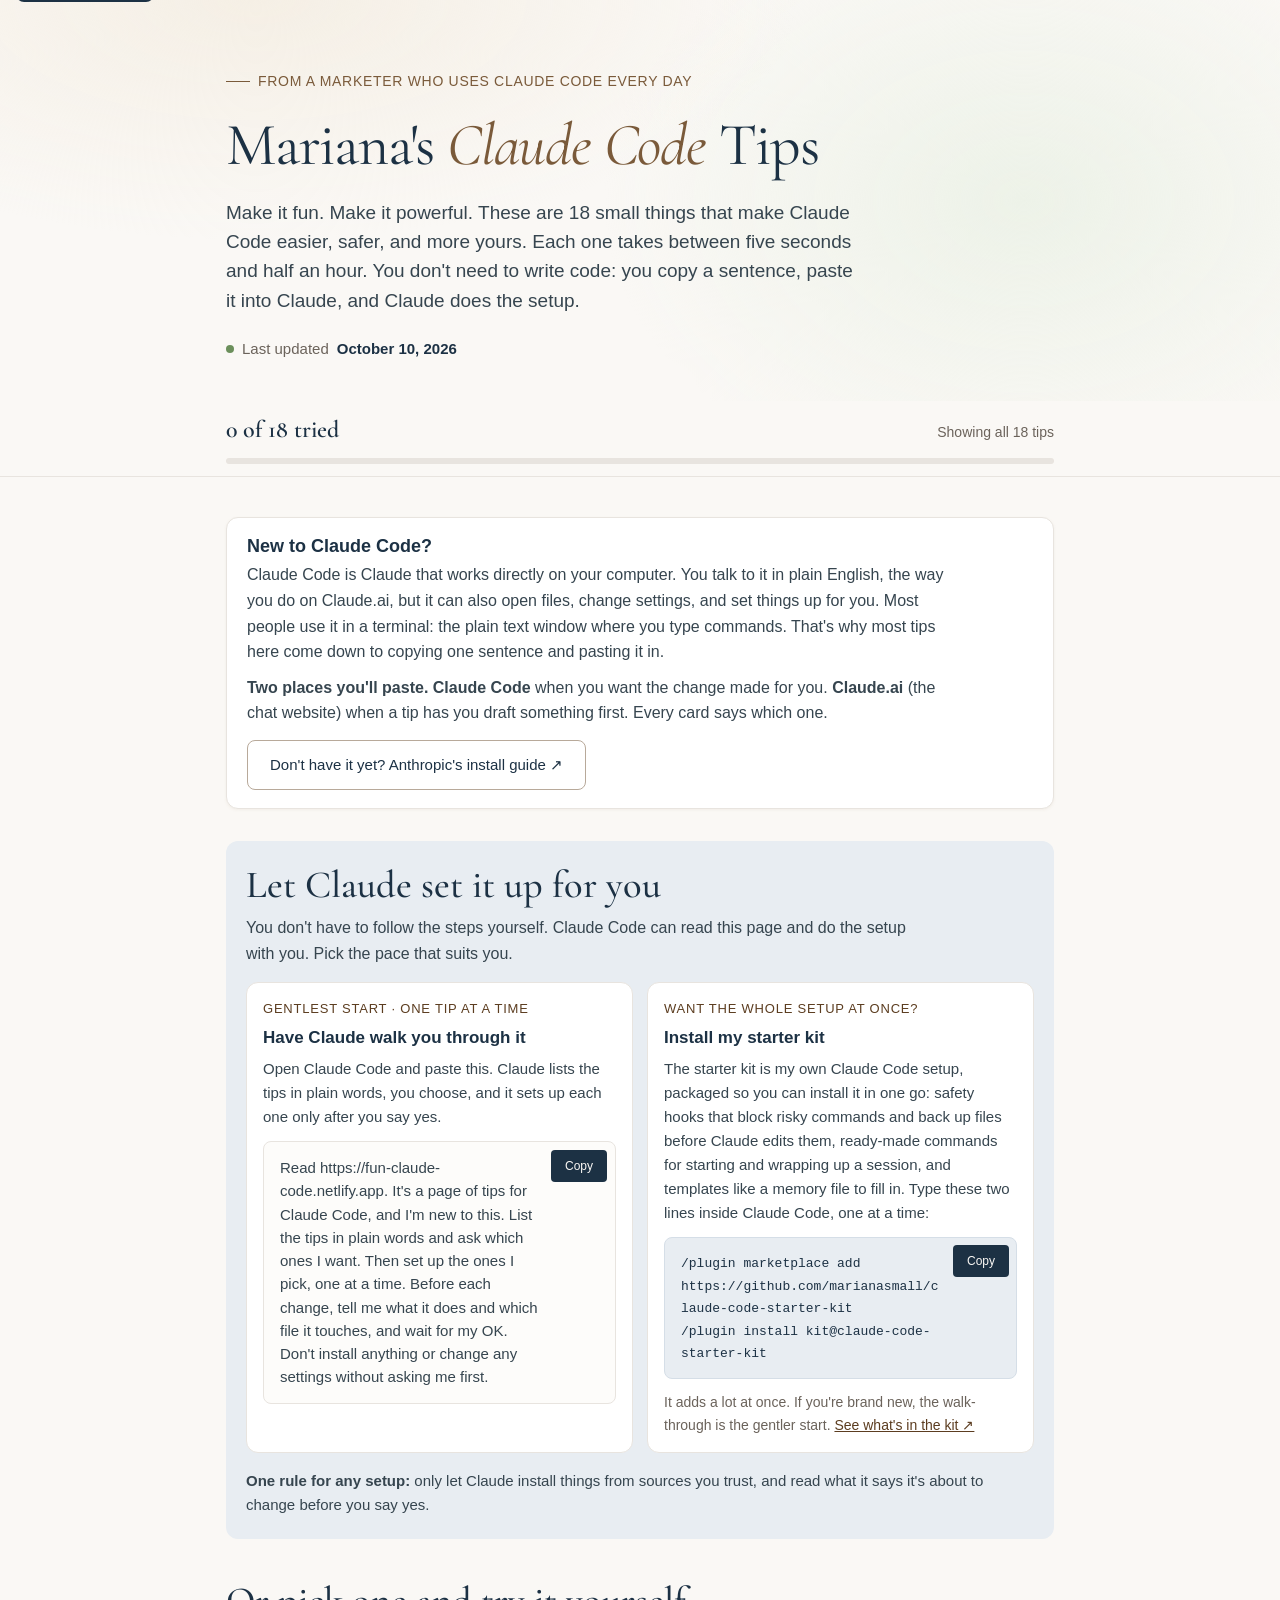
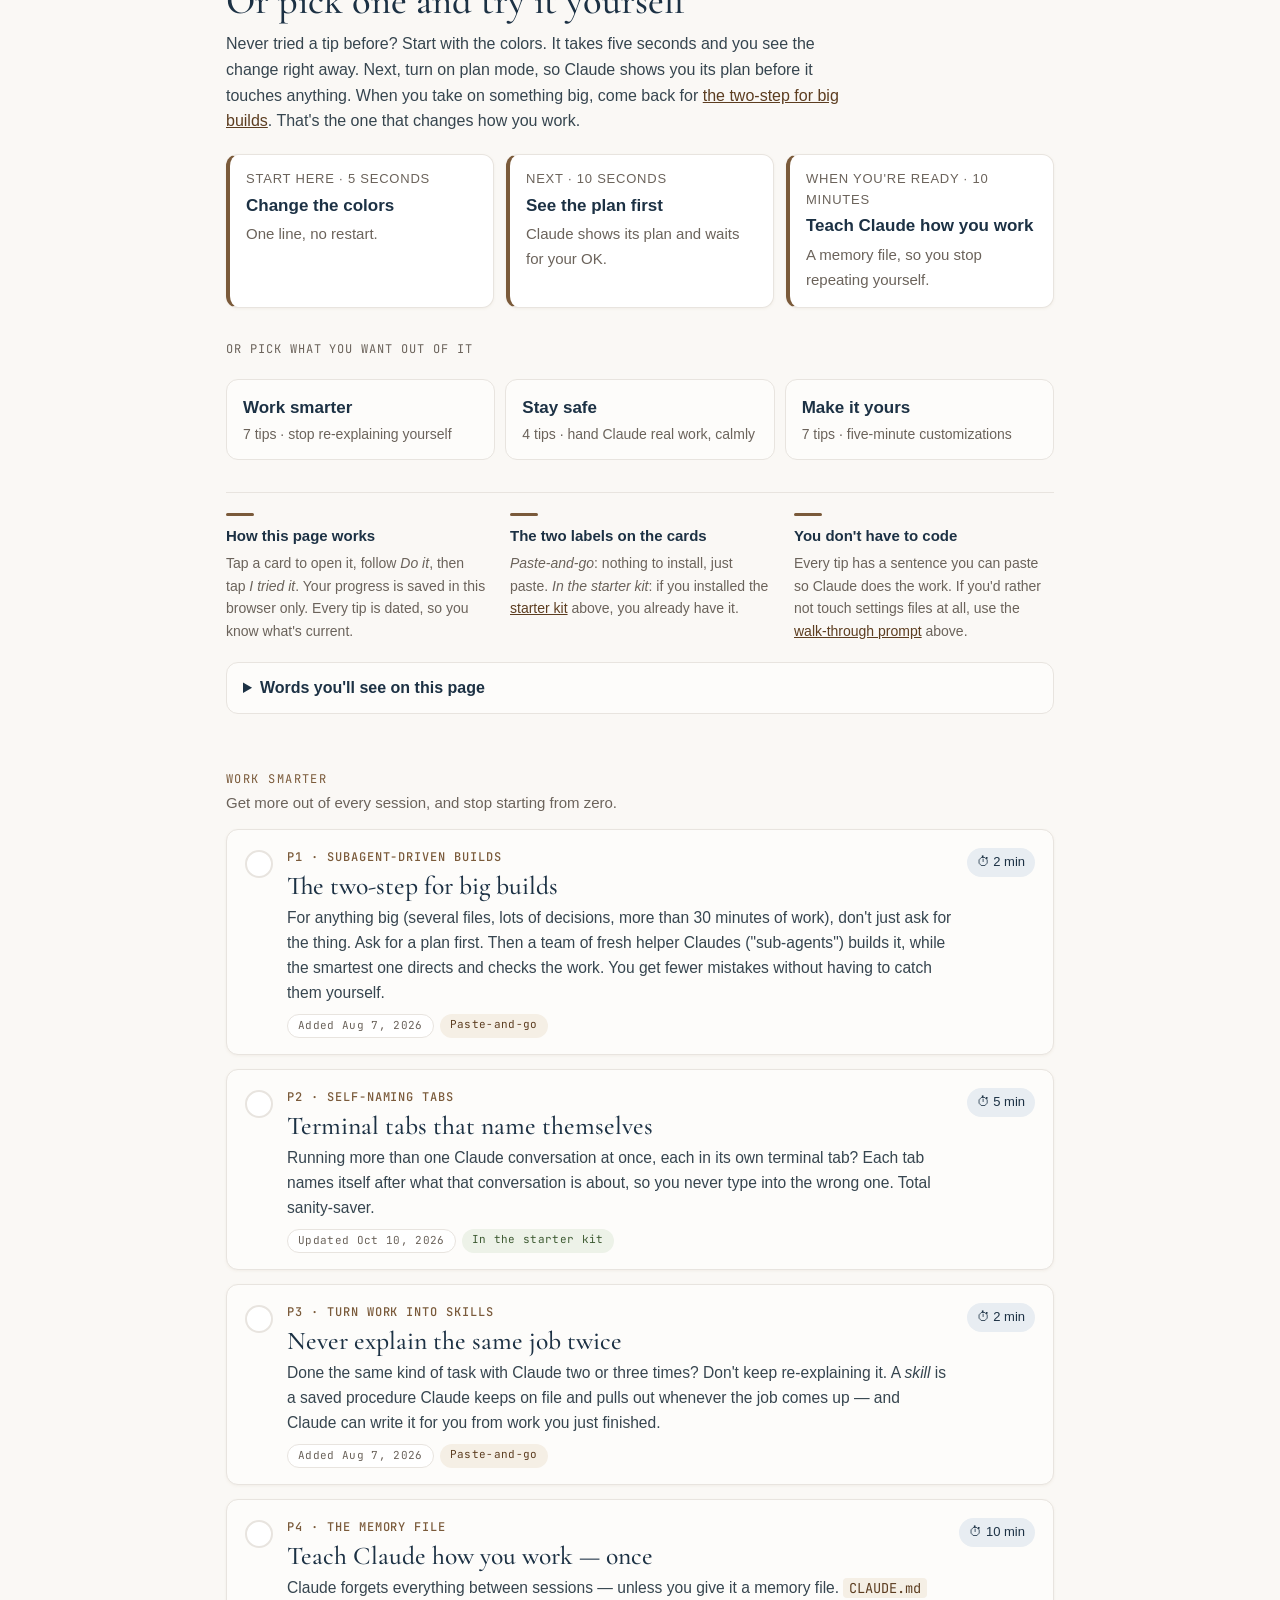
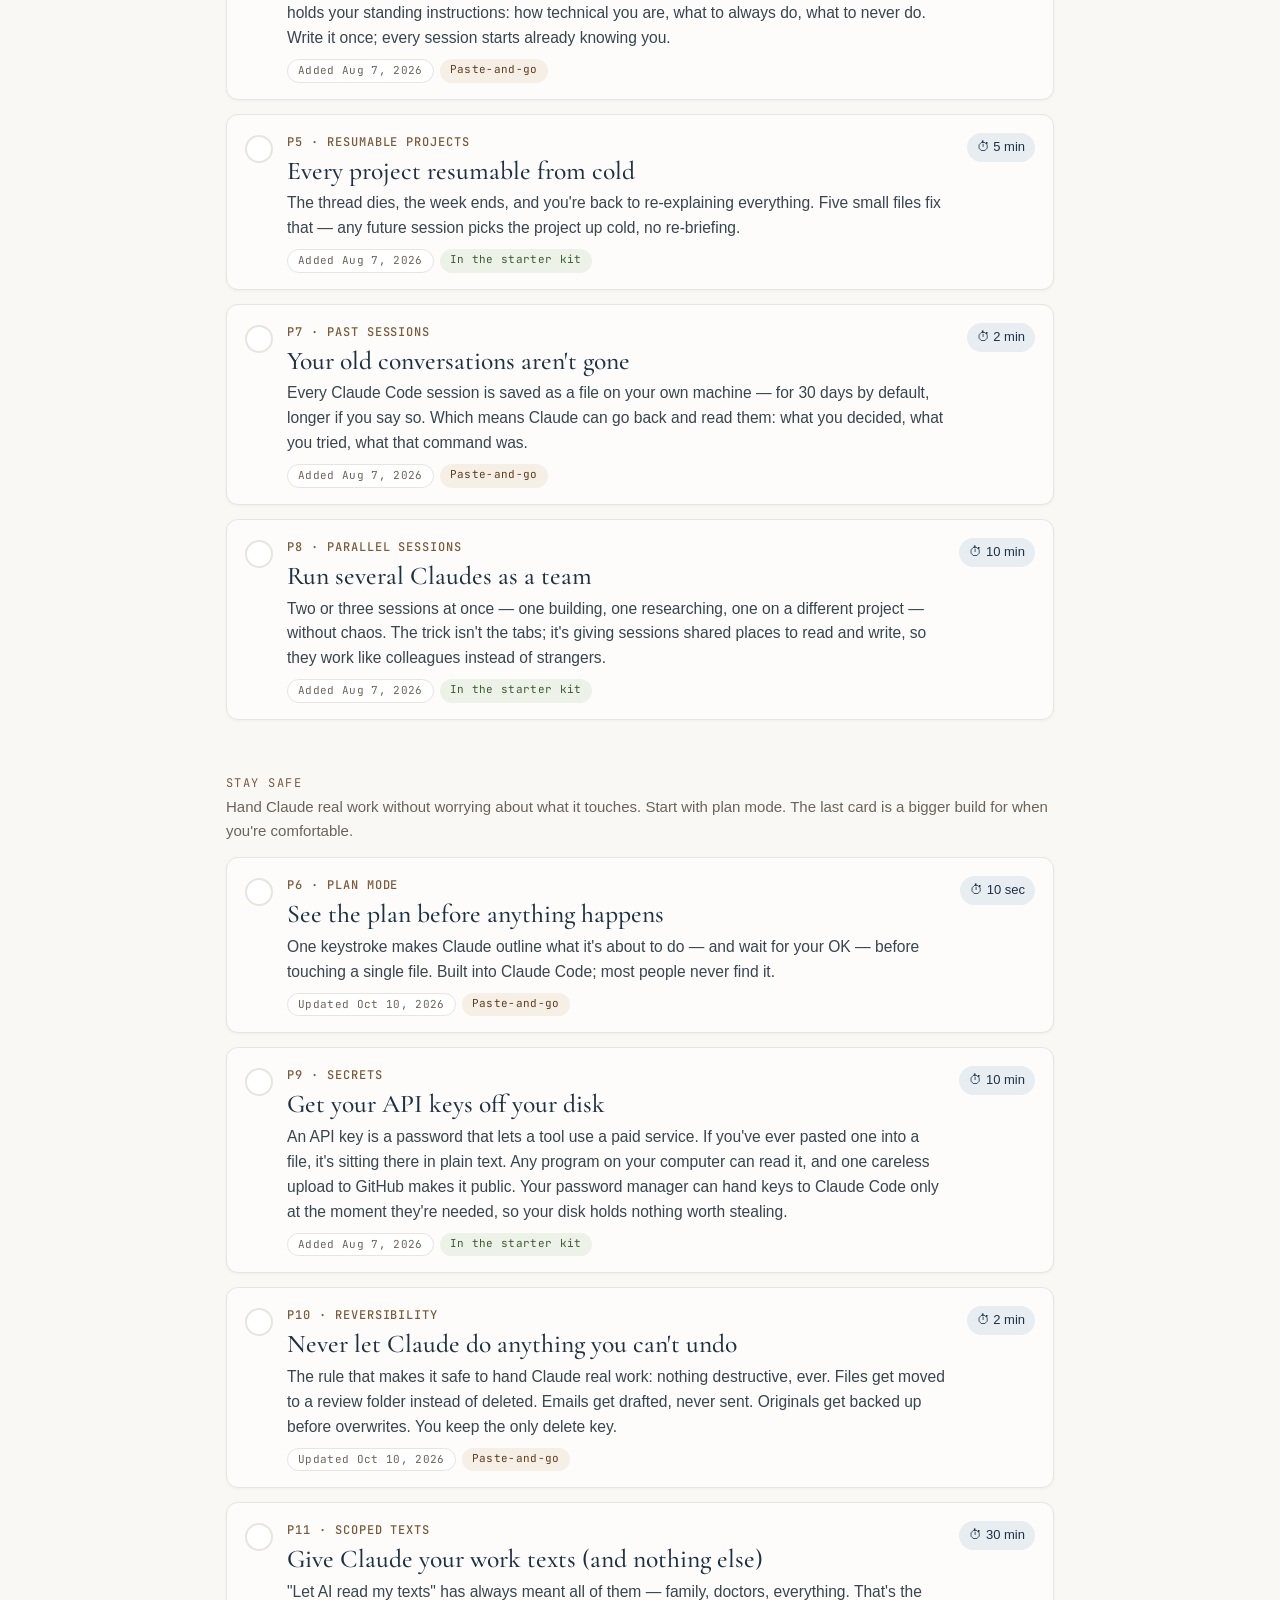
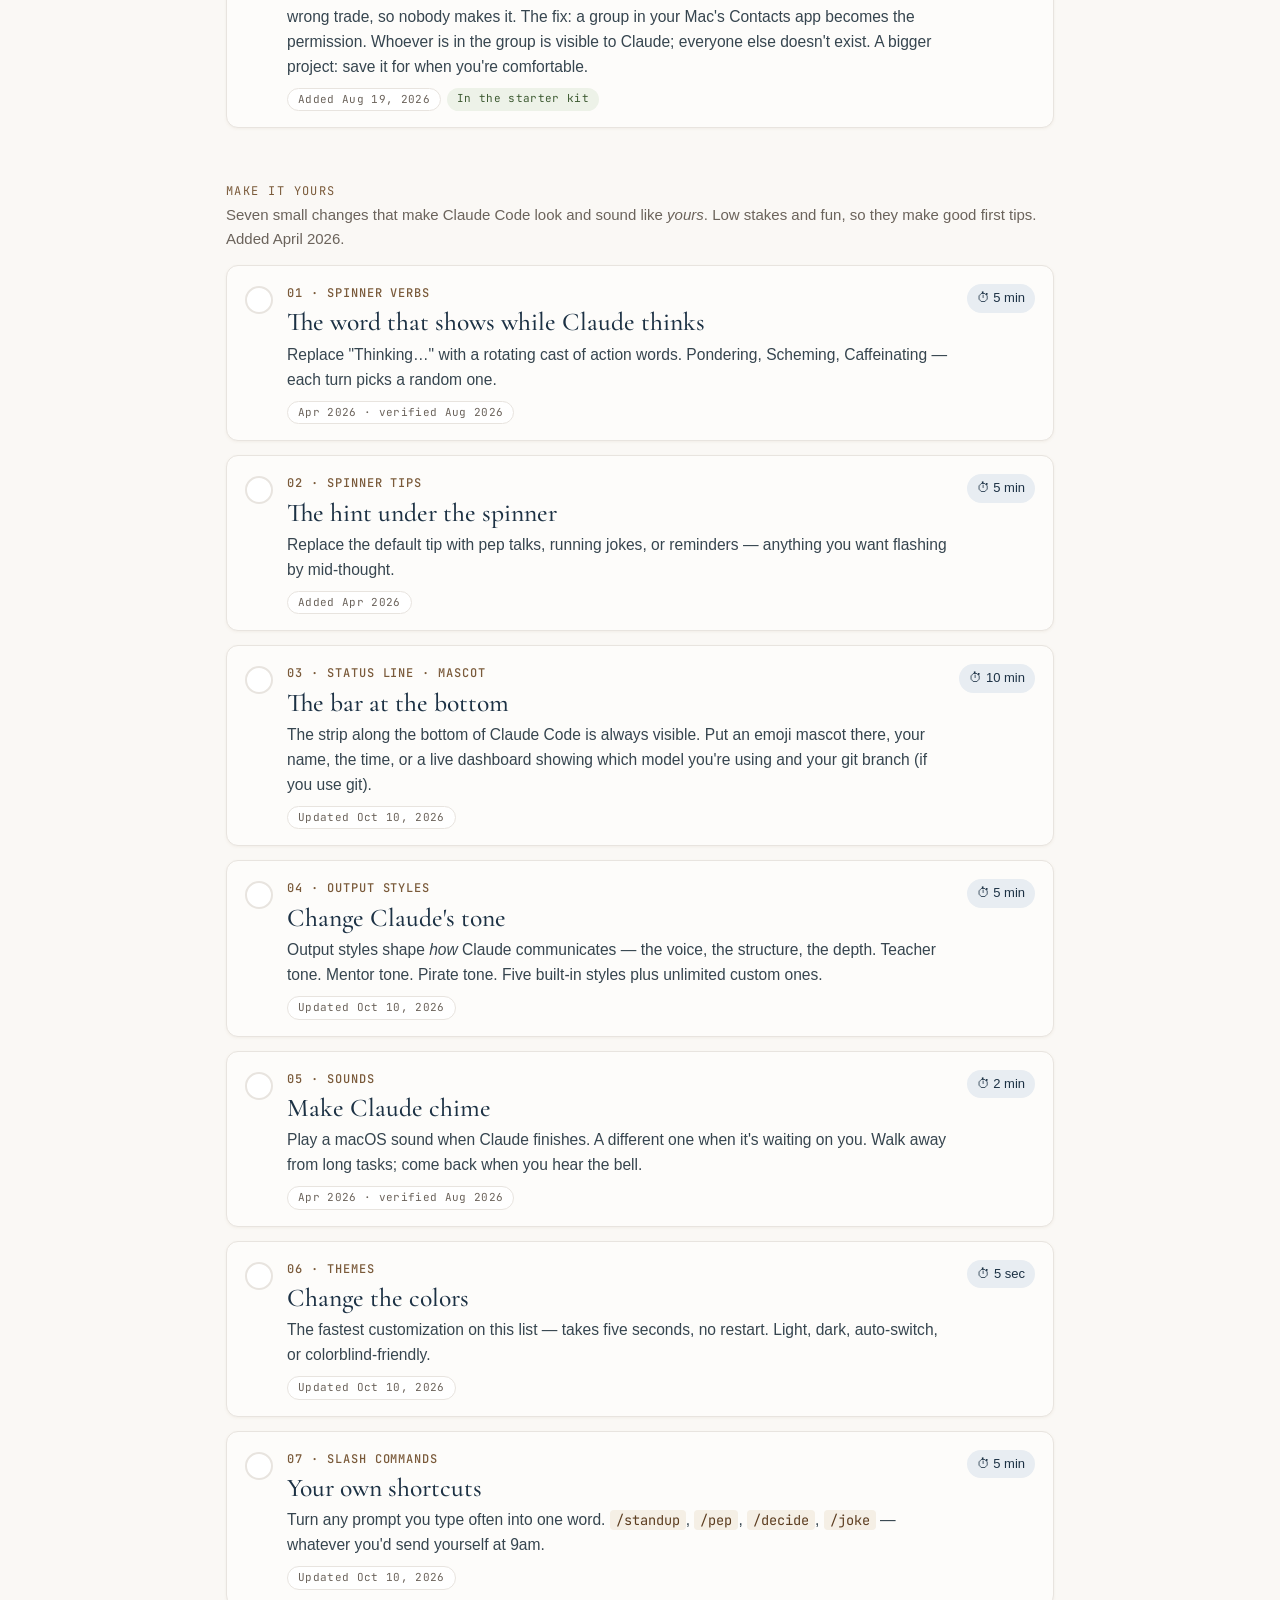
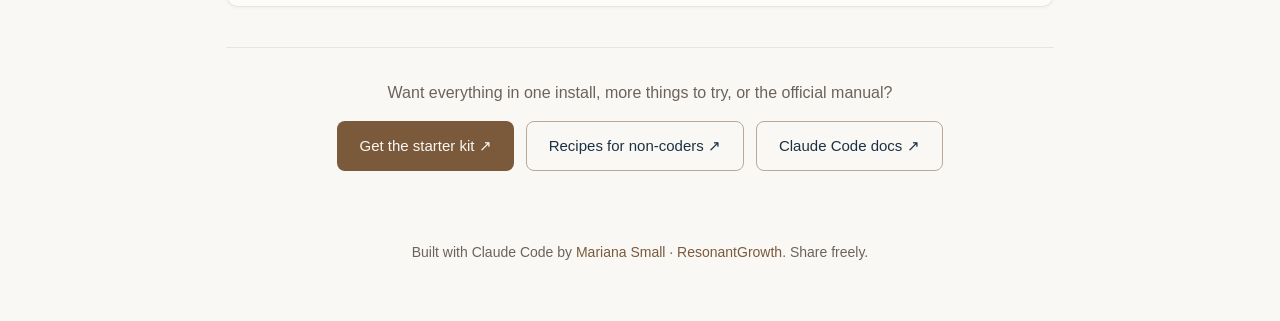
<file: site-v2/index.html>
<!DOCTYPE html>
<html lang="en" data-theme="light">
<head>
  <meta charset="UTF-8">
  <meta name="viewport" content="width=device-width, initial-scale=1.0">
  <title>Mariana's Claude Code Tips — make it fun, make it powerful</title>
  <meta name="description" content="Dated Claude Code tips for people who don't code: copy a sentence, paste it, and Claude does the setup. Power moves like plan mode and memory files, plus fun customizations like spinner verbs, mascots, sounds, and themes.">

  <meta property="og:title" content="Mariana's Claude Code Tips">
  <meta property="og:description" content="Make it fun. Make it powerful. Dated, copy-paste-ready Claude Code tips from daily use.">
  <meta property="og:type" content="website">

  <link rel="preconnect" href="https://fonts.googleapis.com">
  <link rel="preconnect" href="https://fonts.gstatic.com" crossorigin>
  <link href="https://fonts.googleapis.com/css2?family=Cormorant+Garamond:wght@400;500;600&family=JetBrains+Mono:wght@400;500&display=swap" rel="stylesheet">

  <!--
    Step-card draft (2026-10-10). Built with the step-card-builder skill from site/index.html.
    Same 18 tips, same paste-ready text, same anchor ids. Restructured into goal buckets.
    DRAFT PREVIEW ONLY: the live site is still site/index.html.
  -->
  <style>
    :root {
      /* Mariana's site palette (unchanged from site/index.html) */
      --color-navy: #1C3144;
      --color-navy-medium: #2A4A66;
      --color-navy-wash: #E8EDF2;
      --color-linen: #FAF8F5;
      --color-ivory: #FDFCFA;
      --color-cognac: #7A5A3A;
      --color-cognac-dark: #5C3D20;
      --color-cognac-wash: #F5EFE5;
      --color-sage: #6B8F5B;
      --color-sage-dark: #3D5A32;
      --color-sage-wash: #EDF2E8;
      --color-warm-grey: #6B635B;
      --color-warm-grey-light: #E8E4DF;
      --color-charcoal: #36454F;

      /* Step-card tokens mapped onto the palette */
      --bg: #FAF8F5;
      --surface: var(--color-ivory);
      --surface-2: #FFFFFF;
      --ink: var(--color-navy);
      --body: var(--color-charcoal);
      --muted: var(--color-warm-grey);
      --line: var(--color-warm-grey-light);
      --accent: var(--color-cognac);
      --accent-dark: var(--color-cognac-dark);
      --accent-soft: var(--color-cognac-wash);
      --done: var(--color-sage);
      --done-soft: var(--color-sage-wash);
      --tip-bg: var(--color-sage-wash);
      --tip-border: var(--color-sage);
      --code-bg: var(--color-navy-wash);
      --code-ink: var(--color-navy);
      --btn: var(--color-navy);
      --btn-ink: var(--color-linen);

      --font-display: 'Cormorant Garamond', 'Georgia', serif;
      --font-body: -apple-system, BlinkMacSystemFont, 'Segoe UI', 'Helvetica Neue', Arial, sans-serif;
      --font-mono: 'JetBrains Mono', 'SF Mono', 'Menlo', monospace;

      --radius: 0.75rem;
      --shadow-subtle: 0 1px 3px rgba(139, 109, 76, 0.08);
      --shadow-medium: 0 4px 12px rgba(139, 109, 76, 0.10);
    }

    * { box-sizing: border-box; }
    [hidden] { display: none !important; }
    html { scroll-behavior: smooth; }
    html, body { margin: 0; overflow-x: clip; } /* clip, not hidden: hidden breaks the sticky progress bar */
    body {
      font-family: var(--font-body);
      font-size: 1rem;
      line-height: 1.6;
      color: var(--body);
      background: var(--bg);
      -webkit-font-smoothing: antialiased;
    }
    button { font: inherit; color: inherit; }
    a { color: var(--accent); }
    a:hover { color: var(--accent-dark); }
    :focus-visible { outline: 2px solid var(--color-navy-medium); outline-offset: 2px; }

    .wrap { max-width: 860px; margin: 0 auto; padding: 0 16px; }

    .skip-link {
      position: absolute; top: -40px; left: 16px;
      background: var(--color-navy); color: var(--color-linen);
      padding: 8px 16px; border-radius: 8px; z-index: 100; text-decoration: none;
    }
    .skip-link:focus { top: 16px; }

    /* ============== HERO (site identity) ============== */
    .hero {
      background:
        radial-gradient(ellipse 900px 400px at 20% 0%, var(--color-cognac-wash) 0%, transparent 60%),
        radial-gradient(ellipse 700px 500px at 80% 50%, var(--color-sage-wash) 0%, transparent 60%),
        var(--color-linen);
      padding: 4rem 0 2.5rem;
    }
    .hero-eyebrow {
      display: inline-flex; align-items: center; gap: 0.5rem;
      font-size: 0.875rem; font-weight: 500; letter-spacing: 0.05em; text-transform: uppercase;
      color: var(--accent); margin-bottom: 1.25rem;
    }
    .hero-eyebrow::before { content: ""; width: 24px; height: 1px; background: var(--accent); }
    h1.hero-title {
      font-family: var(--font-display); font-weight: 400;
      font-size: clamp(2rem, 5.5vw, 3.75rem); line-height: 1.08; letter-spacing: -0.02em;
      color: var(--ink); margin: 0 0 1.25rem;
    }
    .hero-title em { font-style: italic; color: var(--accent); }
    .hero-lede { font-size: 1.1875rem; line-height: 1.55; margin: 0 0 1.25rem; max-width: 640px; }
    .hero-updated { display: inline-flex; align-items: center; gap: 0.5rem; margin: 0; font-size: 0.9375rem; color: var(--muted); }
    .hero-updated::before { content: ""; width: 8px; height: 8px; border-radius: 50%; background: var(--color-sage); }
    .hero-updated strong { color: var(--ink); font-weight: 600; }

    /* ============== PROGRESS HEADER ============== */
    .progress {
      position: sticky; top: 0; z-index: 20;
      background: rgba(250, 248, 245, 0.96);
      border-bottom: 1px solid var(--line);
      padding: 10px 0 12px;
      backdrop-filter: blur(6px);
    }
    .progress-row { display: flex; justify-content: space-between; align-items: baseline; gap: 12px; flex-wrap: wrap; }
    .progress .count { font-family: var(--font-display); font-size: 1.5rem; font-weight: 600; color: var(--ink); margin: 0; }
    .progress .where { color: var(--muted); font-size: 0.875rem; }
    .bar { height: 6px; background: var(--line); border-radius: 99px; margin-top: 8px; overflow: hidden; }
    .bar span { display: block; height: 100%; width: 0; background: var(--done); border-radius: 99px; transition: width .4s ease; }

    /* ============== START SCREEN ============== */
    .start { padding: 2.5rem 0 1rem; }
    .start h2 {
      font-family: var(--font-display); font-weight: 500;
      font-size: clamp(1.75rem, 3.5vw, 2.4rem); color: var(--ink); margin: 0 0 0.5rem; line-height: 1.15;
    }
    .start > p { margin: 0 0 1.25rem; max-width: 640px; }
    .quick { display: grid; grid-template-columns: 1fr; gap: 12px; margin-bottom: 2rem; }
    @media (min-width: 640px) { .quick { grid-template-columns: 1fr 1fr; } }
    .quick a {
      display: block; text-decoration: none; color: var(--ink);
      background: var(--surface-2); border: 1px solid var(--line); border-left: 4px solid var(--accent);
      border-radius: var(--radius); padding: 14px 16px; min-height: 44px; box-shadow: var(--shadow-subtle);
    }
    .quick a:hover, .quick a:focus-visible { border-color: var(--accent); box-shadow: var(--shadow-medium); }
    .quick small { display: block; color: var(--muted); font-size: 0.8125rem; text-transform: uppercase; letter-spacing: 0.06em; }
    .quick b { display: block; font-size: 1.0625rem; margin: 2px 0; }
    .quick span { color: var(--muted); font-size: 0.9375rem; }

    .pick-label { font-family: var(--font-mono); font-size: 0.75rem; text-transform: uppercase; letter-spacing: 0.08em; color: var(--muted); margin: 0 0 10px; }
    .buckets { display: grid; grid-template-columns: 1fr; gap: 10px; }
    @media (min-width: 640px) { .buckets { grid-template-columns: repeat(3, 1fr); } }
    .bucket-btn {
      text-align: left; cursor: pointer; background: var(--surface); color: var(--ink);
      border: 1px solid var(--line); border-radius: var(--radius); padding: 14px 16px; min-height: 44px;
      transition: border-color .15s, background .15s;
    }
    .bucket-btn:hover { border-color: var(--accent); }
    .bucket-btn[aria-pressed="true"] { background: var(--color-navy); color: var(--color-linen); border-color: var(--color-navy); }
    .bucket-btn[aria-pressed="true"] span { color: rgba(250, 248, 245, 0.8); }
    .bucket-btn b { display: block; font-size: 1.0625rem; }
    .bucket-btn span { display: block; font-size: 0.875rem; color: var(--muted); margin-top: 2px; }
    .show-all { margin-top: 10px; background: none; border: 0; padding: 10px 0; min-height: 44px; color: var(--accent); text-decoration: underline; cursor: pointer; }

    .about { display: grid; grid-template-columns: 1fr; gap: 14px; margin: 2rem 0 0; padding: 1.25rem 0 0; border-top: 1px solid var(--line); }
    @media (min-width: 768px) { .about { grid-template-columns: repeat(3, 1fr); gap: 24px; } }
    .about h3 { font-size: 0.9375rem; color: var(--ink); margin: 0 0 4px; }
    .about h3::before { content: ""; display: block; width: 28px; height: 3px; background: var(--accent); margin-bottom: 8px; border-radius: 2px; }
    .about p { font-size: 0.875rem; color: var(--muted); margin: 0; }
    .about a { color: var(--accent-dark); }
    @media (min-width: 900px) { .quick { grid-template-columns: repeat(3, 1fr); } }
    .start > p a { color: var(--accent-dark); }

    /* New-to-Claude-Code box */
    .newhere { background: var(--surface-2); border: 1px solid var(--line); border-radius: var(--radius); padding: 18px 20px; margin: 0 0 2rem; box-shadow: var(--shadow-subtle); }
    .start .newhere-title { font-family: var(--font-body); font-weight: 700; font-size: 1.125rem; margin: 0 0 6px; }
    .newhere p { margin: 0 0 10px; max-width: 720px; }
    .newhere .newhere-cta { margin: 14px 0 0; }

    /* Let Claude set it up */
    .setup { background: var(--color-navy-wash); border-radius: var(--radius); padding: 22px 20px; margin: 0 0 2.5rem; scroll-margin-top: 80px; }
    .setup .setup-lede { margin: 0 0 16px; max-width: 680px; }
    .setup-grid { display: grid; grid-template-columns: 1fr; gap: 14px; }
    @media (min-width: 820px) { .setup-grid { grid-template-columns: 1fr 1fr; } }
    .setup-opt { background: var(--surface-2); border: 1px solid var(--line); border-radius: var(--radius); padding: 16px; min-width: 0; }
    .setup-opt small { display: block; color: var(--accent-dark); font-size: 0.8125rem; text-transform: uppercase; letter-spacing: 0.06em; }
    .setup-opt h3 { font-size: 1.0625rem; color: var(--ink); margin: 4px 0 6px; }
    .setup-opt p { margin: 0 0 12px; font-size: 0.9375rem; }
    .setup-opt .setup-small { font-size: 0.875rem; color: var(--muted); margin: 10px 0 0; }
    .setup-opt a { color: var(--accent-dark); }
    .safety-line { margin: 16px 0 0; font-size: 0.9375rem; }
    .setup-opt pre.code { white-space: pre-wrap; overflow-wrap: anywhere; }

    /* Glossary */
    .glossary { margin: 1.25rem 0 0; border: 1px solid var(--line); border-radius: var(--radius); background: var(--surface); }
    .glossary summary { cursor: pointer; padding: 12px 16px; min-height: 44px; font-weight: 600; color: var(--ink); }
    .glossary dl { margin: 0; padding: 0 16px 14px; display: grid; grid-template-columns: 1fr; gap: 2px 18px; }
    @media (min-width: 720px) { .glossary dl { grid-template-columns: 9rem 1fr; } }
    .glossary dt { font-weight: 600; color: var(--ink); margin-top: 8px; }
    .glossary dd { margin: 0; font-size: 0.9375rem; }
    @media (min-width: 720px) { .glossary dd { margin-top: 8px; } }

    /* "Easier way" pointer on hand-edit cards */
    .easy-note { background: var(--tip-bg); border-left: 3px solid var(--tip-border); border-radius: 0 8px 8px 0; padding: 10px 14px; margin: 14px 0; font-size: 0.9375rem; }
    .easy-note a { color: var(--color-sage-dark); }

    /* ============== BUCKETS + CARDS ============== */
    .bucket { padding-top: 1.5rem; scroll-margin-top: 80px; }
    .section-label {
      font-family: var(--font-mono); font-size: 0.75rem; letter-spacing: 0.12em; text-transform: uppercase;
      color: var(--accent); margin: 1rem 0 2px;
    }
    .bucket-lede { color: var(--muted); margin: 0 0 14px; font-size: 0.9375rem; }

    .card {
      background: var(--surface); border: 1px solid var(--line); border-radius: var(--radius);
      margin-bottom: 14px; box-shadow: var(--shadow-subtle); transition: border-color .15s;
      scroll-margin-top: 80px;
    }
    .card:hover, .card:focus-within { border-color: var(--color-taupe, #B8A99A); }
    .card-head { display: grid; grid-template-columns: auto 1fr auto; gap: 14px; padding: 18px 18px 16px; cursor: pointer; align-items: start; }
    .check {
      width: 28px; height: 28px; min-width: 28px; border-radius: 50%; border: 2px solid var(--color-warm-grey-light);
      background: var(--surface-2); cursor: pointer; display: grid; place-items: center; margin-top: 2px; padding: 0;
      position: relative;
    }
    .check::after { content: ""; position: absolute; inset: -8px; }
    .card:hover .check { border-color: var(--accent); }
    .check svg { width: 14px; height: 14px; opacity: 0; }
    .card.done .check { background: var(--done); border-color: var(--done); }
    .card.done .check svg { opacity: 1; }
    .eyebrow { font-family: var(--font-mono); font-size: 0.75rem; letter-spacing: 0.08em; text-transform: uppercase; color: var(--accent); font-weight: 500; }
    .title { font-family: var(--font-display); font-size: 1.6rem; font-weight: 500; line-height: 1.15; color: var(--ink); margin: 4px 0 6px; }
    .card.done .title { color: var(--muted); }
    .hook { margin: 0; font-size: 0.975rem; }
    .meta { margin-top: 8px; display: flex; flex-wrap: wrap; gap: 6px; }
    .date-pill, .path-badge {
      display: inline-block; padding: 2px 10px; border-radius: 999px;
      font-family: var(--font-mono); font-size: 0.6875rem; letter-spacing: 0.03em;
    }
    .date-pill { border: 1px solid var(--line); background: var(--surface-2); color: var(--muted); }
    .path-paste { background: var(--color-cognac-wash); color: var(--color-cognac-dark); }
    .path-kit { background: var(--color-sage-wash); color: var(--color-sage-dark); }
    .head-right { display: flex; gap: 8px; align-items: center; justify-content: flex-end; }
    .badge { background: var(--color-navy-wash); color: var(--ink); border-radius: 99px; padding: 4px 10px; font-size: 0.8125rem; white-space: nowrap; }
    .done-chip { display: none; background: var(--done-soft); color: var(--color-sage-dark); border-radius: 99px; padding: 1px 8px; font-size: 0.6875rem; font-weight: 600; margin-left: 6px; letter-spacing: 0.04em; }
    .card.done .done-chip { display: inline-block; }
    @media (max-width: 560px) {
      .card-head { grid-template-columns: auto 1fr; padding: 16px 14px 14px; gap: 12px; }
      .head-right { grid-column: 2; justify-content: flex-start; }
      .title { font-size: 1.4rem; }
    }

    .card-body { display: none; border-top: 1px solid var(--line); background: var(--surface-2); padding: 4px 18px 20px; border-radius: 0 0 var(--radius) var(--radius); }
    .card.open .card-body { display: block; }
    @media (max-width: 560px) { .card-body { padding: 4px 14px 18px; } }
    .because { background: var(--accent-soft); border-radius: 10px; padding: 10px 12px; margin: 14px 0 6px; }
    .because b { color: var(--accent-dark); }
    .tabs { display: flex; gap: 2px; border-bottom: 1px solid var(--line); overflow-x: auto; scrollbar-width: none; margin: 0 -4px; }
    .tabs::-webkit-scrollbar { display: none; }
    .tab { background: none; border: 0; border-bottom: 2px solid transparent; padding: 12px 10px; cursor: pointer; color: var(--muted); white-space: nowrap; min-height: 44px; }
    .tab[aria-selected="true"] { color: var(--accent-dark); border-bottom-color: var(--accent); font-weight: 600; }
    .panel { display: none; padding-top: 14px; }
    .panel.active { display: block; }
    .panel h3 { font-size: 1.0625rem; color: var(--ink); margin: 6px 0 8px; }
    .panel h4 { font-size: 0.9375rem; color: var(--ink); margin: 18px 0 6px; }
    .panel p { margin: 0 0 12px; }
    .panel ul { padding-left: 1.2rem; margin: 0 0 12px; }
    .panel li { margin-bottom: 4px; }

    /* Paste boxes (light) */
    .prompt-box {
      background: var(--color-ivory); border: 1px solid var(--line); border-radius: 0.5rem;
      padding: 14px 76px 14px 16px; margin: 10px 0 12px; position: relative; font-size: 0.9375rem; line-height: 1.55;
      overflow-wrap: anywhere;
    }
    .prompt-box .slot { background: var(--color-sage-wash); color: var(--ink); padding: 1px 8px; border-radius: 4px; font-weight: 600; font-size: 0.875rem; }
    .prompt-box code { background: var(--color-linen); padding: 1px 6px; border-radius: 4px; font-size: 0.8125rem; font-family: var(--font-mono); }
    .code-wrap { position: relative; margin: 10px 0 12px; }
    pre.code {
      background: var(--code-bg); color: var(--code-ink); border: 1px solid #D5DEE7;
      padding: 14px 76px 14px 16px; border-radius: 0.5rem; overflow-x: auto; margin: 0;
      font-family: var(--font-mono); font-size: 0.8125rem; line-height: 1.65;
    }
    pre.code code { color: inherit; background: transparent; padding: 0; }
    .copy-btn {
      position: absolute; top: 8px; right: 8px; padding: 4px 10px; min-height: 32px; min-width: 56px;
      background: var(--color-navy); color: var(--color-linen); border: 0; border-radius: 4px;
      font-size: 0.75rem; font-weight: 500; cursor: pointer; z-index: 1;
    }
    .copy-btn:hover, .copy-btn:focus-visible { background: var(--accent); }
    .copy-btn.copied { background: var(--color-sage); }
    p code, li code, h3 code, td code, .hook code {
      background: var(--color-cognac-wash); color: var(--color-cognac-dark);
      padding: 1px 6px; border-radius: 4px; font-family: var(--font-mono); font-size: 0.875em; overflow-wrap: anywhere;
    }

    .section-note, .kit-note {
      background: var(--color-sage-wash); border-left: 3px solid var(--color-sage);
      padding: 12px 14px; margin: 12px 0; border-radius: 0 0.5rem 0.5rem 0; font-size: 0.9375rem;
    }
    .section-note strong, .kit-note strong { color: var(--ink); }
    .ex-list { padding-left: 1.2rem; color: var(--muted); font-size: 0.9375rem; }
    .muted-note { font-size: 0.9375rem; color: var(--muted); }
    .docs-link { margin-top: 16px !important; padding-top: 12px; border-top: 1px dashed var(--line); font-size: 0.875rem; }
    .docs-link a { text-decoration: none; font-weight: 500; }
    .docs-link a:hover { text-decoration: underline; }

    /* Terminal preview, light version of the site's preview box */
    .preview {
      background: var(--code-bg); border: 1px solid #D5DEE7; border-radius: var(--radius);
      padding: 16px; margin: 4px 0 16px; color: var(--ink);
      font-family: var(--font-mono); font-size: 0.8125rem; line-height: 1.7; position: relative; overflow-x: auto;
    }
    .preview::before {
      content: ""; position: absolute; top: 12px; left: 14px; width: 52px; height: 12px;
      background:
        radial-gradient(circle at 6px 6px, #FF5F57 5px, transparent 5px),
        radial-gradient(circle at 24px 6px, #FEBC2E 5px, transparent 5px),
        radial-gradient(circle at 42px 6px, #28C840 5px, transparent 5px);
    }
    .preview-cap { display: block; font-family: var(--font-body); font-size: 0.75rem; text-transform: uppercase; letter-spacing: 0.08em; color: var(--muted); text-align: right; margin-top: -4px; }
    .preview-body { margin-top: 18px; }
    .preview-line { display: block; }
    .preview-line .prompt { color: var(--color-sage-dark); }
    .preview-line .dim { color: #5E6B78; }
    .preview-line .accent { color: var(--accent-dark); font-weight: 500; }
    .preview-line .pulse { display: inline-block; color: var(--accent); animation: pulse 1.4s ease-in-out infinite; }
    @keyframes pulse { 0%, 100% { opacity: 0.6; } 50% { opacity: 1; } }

    /* Theme swatches + sound list (from the site) */
    .theme-swatches { display: grid; grid-template-columns: repeat(2, 1fr); gap: 8px; margin: 4px 0 14px; }
    @media (min-width: 500px) { .theme-swatches { grid-template-columns: repeat(4, 1fr); } }
    .swatch { aspect-ratio: 1.6; border-radius: 0.5rem; box-shadow: var(--shadow-subtle); display: flex; align-items: flex-end; padding: 8px; font-family: var(--font-mono); font-size: 0.6875rem; color: rgba(255,255,255,0.92); font-weight: 500; }
    .swatch.light { color: var(--ink); }
    .swatch-dark { background: linear-gradient(135deg, #1C3144 0%, #0A1620 100%); }
    .swatch-light { background: linear-gradient(135deg, #FAF8F5 0%, #E8E4DF 100%); border: 1px solid var(--line); }
    .swatch-auto { background: linear-gradient(90deg, #1C3144 50%, #FAF8F5 50%); color: #D4A574; text-shadow: 0 1px 2px rgba(0,0,0,0.3); }
    .swatch-dark-dalt { background: linear-gradient(135deg, #1B3A5C 0%, #0F1E35 100%); }
    .swatch-light-dalt { background: linear-gradient(135deg, #F5F0E8 0%, #E0D4C2 100%); }
    .swatch-dark-ansi { background: linear-gradient(135deg, #2E1A47 0%, #0A0520 100%); }
    .swatch-light-ansi { background: linear-gradient(135deg, #FBF5E8 0%, #E8DCC0 100%); }
    .sound-list { display: grid; grid-template-columns: repeat(2, 1fr); gap: 8px; margin: 4px 0 14px; list-style: none; padding: 0 !important; }
    .sound-item { display: flex; align-items: center; gap: 8px; padding: 8px 12px; background: var(--color-linen); border: 1px solid var(--line); border-radius: 0.5rem; font-size: 0.875rem; color: var(--ink); margin: 0 !important; }
    .sound-item .wave { display: inline-flex; align-items: center; gap: 2px; }
    .sound-item .wave span { display: inline-block; width: 2px; background: var(--accent); border-radius: 1px; }
    .sound-item .wave span:nth-child(1) { height: 6px; }
    .sound-item .wave span:nth-child(2) { height: 10px; }
    .sound-item .wave span:nth-child(3) { height: 14px; }
    .sound-item .wave span:nth-child(4) { height: 8px; }
    .sound-item .wave span:nth-child(5) { height: 4px; }
    .table-scroll { overflow-x: auto; }
    .theme-table { width: 100%; border-collapse: collapse; margin: 8px 0 12px; font-size: 0.9375rem; }
    .theme-table th, .theme-table td { padding: 8px 12px; text-align: left; border-bottom: 1px solid var(--line); }
    .theme-table th { font-weight: 600; color: var(--ink); font-size: 0.8125rem; letter-spacing: 0.04em; text-transform: uppercase; }

    .btn { background: var(--btn); color: var(--btn-ink); border: 0; border-radius: 0.5rem; padding: 12px 18px; cursor: pointer; min-height: 44px; font-weight: 500; }
    .btn:hover { background: var(--accent); }
    .card-foot { border-top: 1px solid var(--line); margin-top: 18px; padding-top: 14px; display: flex; align-items: center; justify-content: space-between; gap: 12px; flex-wrap: wrap; }
    .card-foot p { font-size: 0.875rem; color: var(--muted); margin: 0; }


    /* ============== CLOSING + FOOTER (light) ============== */
    .closing { margin-top: 2.5rem; padding: 2rem 0; border-top: 1px solid var(--line); text-align: center; }
    .closing p { color: var(--muted); margin: 0 0 1rem; }
    .closing-links { display: flex; justify-content: center; flex-wrap: wrap; gap: 12px; }
    .btn-primary, .btn-ghost { display: inline-flex; align-items: center; padding: 12px 22px; border-radius: 0.5rem; font-weight: 500; text-decoration: none; min-height: 44px; font-size: 0.9375rem; }
    .btn-primary { background: var(--accent); color: var(--color-linen); }
    .btn-primary:hover { background: var(--accent-dark); color: var(--color-linen); }
    .btn-ghost { color: var(--ink); border: 1px solid var(--color-taupe, #B8A99A); }
    .btn-ghost:hover { border-color: var(--ink); color: var(--ink); }
    footer { padding: 1.5rem 0 3rem; font-size: 0.875rem; color: var(--muted); text-align: center; }
    footer a { text-decoration: none; }
    footer a:hover { text-decoration: underline; }

    @media (prefers-reduced-motion: reduce) {
      *, *::before, *::after { animation-duration: 0.01ms !important; transition-duration: 0.01ms !important; }
      html { scroll-behavior: auto; }
    }
    @media print {
      .progress, .start { display: none; }
      .card-body { display: block !important; }
      .panel { display: block !important; }
    }
  </style>
</head>
<body>
  <a class="skip-link" href="#main">Skip to content</a>

  <header class="hero">
    <div class="wrap">
      <div class="hero-eyebrow">From a marketer who uses Claude Code every day</div>
      <h1 class="hero-title">Mariana's <em>Claude Code</em> Tips</h1>
      <p class="hero-lede">
        Make it fun. Make it powerful. These are 18 small things that make Claude Code easier, safer, and more yours.
        Each one takes between five seconds and half an hour. You don't need to write code: you copy a sentence,
        paste it into Claude, and Claude does the setup.
      </p>
      <p class="hero-updated">Last updated <strong>October 10, 2026</strong></p>
    </div>
  </header>

  <div class="progress" aria-live="polite">
    <div class="wrap">
      <div class="progress-row">
        <p class="count" id="countLabel">0 of 18 tried</p>
        <span class="where" id="whereLabel">Showing all 18 tips</span>
      </div>
      <div class="bar" role="progressbar" aria-label="Tips tried" aria-valuemin="0" aria-valuemax="18" aria-valuenow="0" id="bar"><span></span></div>
    </div>
  </div>

  <main id="main" class="wrap">

    <!-- ============ START SCREEN ============ -->
    <section class="start" id="start" aria-labelledby="h-start">

      <div class="newhere" id="new-here">
        <h2 class="newhere-title">New to Claude Code?</h2>
        <p>Claude Code is Claude that works directly on your computer. You talk to it in plain English, the way you do on Claude.ai, but it can also open files, change settings, and set things up for you. Most people use it in a terminal: the plain text window where you type commands. That's why most tips here come down to copying one sentence and pasting it in.</p>
        <p><b>Two places you'll paste.</b> <b>Claude Code</b> when you want the change made for you. <b>Claude.ai</b> (the chat website) when a tip has you draft something first. Every card says which one.</p>
        <p class="newhere-cta"><a class="btn-ghost" href="https://code.claude.com/docs/en/quickstart" target="_blank" rel="noopener noreferrer">Don't have it yet? Anthropic's install guide ↗</a></p>
      </div>

      <div class="setup" id="let-claude" role="region" aria-labelledby="h-let-claude">
        <h2 id="h-let-claude">Let Claude set it up for you</h2>
        <p class="setup-lede">You don't have to follow the steps yourself. Claude Code can read this page and do the setup with you. Pick the pace that suits you.</p>
        <div class="setup-grid">
          <div class="setup-opt">
            <small>Gentlest start · one tip at a time</small>
            <h3>Have Claude walk you through it</h3>
            <p>Open Claude Code and paste this. Claude lists the tips in plain words, you choose, and it sets up each one only after you say yes.</p>
            <div class="prompt-box">
              <button class="copy-btn" data-copy="p-guide">Copy</button>
              <div id="p-guide">Read https://fun-claude-code.netlify.app. It's a page of tips for Claude Code, and I'm new to this. List the tips in plain words and ask which ones I want. Then set up the ones I pick, one at a time. Before each change, tell me what it does and which file it touches, and wait for my OK. Don't install anything or change any settings without asking me first.</div>
            </div>
          </div>
          <div class="setup-opt">
            <small>Want the whole setup at once?</small>
            <h3>Install my starter kit</h3>
            <p>The starter kit is my own Claude Code setup, packaged so you can install it in one go: safety hooks that block risky commands and back up files before Claude edits them, ready-made commands for starting and wrapping up a session, and templates like a memory file to fill in. Type these two lines inside Claude Code, one at a time:</p>
            <div class="code-wrap">
              <button class="copy-btn" data-copy="c-kit">Copy</button>
              <pre class="code"><code id="c-kit">/plugin marketplace add https://github.com/marianasmall/claude-code-starter-kit
/plugin install kit@claude-code-starter-kit</code></pre>
            </div>
            <p class="setup-small">It adds a lot at once. If you're brand new, the walk-through is the gentler start. <a href="https://github.com/marianasmall/claude-code-starter-kit" target="_blank" rel="noopener noreferrer">See what's in the kit ↗</a></p>
          </div>
        </div>
        <p class="safety-line"><b>One rule for any setup:</b> only let Claude install things from sources you trust, and read what it says it's about to change before you say yes.</p>
      </div>

      <h2 id="h-start">Or pick one and try it yourself</h2>
      <p>Never tried a tip before? Start with the colors. It takes five seconds and you see the change right away. Next, turn on plan mode, so Claude shows you its plan before it touches anything. When you take on something big, come back for <a href="#subagent-builds">the two-step for big builds</a>. That's the one that changes how you work.</p>
      <div class="quick">
        <a href="#themes"><small>Start here · 5 seconds</small><b>Change the colors</b><span>One line, no restart.</span></a>
        <a href="#plan-mode"><small>Next · 10 seconds</small><b>See the plan first</b><span>Claude shows its plan and waits for your OK.</span></a>
        <a href="#claude-md"><small>When you're ready · 10 minutes</small><b>Teach Claude how you work</b><span>A memory file, so you stop repeating yourself.</span></a>
      </div>

      <p class="pick-label" id="pick-label">Or pick what you want out of it</p>
      <div class="buckets" role="group" aria-labelledby="pick-label">
        <button class="bucket-btn" data-pick="smarter" aria-pressed="false"><b>Work smarter</b><span>7 tips · stop re-explaining yourself</span></button>
        <button class="bucket-btn" data-pick="safe" aria-pressed="false"><b>Stay safe</b><span>4 tips · hand Claude real work, calmly</span></button>
        <button class="bucket-btn" data-pick="yours" aria-pressed="false"><b>Make it yours</b><span>7 tips · five-minute customizations</span></button>
      </div>
      <button class="show-all" id="showAll" hidden>Show all 18 tips</button>

      <div class="about">
        <div>
          <h3>How this page works</h3>
          <p>Tap a card to open it, follow <em>Do it</em>, then tap <em>I tried it</em>. Your progress is saved in this browser only. Every tip is dated, so you know what's current.</p>
        </div>
        <div>
          <h3>The two labels on the cards</h3>
          <p><em>Paste-and-go</em>: nothing to install, just paste. <em>In the starter kit</em>: if you installed the <a href="https://github.com/marianasmall/claude-code-starter-kit" target="_blank" rel="noopener noreferrer">starter kit</a> above, you already have it.</p>
        </div>
        <div>
          <h3>You don't have to code</h3>
          <p>Every tip has a sentence you can paste so Claude does the work. If you'd rather not touch settings files at all, use the <a href="#let-claude">walk-through prompt</a> above.</p>
        </div>
      </div>

      <details class="glossary" id="words">
        <summary>Words you'll see on this page</summary>
        <dl>
          <dt>Terminal</dt><dd>The plain text window where you type commands. On a Mac, it's the app called Terminal.</dd>
          <dt>Session</dt><dd>One conversation with Claude Code. You can have several open at once, each in its own tab.</dd>
          <dt>Slash command</dt><dd>A shortcut you type inside Claude Code, starting with <code>/</code>, like <code>/config</code>.</dd>
          <dt>Settings file</dt><dd><code>~/.claude/settings.json</code>, where Claude Code keeps your preferences. The <code>~</code> means your home folder, and the dot in <code>.claude</code> makes the folder hidden. The easy way to change it: ask Claude Code to do it and show you the change.</dd>
          <dt>JSON</dt><dd>The text format settings are written in: curly braces, quotes, and colons. Claude can write it for you.</dd>
          <dt>CLAUDE.md</dt><dd>Claude's memory file. Plain-text instructions it reads at the start of every session.</dd>
          <dt>Plugin</dt><dd>An add-on pack for Claude Code. You install one with a <code>/plugin</code> command.</dd>
          <dt>Hook</dt><dd>A small action that runs on its own at a set moment, like playing a sound when Claude finishes.</dd>
          <dt>Skill</dt><dd>A saved set of instructions for a job you do often, so you don't explain it twice.</dd>
          <dt>Statusline</dt><dd>The strip of info along the bottom of Claude Code.</dd>
          <dt>Repo</dt><dd>Short for repository: a project folder stored on GitHub. The starter kit lives in one.</dd>
        </dl>
      </details>
    </section>

    <!-- ================================================================ -->
    <!-- BUCKET 1: WORK SMARTER (keeps the old #powerful anchor)          -->
    <!-- ================================================================ -->
    <section class="bucket" id="powerful" data-bucket="smarter" aria-labelledby="h-smarter">
      <div class="section-label" id="h-smarter">Work smarter</div>
      <p class="bucket-lede">Get more out of every session, and stop starting from zero.</p>

      <!-- P1 -->
      <article class="card" id="subagent-builds" data-step="P1" data-first-tab="do">
        <div class="card-head" tabindex="0" aria-expanded="false">
          <button class="check" aria-pressed="false" aria-label="Mark P1 as tried"><svg viewBox="0 0 16 16" fill="none" stroke="#fff" stroke-width="2.4"><path d="M3 8.5l3 3 7-7"/></svg></button>
          <div>
            <div class="eyebrow">P1 · Subagent-driven builds <span class="done-chip">Tried</span></div>
            <h3 class="title">The two-step for big builds</h3>
            <p class="hook">For anything big (several files, lots of decisions, more than 30 minutes of work), don't just ask for the thing. Ask for a plan first. Then a team of fresh helper Claudes ("sub-agents") builds it, while the smartest one directs and checks the work. You get fewer mistakes without having to catch them yourself.</p>
            <div class="meta"><span class="date-pill">Added Aug 7, 2026</span><span class="path-badge path-paste">Paste-and-go</span></div>
          </div>
          <div class="head-right"><span class="badge">⏱ 2 min</span></div>
        </div>
        <div class="card-body">
          <p class="because"><b>Because:</b> one Claude that builds and checks its own work will miss its own mistakes. A plan plus a reviewer that never saw the work won't.</p>
          <div class="tabs" role="tablist">
            <button class="tab" role="tab" data-tab="do">Do it</button>
            <button class="tab" role="tab" data-tab="why">Why it matters</button>
            <button class="tab" role="tab" data-tab="short">Shortcuts</button>
          </div>
          <section class="panel" data-panel="do">
            <h3>Paste this into your next Claude Code session</h3>
            <p>For any substantial build, use this two-step instead of just asking for the thing:</p>
            <div class="prompt-box">
              <button class="copy-btn" data-copy="p8">Copy</button>
              <div id="p8">Write an implementation plan, then execute it subagent-driven.</div>
            </div>
            <p class="section-note"><strong>Prerequisite:</strong> the <strong>superpowers</strong> plugin — a free add-on pack that teaches Claude this way of working. Don't have it? Just ask: <em>"install the superpowers plugin"</em> — Claude handles it.</p>
            <div class="card-foot"><p>Tried it on a build? Tick it off.</p><button class="btn mark">I tried it</button></div>
          </section>
          <section class="panel" data-panel="why">
            <div class="preview" aria-hidden="true">
              <span class="preview-cap">What you'll see</span>
              <div class="preview-body">
                <span class="preview-line"><span class="prompt">&gt;</span> Write an implementation plan, then execute it subagent-driven.</span>
                <span class="preview-line"><span class="pulse">⠋</span> <span class="accent">Planning…</span> <span class="dim">12 tasks mapped</span></span>
                <span class="preview-line"><span class="dim">→ Task 1 · fresh sub-agent builds &amp; self-reviews</span></span>
                <span class="preview-line"><span class="dim">→ reviewer agent (never saw the work) checks it</span></span>
                <span class="preview-line"><span class="accent">✓ Task 1 approved</span> <span class="dim">· dispatching Task 2</span></span>
              </div>
            </div>
            <p><strong>What it does:</strong> Claude first writes a detailed implementation plan — every task with exact files, values, and test steps — then executes it by dispatching a <em>fresh</em> sub-agent per task. Each one gets a written brief, builds, and self-reviews; then a separate reviewer that never saw the work happen tries to poke holes in it before the next task starts. The main session only coordinates — it never writes or reviews the code itself. Fresh eyes catch what the author can't.</p>
            <p><strong>Why it saves money too:</strong> the smartest model does the planning and checking, while cheaper, faster agents do the labor. Best of both.</p>
          </section>
          <section class="panel" data-panel="short">
            <h3>Make it your standing default</h3>
            <h4>Never remember the phrase again</h4>
            <p>Tell Claude Code:</p>
            <div class="code-wrap">
              <button class="copy-btn" data-copy="c8">Copy</button>
              <pre class="code"><code id="c8">Make this the standing default for big builds — add it to my CLAUDE.md.</code></pre>
            </div>
            <p>Claude adds the rule to your <code>CLAUDE.md</code> — the memory file where Claude keeps your standing instructions — and every future build big enough to qualify uses the two-step automatically. You can always opt out per build ("quick and dirty, inline").</p>
            <p class="docs-link"><a href="https://code.claude.com/docs/en/plugins" target="_blank" rel="noopener noreferrer">📖 Official docs: Plugins ↗</a></p>
          </section>
        </div>
      </article>

      <!-- P2 -->
      <article class="card" id="tab-names" data-step="P2" data-first-tab="do">
        <div class="card-head" tabindex="0" aria-expanded="false">
          <button class="check" aria-pressed="false" aria-label="Mark P2 as tried"><svg viewBox="0 0 16 16" fill="none" stroke="#fff" stroke-width="2.4"><path d="M3 8.5l3 3 7-7"/></svg></button>
          <div>
            <div class="eyebrow">P2 · Self-naming tabs <span class="done-chip">Tried</span></div>
            <h3 class="title">Terminal tabs that name themselves</h3>
            <p class="hook">Running more than one Claude conversation at once, each in its own terminal tab? Each tab names itself after what that conversation is about, so you never type into the wrong one. Total sanity-saver.</p>
            <div class="meta"><span class="date-pill">Updated Oct 10, 2026</span><span class="path-badge path-kit">In the starter kit</span></div>
          </div>
          <div class="head-right"><span class="badge">⏱ 5 min</span></div>
        </div>
        <div class="card-body">
          <p class="because"><b>Because:</b> with three sessions open, the tab name is the only thing telling you which one you're typing into.</p>
          <div class="tabs" role="tablist">
            <button class="tab" role="tab" data-tab="do">Do it</button>
            <button class="tab" role="tab" data-tab="short">Shortcuts</button>
            <button class="tab" role="tab" data-tab="further">Go further</button>
          </div>
          <section class="panel" data-panel="do">
            <h3>Paste this into Claude Code — it installs itself</h3>
            <p>One paste and Claude does the setup for you. It installs the starter kit's statusline (the strip of info along the bottom of Claude Code), and the tab names come with it:</p>
            <div class="prompt-box">
              <button class="copy-btn" data-copy="p9">Copy</button>
              <div id="p9">Set up the statusline from https://github.com/marianasmall/claude-code-starter-kit — copy examples/statusline.sh to ~/.claude/statusline.sh, make it executable, and wire the statusLine block into my ~/.claude/settings.json. Don't overwrite anything I already have; if I already have a statusline, show me what to merge.</div>
            </div>
            <p>Needs a reasonably current Claude Code and a small helper tool called <code>jq</code>. If <code>jq</code> is missing, Claude will tell you and help you install it.</p>
            <div class="preview" aria-hidden="true">
              <span class="preview-cap">What you'll see</span>
              <div class="preview-body">
                <span class="preview-line"><span class="dim">Terminal tabs:</span></span>
                <span class="preview-line"><span class="accent">▸ 🔧 statusline-fix</span>&nbsp;&nbsp;<span class="dim">▸ 📊 q3-report</span>&nbsp;&nbsp;<span class="dim">▸ ✈️ trip-planning</span></span>
                <span class="preview-line">&nbsp;</span>
                <span class="preview-line"><span class="dim">Each session named by what it's working on — automatically.</span></span>
              </div>
            </div>
            <div class="card-foot"><p>Tabs naming themselves? Tick it off.</p><button class="btn mark">I tried it</button></div>
          </section>
          <section class="panel" data-panel="short">
            <div class="kit-note">
              <strong>Already installed the starter kit?</strong> The script comes with it, but the kit doesn't switch it on for you. Run the paste above once and the name tags appear. Copied it before? Run the paste again to get the latest version.
            </div>
            <h3>Or grab the whole starter kit</h3>
            <h4>Two commands, full setup</h4>
            <p>The kit was built to be the answer to "how do you use Claude Code?" — statusline, sounds, and more, installed as a plugin:</p>
            <div class="code-wrap">
              <button class="copy-btn" data-copy="c9">Copy</button>
              <pre class="code"><code id="c9">/plugin marketplace add https://github.com/marianasmall/claude-code-starter-kit
/plugin install kit@claude-code-starter-kit</code></pre>
            </div>
            <p>Installing as a plugin means updates are one command away: when new goodies land in the kit, run <code>claude plugin update kit@claude-code-starter-kit</code> in your terminal (not inside Claude Code), restart Claude Code, then run <code>/kit:verify</code>, and you're current. Not sure which plugins and connectors are worth adding? The kit's <a href="https://github.com/marianasmall/claude-code-starter-kit/blob/main/docs/choosing-plugins-and-connectors-primer.md" target="_blank" rel="noopener noreferrer">plugins and connectors primer</a> walks through it.</p>
          </section>
          <section class="panel" data-panel="further">
            <p><strong>Related:</strong> <a href="#status-line">Fun 03 — the mascot status line</a> lives in the same bar. The kit's statusline and the mascot are cousins; you can merge them.</p>
            <p class="docs-link"><a href="https://code.claude.com/docs/en/statusline" target="_blank" rel="noopener noreferrer">📖 Official docs: Status line ↗</a></p>
          </section>
        </div>
      </article>

      <!-- P3 -->
      <article class="card" id="skill-extraction" data-step="P3" data-first-tab="do">
        <div class="card-head" tabindex="0" aria-expanded="false">
          <button class="check" aria-pressed="false" aria-label="Mark P3 as tried"><svg viewBox="0 0 16 16" fill="none" stroke="#fff" stroke-width="2.4"><path d="M3 8.5l3 3 7-7"/></svg></button>
          <div>
            <div class="eyebrow">P3 · Turn work into skills <span class="done-chip">Tried</span></div>
            <h3 class="title">Never explain the same job twice</h3>
            <p class="hook">Done the same kind of task with Claude two or three times? Don't keep re-explaining it. A <em>skill</em> is a saved procedure Claude keeps on file and pulls out whenever the job comes up — and Claude can write it for you from work you just finished.</p>
            <div class="meta"><span class="date-pill">Added Aug 7, 2026</span><span class="path-badge path-paste">Paste-and-go</span></div>
          </div>
          <div class="head-right"><span class="badge">⏱ 2 min</span></div>
        </div>
        <div class="card-body">
          <p class="because"><b>Because:</b> every time you re-explain a job, you pay for the same lesson again.</p>
          <div class="tabs" role="tablist">
            <button class="tab" role="tab" data-tab="do">Do it</button>
            <button class="tab" role="tab" data-tab="why">Why it matters</button>
            <button class="tab" role="tab" data-tab="further">Go further</button>
          </div>
          <section class="panel" data-panel="do">
            <h3>Right after finishing a job you'll do again, paste this</h3>
            <p>While the work is still fresh in the conversation:</p>
            <div class="prompt-box">
              <button class="copy-btn" data-copy="p10">Copy</button>
              <div id="p10">Turn what we just did into a reusable skill: capture the steps, the checks, and the gotchas we hit, so next time I can just ask for it by name.</div>
            </div>
            <div class="card-foot"><p>Saved your first skill? Tick it off.</p><button class="btn mark">I tried it</button></div>
          </section>
          <section class="panel" data-panel="why">
            <div class="preview" aria-hidden="true">
              <span class="preview-cap">What you'll see</span>
              <div class="preview-body">
                <span class="preview-line"><span class="prompt">&gt;</span> That report we just built — turn it into a skill.</span>
                <span class="preview-line"><span class="pulse">⠋</span> <span class="accent">Writing skill…</span></span>
                <span class="preview-line"><span class="accent">✓ Created</span> <span class="dim">~/.claude/skills/monthly-report/</span></span>
                <span class="preview-line">&nbsp;</span>
                <span class="preview-line"><span class="dim">Next month: "run the monthly report" —</span></span>
                <span class="preview-line"><span class="dim">Claude already knows every step.</span></span>
              </div>
            </div>
            <p><strong>The ladder:</strong> a prompt you repeat word-for-word becomes a slash command (<a href="#slash">Fun 07</a>). A whole <em>procedure</em> you repeat — with steps, checks, and judgment calls — becomes a skill. Claude uses it automatically when the job matches, or you call it by name.</p>
            <p><strong>How to know it's skill-worthy:</strong> you've done it two or three times, it has steps you'd forget, and you keep correcting Claude the same way each time. That correction is exactly what belongs in the skill.</p>
          </section>
          <section class="panel" data-panel="further">
            <h3>What a skill looks like inside</h3>
            <h4>Just a folder with instructions</h4>
            <p>A skill lives at <code>~/.claude/skills/[name]/SKILL.md</code> — plain markdown:</p>
            <div class="code-wrap">
              <button class="copy-btn" data-copy="c10">Copy</button>
              <pre class="code"><code id="c10">---
name: monthly-report
description: Build the monthly client report from the analytics exports
---

1. Ask which month we're reporting on
2. Pull the exports from the reports folder
3. Follow last month's structure — sections, tone, charts
4. Flag any metric that moved more than 20% before writing
5. Save the draft as Report_[Month]_[Year].md and open it</code></pre>
            </div>
            <p>You never have to write this by hand — that's what the paste prompt above is for. Claude drafts it from the work you just did together; you just approve it.</p>
            <p class="docs-link"><a href="https://code.claude.com/docs/en/skills" target="_blank" rel="noopener noreferrer">📖 Official docs: Skills ↗</a></p>
          </section>
        </div>
      </article>

      <!-- P4 -->
      <article class="card" id="claude-md" data-step="P4" data-first-tab="do">
        <div class="card-head" tabindex="0" aria-expanded="false">
          <button class="check" aria-pressed="false" aria-label="Mark P4 as tried"><svg viewBox="0 0 16 16" fill="none" stroke="#fff" stroke-width="2.4"><path d="M3 8.5l3 3 7-7"/></svg></button>
          <div>
            <div class="eyebrow">P4 · The memory file <span class="done-chip">Tried</span></div>
            <h3 class="title">Teach Claude how you work — once</h3>
            <p class="hook">Claude forgets everything between sessions — unless you give it a memory file. <code>CLAUDE.md</code> holds your standing instructions: how technical you are, what to always do, what to never do. Write it once; every session starts already knowing you.</p>
            <div class="meta"><span class="date-pill">Added Aug 7, 2026</span><span class="path-badge path-paste">Paste-and-go</span></div>
          </div>
          <div class="head-right"><span class="badge">⏱ 10 min</span></div>
        </div>
        <div class="card-body">
          <p class="because"><b>Because:</b> without it, every session starts with you explaining who you are. Again.</p>
          <div class="tabs" role="tablist">
            <button class="tab" role="tab" data-tab="do">Do it</button>
            <button class="tab" role="tab" data-tab="why">Why it matters</button>
            <button class="tab" role="tab" data-tab="further">Go further</button>
          </div>
          <section class="panel" data-panel="do">
            <h3>Let Claude interview you</h3>
            <p>Paste this into Claude Code and answer its questions:</p>
            <div class="prompt-box">
              <button class="copy-btn" data-copy="p11">Copy</button>
              <div id="p11">Create a CLAUDE.md for me: interview me about how I like to work — my role, how technical I am, what you should always do, and what you should never do — then write the file and tell me how to change it later.</div>
            </div>
            <p>The file lives at <code>~/.claude/CLAUDE.md</code> (applies everywhere) or inside a project folder (applies just there). It's plain text — read it, edit it, delete lines that stop being true.</p>
            <div class="card-foot"><p>Got your memory file? Tick it off.</p><button class="btn mark">I tried it</button></div>
          </section>
          <section class="panel" data-panel="why">
            <div class="preview" aria-hidden="true">
              <span class="preview-cap">Before and after</span>
              <div class="preview-body">
                <span class="preview-line"><span class="dim">// without a memory file</span></span>
                <span class="preview-line">&gt; Please explain simply, I'm not a coder… <span class="dim">(again)</span></span>
                <span class="preview-line">&nbsp;</span>
                <span class="preview-line"><span class="dim">// with one</span></span>
                <span class="preview-line"><span class="accent">✓ CLAUDE.md loaded</span> <span class="dim">· 24 standing instructions</span></span>
                <span class="preview-line">Plain language, backups before edits. Let's go.</span>
              </div>
            </div>
            <p><strong>The compounding trick:</strong> whenever you correct Claude the same way twice, say <em>"add that to my CLAUDE.md."</em> The file gets smarter every week; your sessions stop starting from zero.</p>
          </section>
          <section class="panel" data-panel="further">
            <h3>What actually belongs in it</h3>
            <h4>Four kinds of lines earn their place</h4>
            <ul>
              <li><strong>Who you are</strong> — "Marketing exec, not a coder. Explain what things accomplish, not the syntax."</li>
              <li><strong>Standing rules</strong> — "Always back up a file before overwriting it." "Explain before acting."</li>
              <li><strong>Preferences</strong> — output format, tone, how much detail you want.</li>
              <li><strong>Corrections that keep recurring</strong> — anything you've typed twice belongs here, not in chat.</li>
            </ul>
            <p>Want a filled-in starting shape instead of a blank page? The <a href="https://github.com/marianasmall/claude-code-starter-kit" target="_blank" rel="noopener noreferrer">starter kit</a> ships a <code>CLAUDE.md.template</code>. And the "standing default" upgrade in <a href="#subagent-builds">P1</a> is exactly this: one line in your memory file.</p>
            <p class="docs-link"><a href="https://code.claude.com/docs/en/memory" target="_blank" rel="noopener noreferrer">📖 Official docs: Memory ↗</a></p>
          </section>
        </div>
      </article>

      <!-- P5 -->
      <article class="card" id="resumable-projects" data-step="P5" data-first-tab="do">
        <div class="card-head" tabindex="0" aria-expanded="false">
          <button class="check" aria-pressed="false" aria-label="Mark P5 as tried"><svg viewBox="0 0 16 16" fill="none" stroke="#fff" stroke-width="2.4"><path d="M3 8.5l3 3 7-7"/></svg></button>
          <div>
            <div class="eyebrow">P5 · Resumable projects <span class="done-chip">Tried</span></div>
            <h3 class="title">Every project resumable from cold</h3>
            <p class="hook">The thread dies, the week ends, and you're back to re-explaining everything. Five small files fix that — any future session picks the project up cold, no re-briefing.</p>
            <div class="meta"><span class="date-pill">Added Aug 7, 2026</span><span class="path-badge path-kit">In the starter kit</span></div>
          </div>
          <div class="head-right"><span class="badge">⏱ 5 min</span></div>
        </div>
        <div class="card-body">
          <p class="because"><b>Because:</b> sessions end mid-thought, and re-briefing a project is the part nobody has patience for.</p>
          <div class="tabs" role="tablist">
            <button class="tab" role="tab" data-tab="do">Do it</button>
            <button class="tab" role="tab" data-tab="why">Why it matters</button>
            <button class="tab" role="tab" data-tab="short">Shortcuts</button>
          </div>
          <section class="panel" data-panel="do">
            <h3>Paste this at the start of any real project</h3>
            <p>No installs needed — Claude sets up the files and the habit:</p>
            <div class="prompt-box">
              <button class="copy-btn" data-copy="p12">Copy</button>
              <div id="p12">Set up this project so any future session can pick it up cold: create README.md, PLANNING.md, and CONTEXT-SUMMARY.md with sensible contents for what we're doing, and from now on end every session by updating a handoff.md I can paste into a new thread — current state, what to read first, next action, and traps to avoid.</div>
            </div>
            <p><strong>The payoff moment:</strong> next time a session ends (or dies), you open <code>handoff.md</code>, copy the bottom half, paste it into a fresh thread — and Claude continues like nothing happened.</p>
            <div class="card-foot"><p>Project set up? Tick it off.</p><button class="btn mark">I tried it</button></div>
          </section>
          <section class="panel" data-panel="why">
            <div class="preview" aria-hidden="true">
              <span class="preview-cap">What you'll see</span>
              <div class="preview-body">
                <span class="preview-line"><span class="prompt">&gt;</span> /kit:scaffold-project</span>
                <span class="preview-line"><span class="accent">✓ README · PLANNING · CONTEXT-SUMMARY</span></span>
                <span class="preview-line">&nbsp;</span>
                <span class="preview-line"><span class="dim">…a week later, new thread:</span></span>
                <span class="preview-line"><span class="prompt">&gt;</span> [paste handoff.md] <span class="dim">— picks up exactly where you left off</span></span>
              </div>
            </div>
            <h3>Why five files, and what each one does</h3>
            <h4>Each file answers one question</h4>
            <ul>
              <li><code>README.md</code> — what is this? (for humans)</li>
              <li><code>PLANNING.md</code> — where is it going? (goals, roadmap)</li>
              <li><code>CONTEXT-SUMMARY.md</code> — what's true right now? (updated each session)</li>
              <li><code>CLAUDE.md</code> — project-specific rules for Claude (only if needed)</li>
              <li><code>handoff.md</code> — where did we leave off? (replaced every session)</li>
            </ul>
            <p>The handoff's <strong>Traps</strong> line is the sleeper hit: dead ends already tried, decisions already made. A new thread that knows the traps doesn't waste your evening re-hitting them.</p>
            <p class="docs-link"><a href="https://github.com/marianasmall/claude-code-starter-kit/blob/main/docs/project-conventions.md" target="_blank" rel="noopener noreferrer">📖 Full conventions + templates: project-conventions.md ↗</a></p>
          </section>
          <section class="panel" data-panel="short">
            <div class="kit-note">
              <strong>Already installed the starter kit?</strong> <code>/kit:scaffold-project</code> does the setup in one command, and <code>/kit:session-end</code> keeps the handoff current automatically.
            </div>
          </section>
        </div>
      </article>

      <!-- P7 -->
      <article class="card" id="past-sessions" data-step="P7" data-first-tab="do">
        <div class="card-head" tabindex="0" aria-expanded="false">
          <button class="check" aria-pressed="false" aria-label="Mark P7 as tried"><svg viewBox="0 0 16 16" fill="none" stroke="#fff" stroke-width="2.4"><path d="M3 8.5l3 3 7-7"/></svg></button>
          <div>
            <div class="eyebrow">P7 · Past sessions <span class="done-chip">Tried</span></div>
            <h3 class="title">Your old conversations aren't gone</h3>
            <p class="hook">Every Claude Code session is saved as a file on your own machine — for 30 days by default, longer if you say so. Which means Claude can go back and read them: what you decided, what you tried, what that command was.</p>
            <div class="meta"><span class="date-pill">Added Aug 7, 2026</span><span class="path-badge path-paste">Paste-and-go</span></div>
          </div>
          <div class="head-right"><span class="badge">⏱ 2 min</span></div>
        </div>
        <div class="card-body">
          <p class="because"><b>Because:</b> the answer to "what did we decide?" is usually already sitting on your machine.</p>
          <div class="tabs" role="tablist">
            <button class="tab" role="tab" data-tab="do">Do it</button>
            <button class="tab" role="tab" data-tab="why">Why it matters</button>
            <button class="tab" role="tab" data-tab="short">Shortcuts</button>
          </div>
          <section class="panel" data-panel="do">
            <h3>Just ask Claude to go look</h3>
            <p>Paste this with your topic:</p>
            <div class="prompt-box">
              <button class="copy-btn" data-copy="p14">Copy</button>
              <div id="p14">Search my past Claude Code sessions for <span class="slot">[TOPIC]</span> and summarize what we did and what we decided.</div>
            </div>
            <p><strong>Keep them longer:</strong> 30 days is the default, not the limit. One line in <code>~/.claude/settings.json</code>:</p>
            <div class="code-wrap">
              <button class="copy-btn" data-copy="c14">Copy</button>
              <pre class="code"><code id="c14">{ "cleanupPeriodDays": 120 }</code></pre>
            </div>
            <div class="card-foot"><p>Found something old? Tick it off.</p><button class="btn mark">I tried it</button></div>
          </section>
          <section class="panel" data-panel="why">
            <div class="preview" aria-hidden="true">
              <span class="preview-cap">What you'll see</span>
              <div class="preview-body">
                <span class="preview-line"><span class="prompt">&gt;</span> When did we set up the sound hooks, and how?</span>
                <span class="preview-line"><span class="pulse">⠋</span> <span class="accent">Reading past sessions…</span></span>
                <span class="preview-line"><span class="accent">✓ Found it</span> <span class="dim">· July 9 — you picked "Glass",</span></span>
                <span class="preview-line"><span class="dim">wired through notify-done.sh. Want the details?</span></span>
              </div>
            </div>
            <h4>Sessions are just files</h4>
            <p>Every conversation lands in <code>~/.claude/projects/</code> as a transcript file. Nothing leaves your machine — that's why Claude can read them and why the retention setting is yours to control.</p>
          </section>
          <section class="panel" data-panel="short">
            <p>Related built-ins: <code>/resume</code> reopens a past session where it left off, and <code>/recap</code> summarizes what happened when you return to one. The <a href="https://github.com/marianasmall/claude-code-starter-kit" target="_blank" rel="noopener noreferrer">starter kit</a> ships <code>/kit:recall</code> — a ready-made version of the search paste above.</p>
            <p class="docs-link"><a href="https://code.claude.com/docs/en/settings" target="_blank" rel="noopener noreferrer">📖 Official docs: Settings (cleanupPeriodDays) ↗</a></p>
          </section>
        </div>
      </article>

      <!-- P8 -->
      <article class="card" id="parallel-sessions" data-step="P8" data-first-tab="do">
        <div class="card-head" tabindex="0" aria-expanded="false">
          <button class="check" aria-pressed="false" aria-label="Mark P8 as tried"><svg viewBox="0 0 16 16" fill="none" stroke="#fff" stroke-width="2.4"><path d="M3 8.5l3 3 7-7"/></svg></button>
          <div>
            <div class="eyebrow">P8 · Parallel sessions <span class="done-chip">Tried</span></div>
            <h3 class="title">Run several Claudes as a team</h3>
            <p class="hook">Two or three sessions at once — one building, one researching, one on a different project — without chaos. The trick isn't the tabs; it's giving sessions shared places to read and write, so they work like colleagues instead of strangers.</p>
            <div class="meta"><span class="date-pill">Added Aug 7, 2026</span><span class="path-badge path-kit">In the starter kit</span></div>
          </div>
          <div class="head-right"><span class="badge">⏱ 10 min</span></div>
        </div>
        <div class="card-body">
          <p class="because"><b>Because:</b> one session at a time means waiting, and several with no shared notes means chaos.</p>
          <div class="tabs" role="tablist">
            <button class="tab" role="tab" data-tab="do">Do it</button>
            <button class="tab" role="tab" data-tab="why">Why it matters</button>
            <button class="tab" role="tab" data-tab="short">Shortcuts</button>
            <button class="tab" role="tab" data-tab="further">Go further</button>
          </div>
          <section class="panel" data-panel="do">
            <h3>Ask Claude to design your setup</h3>
            <p>Paste this into any session:</p>
            <div class="prompt-box">
              <button class="copy-btn" data-copy="p15">Copy</button>
              <div id="p15">I want to run multiple Claude Code sessions in parallel without them stepping on each other. Set me up: what files should they share, how does one session hand work to another, and what habits keep them coordinated?</div>
            </div>
            <div class="card-foot"><p>Running two at once? Tick it off.</p><button class="btn mark">I tried it</button></div>
          </section>
          <section class="panel" data-panel="why">
            <div class="preview" aria-hidden="true">
              <span class="preview-cap">What you'll see</span>
              <div class="preview-body">
                <span class="preview-line"><span class="accent">▸ 📊 q3-report</span>&nbsp;&nbsp;<span class="dim">▸ 🔧 site-fix</span>&nbsp;&nbsp;<span class="dim">▸ 🧾 invoices</span></span>
                <span class="preview-line">&nbsp;</span>
                <span class="preview-line"><span class="dim">site-fix wrote its handoff → invoices reads it</span></span>
                <span class="preview-line"><span class="dim">Colleagues, not clones.</span></span>
              </div>
            </div>
            <p><strong>The three rules that make it work:</strong> shared files beat memory (sessions coordinate through what's written down, not what anyone "remembers") · update the handoff when state changes, not just at the end · when work moves to a new session, the old one writes the new one's first message.</p>
          </section>
          <section class="panel" data-panel="short">
            <div class="kit-note">
              <strong>Already installed the starter kit?</strong> You have the pieces: self-naming tabs (<a href="#tab-names">P2</a>) so you can tell sessions apart, <code>/kit:handoff</code> and <code>/kit:session-end</code> for the baton-passing, and the full primer in the kit's <code>docs/</code>.
            </div>
          </section>
          <section class="panel" data-panel="further">
            <h3>Going deeper: same repo, two sessions</h3>
            <h4>Worktrees — parallel work with no collisions</h4>
            <p>Two sessions editing the <em>same</em> project will fight. Git worktrees give each session its own copy of the repo on its own branch — same history, separate desks. Ask Claude: <em>"set up a worktree so I can work on [thing] in a second session without touching this one."</em></p>
            <p class="docs-link"><a href="https://github.com/marianasmall/claude-code-starter-kit/blob/main/docs/multi-session-coordination-primer.md" target="_blank" rel="noopener noreferrer">📖 The full primer: how sessions "see" each other ↗</a></p>
          </section>
        </div>
      </article>
    </section>

    <!-- ================================================================ -->
    <!-- BUCKET 2: STAY SAFE                                              -->
    <!-- ================================================================ -->
    <section class="bucket" id="stay-safe" data-bucket="safe" aria-labelledby="h-safe">
      <div class="section-label" id="h-safe">Stay safe</div>
      <p class="bucket-lede">Hand Claude real work without worrying about what it touches. Start with plan mode. The last card is a bigger build for when you're comfortable.</p>

      <!-- P6 -->
      <article class="card" id="plan-mode" data-step="P6" data-first-tab="do">
        <div class="card-head" tabindex="0" aria-expanded="false">
          <button class="check" aria-pressed="false" aria-label="Mark P6 as tried"><svg viewBox="0 0 16 16" fill="none" stroke="#fff" stroke-width="2.4"><path d="M3 8.5l3 3 7-7"/></svg></button>
          <div>
            <div class="eyebrow">P6 · Plan mode <span class="done-chip">Tried</span></div>
            <h3 class="title">See the plan before anything happens</h3>
            <p class="hook">One keystroke makes Claude outline what it's about to do — and wait for your OK — before touching a single file. Built into Claude Code; most people never find it.</p>
            <div class="meta"><span class="date-pill">Updated Oct 10, 2026</span><span class="path-badge path-paste">Paste-and-go</span></div>
          </div>
          <div class="head-right"><span class="badge">⏱ 10 sec</span></div>
        </div>
        <div class="card-body">
          <p class="because"><b>Because:</b> reading a plan takes a minute. Undoing a reorganized folder takes an afternoon.</p>
          <div class="tabs" role="tablist">
            <button class="tab" role="tab" data-tab="do">Do it</button>
            <button class="tab" role="tab" data-tab="why">Why it matters</button>
          </div>
          <section class="panel" data-panel="do">
            <h3>Press <code>Shift+Tab</code> — or just ask for it</h3>
            <p>Tap <code>Shift+Tab</code> until the plan-mode indicator shows (or type <code>/plan</code>). No setup at all. And this paste works even if you forget the keystroke:</p>
            <div class="prompt-box">
              <button class="copy-btn" data-copy="p13">Copy</button>
              <div id="p13">Before doing anything, show me your full plan and wait for my approval.</div>
            </div>
            <p><strong>When it earns its keep:</strong> anything scary — deleting, reorganizing, touching many files, changing something that works. You read the plan in plain English, adjust it, then let Claude run.</p>
            <div class="card-foot"><p>Seen a plan before it ran? Tick it off.</p><button class="btn mark">I tried it</button></div>
          </section>
          <section class="panel" data-panel="why">
            <div class="preview" aria-hidden="true">
              <span class="preview-cap">What you'll see</span>
              <div class="preview-body">
                <span class="preview-line"><span class="dim">⇧ Shift+Tab → plan mode</span></span>
                <span class="preview-line"><span class="prompt">&gt;</span> reorganize my documents folder</span>
                <span class="preview-line"><span class="accent">Plan:</span> 1. inventory files  2. propose structure</span>
                <span class="preview-line">3. move nothing until you approve</span>
                <span class="preview-line"><span class="dim">Approve plan? — nothing touched yet</span></span>
              </div>
            </div>
            <h3>The modes, in plain terms</h3>
            <h4>Shift+Tab cycles between them</h4>
            <ul>
              <li><strong>Auto</strong> — Claude runs routine actions itself and checks with you before risky ones. The default for everyone since Claude Code 2.1.284.</li>
              <li><strong>Manual</strong> — Claude asks before each action. For when you want to watch every step.</li>
              <li><strong>Plan first</strong> — Claude designs the whole approach, you approve once, then it executes.</li>
              <li><strong>Accept edits</strong> — Claude edits files and runs basic file commands without asking, and still checks with you before other commands. For changes you'll review afterward.</li>
            </ul>
            <p>The status line under the prompt shows which mode you're in. To pick your own default, set <code>permissions.defaultMode</code> in <code>~/.claude/settings.json</code>. Using the <a href="https://github.com/marianasmall/claude-code-starter-kit" target="_blank" rel="noopener noreferrer">starter kit</a>? Its safety hooks run underneath every mode, auto included.</p>
            <p>The habit that sticks: plan mode for anything irreversible, auto for the everyday, manual when you want to see each step.</p>
            <p class="docs-link"><a href="https://code.claude.com/docs/en/permission-modes" target="_blank" rel="noopener noreferrer">📖 Official docs: Permission modes ↗</a></p>
          </section>
        </div>
      </article>

      <!-- P9 -->
      <article class="card" id="secrets" data-step="P9" data-first-tab="do">
        <div class="card-head" tabindex="0" aria-expanded="false">
          <button class="check" aria-pressed="false" aria-label="Mark P9 as tried"><svg viewBox="0 0 16 16" fill="none" stroke="#fff" stroke-width="2.4"><path d="M3 8.5l3 3 7-7"/></svg></button>
          <div>
            <div class="eyebrow">P9 · Secrets <span class="done-chip">Tried</span></div>
            <h3 class="title">Get your API keys off your disk</h3>
            <p class="hook">An API key is a password that lets a tool use a paid service. If you've ever pasted one into a file, it's sitting there in plain text. Any program on your computer can read it, and one careless upload to GitHub makes it public. Your password manager can hand keys to Claude Code only at the moment they're needed, so your disk holds nothing worth stealing.</p>
            <div class="meta"><span class="date-pill">Added Aug 7, 2026</span><span class="path-badge path-kit">In the starter kit</span></div>
          </div>
          <div class="head-right"><span class="badge">⏱ 10 min</span></div>
        </div>
        <div class="card-body">
          <p class="because"><b>Because:</b> a key in a plain file only has to leak once, and you won't know when it did.</p>
          <div class="tabs" role="tablist">
            <button class="tab" role="tab" data-tab="do">Do it</button>
            <button class="tab" role="tab" data-tab="why">Why it matters</button>
            <button class="tab" role="tab" data-tab="short">Shortcuts</button>
            <button class="tab" role="tab" data-tab="further">Go further</button>
          </div>
          <section class="panel" data-panel="do">
            <h3>Start with an audit — Claude finds what's exposed</h3>
            <p>Paste this into Claude Code:</p>
            <div class="prompt-box">
              <button class="copy-btn" data-copy="p16">Copy</button>
              <div id="p16">Audit my Claude Code setup for secrets sitting in plaintext — settings.json, .env files, shell scripts. Tell me what you find and how to move each one into my password manager. Never print the actual secret values, only where they live.</div>
            </div>
            <p><strong>That last sentence matters:</strong> a security audit that prints your keys into the chat has just copied them somewhere new. Make "never print values" part of the ask.</p>
            <div class="card-foot"><p>Ran the audit? Tick it off.</p><button class="btn mark">I tried it</button></div>
          </section>
          <section class="panel" data-panel="why">
            <div class="preview" aria-hidden="true">
              <span class="preview-cap">Before and after</span>
              <div class="preview-body">
                <span class="preview-line"><span class="dim">// before</span></span>
                <span class="preview-line">.env.local → SECRET_KEY=sk-live-4f2… <span class="dim">(plaintext)</span></span>
                <span class="preview-line">&nbsp;</span>
                <span class="preview-line"><span class="dim">// after</span></span>
                <span class="preview-line"><span class="accent">✓ 1Password serves keys at runtime</span></span>
                <span class="preview-line"><span class="dim">on disk: nothing to steal</span></span>
              </div>
            </div>
            <h4>Keys served at runtime, not stored in files</h4>
            <p>1Password's Environments feature (desktop app) serves your keys through a secure pipe that scripts read the moment they need them — while your vault is unlocked, and never from a file on disk. Other password managers have similar CLI patterns; ask Claude which fits yours.</p>
          </section>
          <section class="panel" data-panel="short">
            <div class="kit-note">
              <strong>Already installed the starter kit?</strong> The full walkthrough ships in the kit's <code>docs/</code> — the 1Password Environments primer, including the gotchas.
            </div>
          </section>
          <section class="panel" data-panel="further">
            <p><strong>Belt and suspenders:</strong> also ask Claude to install <code>gitleaks</code> — a pre-commit scanner that blocks any commit containing something that looks like a key. Plaintext leaks mostly happen via git; this closes that door.</p>
            <p class="docs-link"><a href="https://github.com/marianasmall/claude-code-starter-kit/blob/main/docs/1password-environments-primer.md" target="_blank" rel="noopener noreferrer">📖 The full primer: 1Password Environments ↗</a></p>
          </section>
        </div>
      </article>

      <!-- P10 -->
      <article class="card" id="reversible" data-step="P10" data-first-tab="do">
        <div class="card-head" tabindex="0" aria-expanded="false">
          <button class="check" aria-pressed="false" aria-label="Mark P10 as tried"><svg viewBox="0 0 16 16" fill="none" stroke="#fff" stroke-width="2.4"><path d="M3 8.5l3 3 7-7"/></svg></button>
          <div>
            <div class="eyebrow">P10 · Reversibility <span class="done-chip">Tried</span></div>
            <h3 class="title">Never let Claude do anything you can't undo</h3>
            <p class="hook">The rule that makes it safe to hand Claude real work: nothing destructive, ever. Files get moved to a review folder instead of deleted. Emails get drafted, never sent. Originals get backed up before overwrites. You keep the only delete key.</p>
            <div class="meta"><span class="date-pill">Updated Oct 10, 2026</span><span class="path-badge path-paste">Paste-and-go</span></div>
          </div>
          <div class="head-right"><span class="badge">⏱ 2 min</span></div>
        </div>
        <div class="card-body">
          <p class="because"><b>Because:</b> once nothing can go permanently wrong, you can stop watching every step.</p>
          <div class="tabs" role="tablist">
            <button class="tab" role="tab" data-tab="do">Do it</button>
            <button class="tab" role="tab" data-tab="why">Why it matters</button>
            <button class="tab" role="tab" data-tab="short">Shortcuts</button>
          </div>
          <section class="panel" data-panel="do">
            <h3>Four standing rules, one paste</h3>
            <p>This goes straight into your memory file (<a href="#claude-md">P4</a>):</p>
            <div class="prompt-box">
              <button class="copy-btn" data-copy="p17">Copy</button>
              <div id="p17">Add these standing rules to my CLAUDE.md: 1) Never delete files — move them to a "Review for Deletion" folder and tell me. 2) Never send emails or messages — create drafts for my review. 3) Before overwriting any file, save a backup copy first. 4) If an action can't be made reversible, stop and ask me before doing it.</div>
            </div>
            <div class="card-foot"><p>Rules in place? Tick it off.</p><button class="btn mark">I tried it</button></div>
          </section>
          <section class="panel" data-panel="why">
            <div class="preview" aria-hidden="true">
              <span class="preview-cap">What you'll see</span>
              <div class="preview-body">
                <span class="preview-line"><span class="prompt">&gt;</span> clean up my downloads folder</span>
                <span class="preview-line"><span class="accent">✓ Moved 214 files</span> <span class="dim">→ 📋 Review for Deletion/</span></span>
                <span class="preview-line"><span class="accent">✓ Draft created</span> <span class="dim">— not sent, in your Gmail for review</span></span>
                <span class="preview-line">&nbsp;</span>
                <span class="preview-line"><span class="dim">Deleted: nothing. Sent: nothing. Your call.</span></span>
              </div>
            </div>
            <p><strong>Why this changes everything:</strong> once nothing can go permanently wrong, you stop supervising every step — and that's when Claude becomes genuinely useful. Reversibility is what trust is made of.</p>
            <h4>Reversible &gt; confirmed</h4>
            <p>Asking "are you sure?" before every action is exhausting and you'll start clicking yes blindly. The better design: make actions <em>undoable</em> instead of <em>confirmed</em>. A review folder you empty weekly beats a hundred "are you sure?" prompts — and a draft you read before sending beats an apology email.</p>
            <p>Pairs naturally with <a href="#plan-mode">P6 (plan mode)</a>: see the plan before it runs, and even if something slips through, it's reversible anyway. Two layers, no fear.</p>
          </section>
          <section class="panel" data-panel="short">
            <div class="kit-note">
              <strong>Already installed the starter kit?</strong> Part of this is enforced in hardware: the <code>backup-before-edit</code> hook snapshots every file before Claude touches it, and the <code>safety-net</code> hook hard-blocks destructive commands even if Claude tries one. Installed before Oct 9, 2026? Version 0.2.1 fixed a bug where these hooks didn't load. Run <code>claude plugin update kit@claude-code-starter-kit</code> in your terminal (not inside Claude Code), restart Claude Code, then run <code>/kit:verify</code>.
            </div>
            <p class="docs-link"><a href="https://github.com/marianasmall/claude-code-starter-kit" target="_blank" rel="noopener noreferrer">📖 The starter kit's safety hooks ↗</a></p>
          </section>
        </div>
      </article>

      <!-- P11 -->
      <article class="card" id="scoped-texts" data-step="P11" data-first-tab="do">
        <div class="card-head" tabindex="0" aria-expanded="false">
          <button class="check" aria-pressed="false" aria-label="Mark P11 as tried"><svg viewBox="0 0 16 16" fill="none" stroke="#fff" stroke-width="2.4"><path d="M3 8.5l3 3 7-7"/></svg></button>
          <div>
            <div class="eyebrow">P11 · Scoped texts <span class="done-chip">Tried</span></div>
            <h3 class="title">Give Claude your work texts (and nothing else)</h3>
            <p class="hook">"Let AI read my texts" has always meant all of them — family, doctors, everything. That's the wrong trade, so nobody makes it. The fix: a group in your Mac's Contacts app becomes the permission. Whoever is in the group is visible to Claude; everyone else doesn't exist. A bigger project: save it for when you're comfortable.</p>
            <div class="meta"><span class="date-pill">Added Aug 19, 2026</span><span class="path-badge path-kit">In the starter kit</span></div>
          </div>
          <div class="head-right"><span class="badge">⏱ 30 min</span></div>
        </div>
        <div class="card-body">
          <p class="because"><b>Because:</b> your work threads are useful to Claude, and the rest of your texts are none of its business.</p>
          <div class="tabs" role="tablist">
            <button class="tab" role="tab" data-tab="do">Do it</button>
            <button class="tab" role="tab" data-tab="why">Why it matters</button>
            <button class="tab" role="tab" data-tab="short">Shortcuts</button>
            <button class="tab" role="tab" data-tab="further">Go further</button>
          </div>
          <section class="panel" data-panel="do">
            <h3>A contacts list becomes the permission</h3>
            <p>First, put your work contacts in one place: a list in the Mac's Contacts app (File &gt; New List — <a href="https://support.apple.com/guide/contacts/create-and-change-lists-adrb3280fe91/mac" target="_blank" rel="noopener noreferrer">Apple's how-to</a>; older Macs call it a group), or a <a href="https://support.google.com/contacts/answer/30970" target="_blank" rel="noopener noreferrer">label in your work Google contacts</a> — Contacts shows iCloud and Google side by side, so either works. Then paste this into Claude Code:</p>
            <div class="prompt-box">
              <button class="copy-btn" data-copy="p18">Copy</button>
              <div id="p18">Build an iMessage reader. Derive the allowlist from my [list/label name] contacts, and build it so it cannot return anything outside that list. It may draft replies by opening Messages prefilled, but no send capability may exist in the code. Work from a copy of the message database — the live one is locked while Messages is open. Include a self-test.</div>
            </div>
            <p><strong>Then verify — this step is not optional:</strong> ask for a work thread (it should come back), then ask for a real personal contact (it should come back empty). Have it draft to a fake number to prove nothing can deliver. A test only proves what it was written to prove, so use a real personal contact, not a made-up one.</p>
            <div class="card-foot"><p>Built and verified? Tick it off.</p><button class="btn mark">I tried it</button></div>
          </section>
          <section class="panel" data-panel="why">
            <div class="preview" aria-hidden="true">
              <span class="preview-cap">What you'll see</span>
              <div class="preview-body">
                <span class="preview-line"><span class="prompt">&gt;</span> find the text where the delivery date was confirmed</span>
                <span class="preview-line"><span class="accent">✓ Searching 26 work threads</span> <span class="dim">(of 3,425 on this Mac)</span></span>
                <span class="preview-line">&nbsp;</span>
                <span class="preview-line"><span class="dim">personal messages: in data the tool never opens</span></span>
              </div>
            </div>
            <h4>The Mac can't scope this for you</h4>
            <p>macOS permission for reading Messages is all or nothing — there's no OS setting for "work texts only." The scoping lives in how the reader is built, which is why <em>"cannot return anything outside that list"</em> is the load-bearing phrase in the prompt, and why the verification step isn't optional.</p>
            <p><strong>The principle: make the scope structural, not a filter.</strong> Personal messages aren't filtered out of the results — they're in data the tool never opens. There's no filter to get wrong.</p>
            <p><strong>The payoff:</strong> the list <em>is</em> the permission. Add someone in Contacts and Claude can see that conversation; remove them and access is gone. No settings to edit, no list maintained in two places. The one hard rule: it never sends. Drafting is fine — it opens Messages with the reply loaded and you press send — because no send capability exists in the code, it can't text anyone even if asked.</p>
          </section>
          <section class="panel" data-panel="short">
            <div class="kit-note">
              <strong>Already installed the starter kit?</strong> The full walkthrough ships in the kit's <code>docs/</code> — the scoped iMessage access primer, including the traps a real build hit.
            </div>
          </section>
          <section class="panel" data-panel="further">
            <p><strong>Not on a Mac?</strong> The texts part needs one — iMessage's database only exists on Apple devices. But the trick isn't Mac-only: the same work-contacts label can scope Claude's email or calendar reading instead. Same wording, same verification step.</p>
            <p class="docs-link"><a href="https://github.com/marianasmall/claude-code-starter-kit/blob/main/docs/scoped-imessage-access-primer.md" target="_blank" rel="noopener noreferrer">📖 The full primer: scoped iMessage access ↗</a></p>
          </section>
        </div>
      </article>
    </section>

    <!-- ================================================================ -->
    <!-- BUCKET 3: MAKE IT YOURS (keeps the old #fun anchor)              -->
    <!-- ================================================================ -->
    <section class="bucket" id="fun" data-bucket="yours" aria-labelledby="h-yours">
      <div class="section-label" id="h-yours">Make it yours</div>
      <p class="bucket-lede">Seven small changes that make Claude Code look and sound like <em>yours</em>. Low stakes and fun, so they make good first tips. Added April 2026.</p>

      <!-- 01 -->
      <article class="card" id="spinner-verbs" data-step="01" data-first-tab="do">
        <div class="card-head" tabindex="0" aria-expanded="false">
          <button class="check" aria-pressed="false" aria-label="Mark 01 as tried"><svg viewBox="0 0 16 16" fill="none" stroke="#fff" stroke-width="2.4"><path d="M3 8.5l3 3 7-7"/></svg></button>
          <div>
            <div class="eyebrow">01 · Spinner verbs <span class="done-chip">Tried</span></div>
            <h3 class="title">The word that shows while Claude thinks</h3>
            <p class="hook">Replace "Thinking…" with a rotating cast of action words. Pondering, Scheming, Caffeinating — each turn picks a random one.</p>
            <div class="meta"><span class="date-pill">Apr 2026 · verified Aug 2026</span></div>
          </div>
          <div class="head-right"><span class="badge">⏱ 5 min</span></div>
        </div>
        <div class="card-body">
          <p class="because"><b>Because:</b> you'll see that word hundreds of times a day. It may as well make you smile.</p>
          <div class="tabs" role="tablist">
            <button class="tab" role="tab" data-tab="do">Do it</button>
            <button class="tab" role="tab" data-tab="further">Go further</button>
          </div>
          <section class="panel" data-panel="do">
            <h3>Ask Claude.ai to write it for you</h3>
            <p>Paste this into <a href="https://claude.ai" target="_blank" rel="noopener noreferrer">Claude.ai</a> and swap in a theme you love:</p>
            <div class="prompt-box">
              <button class="copy-btn" data-copy="p1">Copy</button>
              <div id="p1">Give me 15 Claude Code spinner verbs with the theme <span class="slot">[YOUR THEME]</span>. Return as JSON ready to drop into <code>~/.claude/settings.json</code>:
<br><br><code>{ "spinnerVerbs": { "mode": "append", "verbs": ["...", "..."] } }</code></div>
            </div>
            <p><strong>Themes that work:</strong></p>
            <ul class="ex-list">
              <li>ADHD humor ("Starting five things at once")</li>
              <li>Portuguese / Brazilian slang ("Na boa", "Só um segundo")</li>
              <li>Travel ("Upgrading (manifesting)", "Already at the gate")</li>
              <li>Your profession (marketing, law, parenting, wine)</li>
              <li>Pop culture (Taylor Swift lyrics, Star Wars, The Office)</li>
            </ul>
            <p class="muted-note">Generate a few batches with different themes and merge them. That's how power users end up with 150+ spinners.</p>
            <div class="preview" aria-hidden="true">
              <span class="preview-cap">What you'll see</span>
              <div class="preview-body">
                <span class="preview-line"><span class="prompt">$</span> claude</span>
                <span class="preview-line"><span class="pulse">⠋</span> <span class="accent">Plotting…</span> <span class="dim">· 185 verbs loaded</span></span>
                <span class="preview-line">&nbsp;</span>
                <span class="preview-line"><span class="pulse">⠼</span> <span class="accent">Not hallucinating (probably)…</span></span>
                <span class="preview-line">&nbsp;</span>
                <span class="preview-line"><span class="pulse">⠹</span> <span class="accent">Reading the room…</span></span>
              </div>
            </div>
            <p class="easy-note"><b>Rather not edit the settings file yourself?</b> Paste the same prompt into Claude Code instead and add: "then add it to my settings for me, and show me the change first." Or use the <a href="#let-claude">walk-through prompt</a> at the top of the page.</p>
            <div class="card-foot"><p>New verbs spinning? Tick it off.</p><button class="btn mark">I tried it</button></div>
          </section>
          <section class="panel" data-panel="further">
            <h3>Or write it yourself</h3>
            <h4>Where it goes</h4>
            <p>Open <code>~/.claude/settings.json</code> (create it if it doesn't exist) and add:</p>
            <div class="code-wrap">
              <button class="copy-btn" data-copy="c1">Copy</button>
              <pre class="code"><code id="c1">{
  "spinnerVerbs": {
    "mode": "append",
    "verbs": [
      "Pondering",
      "Scheming",
      "Caffeinating",
      "Reading the room",
      "Not starting with 'Great question!'"
    ]
  }
}</code></pre>
            </div>
            <p><code>"append"</code> keeps Claude's built-ins and adds yours. <code>"replace"</code> uses only your verbs.</p>
            <p class="docs-link"><a href="https://code.claude.com/docs/en/settings" target="_blank" rel="noopener noreferrer">📖 Official docs: Settings reference ↗</a></p>
          </section>
        </div>
      </article>

      <!-- 02 -->
      <article class="card" id="spinner-tips" data-step="02" data-first-tab="do">
        <div class="card-head" tabindex="0" aria-expanded="false">
          <button class="check" aria-pressed="false" aria-label="Mark 02 as tried"><svg viewBox="0 0 16 16" fill="none" stroke="#fff" stroke-width="2.4"><path d="M3 8.5l3 3 7-7"/></svg></button>
          <div>
            <div class="eyebrow">02 · Spinner tips <span class="done-chip">Tried</span></div>
            <h3 class="title">The hint under the spinner</h3>
            <p class="hook">Replace the default tip with pep talks, running jokes, or reminders — anything you want flashing by mid-thought.</p>
            <div class="meta"><span class="date-pill">Added Apr 2026</span></div>
          </div>
          <div class="head-right"><span class="badge">⏱ 5 min</span></div>
        </div>
        <div class="card-body">
          <p class="because"><b>Because:</b> that line flashes by all day anyway, so it may as well say something you want to read.</p>
          <div class="tabs" role="tablist">
            <button class="tab" role="tab" data-tab="do">Do it</button>
            <button class="tab" role="tab" data-tab="further">Go further</button>
          </div>
          <section class="panel" data-panel="do">
            <h3>Ask Claude.ai to write them for you</h3>
            <p>Paste into <a href="https://claude.ai" target="_blank" rel="noopener noreferrer">Claude.ai</a> with the theme you want:</p>
            <div class="prompt-box">
              <button class="copy-btn" data-copy="p2">Copy</button>
              <div id="p2">Give me 12 Claude Code spinner tips with the theme <span class="slot">[YOUR THEME]</span>. Each under 60 characters. Return as JSON for <code>~/.claude/settings.json</code>:
<br><br><code>{ "spinnerTipsOverride": { "tips": ["..."], "excludeDefault": false } }</code></div>
            </div>
            <p><strong>Themes that work:</strong></p>
            <ul class="ex-list">
              <li>Pep talk for ADHD brains</li>
              <li>Reminders a parent would give you</li>
              <li>Quotes from your favorite author</li>
              <li>Zen koans / short philosophy</li>
              <li>Inside jokes with your team</li>
            </ul>
            <div class="preview" aria-hidden="true">
              <span class="preview-cap">What you'll see</span>
              <div class="preview-body">
                <span class="preview-line"><span class="pulse">⠋</span> <span class="accent">Contemplating…</span></span>
                <span class="preview-line"><span class="dim">💭 This is fine. (It's actually fine.)</span></span>
                <span class="preview-line">&nbsp;</span>
                <span class="preview-line"><span class="pulse">⠼</span> <span class="accent">Thinking…</span></span>
                <span class="preview-line"><span class="dim">💭 Did you drink water today?</span></span>
              </div>
            </div>
            <p class="easy-note"><b>Rather not edit the settings file yourself?</b> Paste the same prompt into Claude Code instead and add: "then add it to my settings for me, and show me the change first." Or use the <a href="#let-claude">walk-through prompt</a> at the top of the page.</p>
            <div class="card-foot"><p>Seeing your tips? Tick it off.</p><button class="btn mark">I tried it</button></div>
          </section>
          <section class="panel" data-panel="further">
            <h3>Or write it yourself</h3>
            <h4>Where it goes</h4>
            <p>Add this block to <code>~/.claude/settings.json</code>:</p>
            <div class="code-wrap">
              <button class="copy-btn" data-copy="c2">Copy</button>
              <pre class="code"><code id="c2">{
  "spinnerTipsOverride": {
    "tips": [
      "This is fine.",
      "Trust the process.",
      "You got this.",
      "Shipping beats perfect."
    ],
    "excludeDefault": false
  }
}</code></pre>
            </div>
            <p><code>excludeDefault: false</code> mixes yours with Claude's built-in tips. Set to <code>true</code> to use only yours.</p>
            <p class="docs-link"><a href="https://code.claude.com/docs/en/settings" target="_blank" rel="noopener noreferrer">📖 Official docs: Settings reference ↗</a></p>
          </section>
        </div>
      </article>

      <!-- 03 -->
      <article class="card" id="status-line" data-step="03" data-first-tab="do">
        <div class="card-head" tabindex="0" aria-expanded="false">
          <button class="check" aria-pressed="false" aria-label="Mark 03 as tried"><svg viewBox="0 0 16 16" fill="none" stroke="#fff" stroke-width="2.4"><path d="M3 8.5l3 3 7-7"/></svg></button>
          <div>
            <div class="eyebrow">03 · Status line · mascot <span class="done-chip">Tried</span></div>
            <h3 class="title">The bar at the bottom</h3>
            <p class="hook">The strip along the bottom of Claude Code is always visible. Put an emoji mascot there, your name, the time, or a live dashboard showing which model you're using and your git branch (if you use git).</p>
            <div class="meta"><span class="date-pill">Updated Oct 10, 2026</span></div>
          </div>
          <div class="head-right"><span class="badge">⏱ 10 min</span></div>
        </div>
        <div class="card-body">
          <p class="because"><b>Because:</b> it's the one strip that never scrolls away, so it should show what you care about.</p>
          <div class="tabs" role="tablist">
            <button class="tab" role="tab" data-tab="do">Do it</button>
            <button class="tab" role="tab" data-tab="further">Go further</button>
          </div>
          <section class="panel" data-panel="do">
            <h3>Ask Claude.ai to write the script</h3>
            <p>Never written a script? You don't need to. Describe what you want and <a href="https://claude.ai" target="_blank" rel="noopener noreferrer">Claude.ai</a> will write the script:</p>
            <div class="prompt-box">
              <button class="copy-btn" data-copy="p3">Copy</button>
              <div id="p3">Write me a bash script for Claude Code's <code>statusLine</code> command that shows <span class="slot">[WHAT YOU WANT]</span>. Return the full script ready to save as <code>~/.claude/statusline.sh</code>, plus the <code>chmod</code> step and the JSON snippet for <code>settings.json</code>.</div>
            </div>
            <p><strong>Examples to ask for:</strong></p>
            <ul class="ex-list">
              <li>"Current git branch, today's date, and a rocket emoji"</li>
              <li>"A motivational quote that changes every time it refreshes"</li>
              <li>"Whether my internet is working plus battery percentage"</li>
              <li>"The project folder I'm in and time of day (morning/evening)"</li>
            </ul>
            <div class="preview" aria-hidden="true">
              <span class="preview-cap">What you'll see</span>
              <div class="preview-body">
                <span class="preview-line"><span class="dim">─────</span></span>
                <span class="preview-line">🦄 <span class="accent">You're a unicorn</span></span>
                <span class="preview-line"><span class="dim">─────</span></span>
                <span class="preview-line">☀️ Morning · 🌳 main</span>
                <span class="preview-line"><span class="dim">─────</span></span>
                <span class="preview-line">✨ <span class="accent">Ship it</span> ✨</span>
                <span class="preview-line"><span class="dim">─────</span></span>
                <span class="preview-line">🤖 Opus · 💾 73% · 💰 $0.42</span>
              </div>
            </div>
            <p class="easy-note"><b>Rather skip the saving and wiring?</b> Paste the same prompt into Claude Code instead and add: "then save the script and set it up for me, and show me each change first." Or use the <a href="#let-claude">walk-through prompt</a> at the top of the page.</p>
            <div class="card-foot"><p>Bar looking like you? Tick it off.</p><button class="btn mark">I tried it</button></div>
          </section>
          <section class="panel" data-panel="further">
            <h3>Or write it yourself</h3>
            <h4>Simple version — static mascot</h4>
            <p>Put this in <code>~/.claude/settings.json</code>:</p>
            <div class="code-wrap">
              <button class="copy-btn" data-copy="c3a">Copy</button>
              <pre class="code"><code id="c3a">{
  "statusLine": {
    "type": "command",
    "command": "echo \"🤖 Claude Code, let's build\""
  }
}</code></pre>
            </div>
            <h4>Dynamic version — live script</h4>
            <p>Point to a shell script that refreshes:</p>
            <div class="code-wrap">
              <button class="copy-btn" data-copy="c3b">Copy</button>
              <pre class="code"><code id="c3b">{
  "statusLine": {
    "type": "command",
    "command": "~/.claude/statusline.sh",
    "refreshInterval": 10
  }
}</code></pre>
            </div>
            <p>Then create <code>~/.claude/statusline.sh</code> and run <code>chmod +x ~/.claude/statusline.sh</code> to make it executable.</p>
            <p class="docs-link"><a href="https://code.claude.com/docs/en/statusline" target="_blank" rel="noopener noreferrer">📖 Official docs: Status line ↗</a></p>
          </section>
        </div>
      </article>

      <!-- 04 -->
      <article class="card" id="output-styles" data-step="04" data-first-tab="do">
        <div class="card-head" tabindex="0" aria-expanded="false">
          <button class="check" aria-pressed="false" aria-label="Mark 04 as tried"><svg viewBox="0 0 16 16" fill="none" stroke="#fff" stroke-width="2.4"><path d="M3 8.5l3 3 7-7"/></svg></button>
          <div>
            <div class="eyebrow">04 · Output styles <span class="done-chip">Tried</span></div>
            <h3 class="title">Change Claude's tone</h3>
            <p class="hook">Output styles shape <em>how</em> Claude communicates — the voice, the structure, the depth. Teacher tone. Mentor tone. Pirate tone. Five built-in styles plus unlimited custom ones.</p>
            <div class="meta"><span class="date-pill">Updated Oct 10, 2026</span></div>
          </div>
          <div class="head-right"><span class="badge">⏱ 5 min</span></div>
        </div>
        <div class="card-body">
          <p class="because"><b>Because:</b> the same answer lands differently depending on how it's delivered, and you get to choose the delivery.</p>
          <div class="tabs" role="tablist">
            <button class="tab" role="tab" data-tab="do">Do it</button>
            <button class="tab" role="tab" data-tab="further">Go further</button>
          </div>
          <section class="panel" data-panel="do">
            <p class="section-note">If you're reading this and already seeing <strong>★ Insight</strong> boxes or running commentary in your own Claude Code, you already have an output style enabled (Explanatory). This section is how to switch it up.</p>
            <h3>Ask Claude.ai to write the style file</h3>
            <p>Describe the persona and <a href="https://claude.ai" target="_blank" rel="noopener noreferrer">Claude.ai</a> will generate a ready-to-save markdown file:</p>
            <div class="prompt-box">
              <button class="copy-btn" data-copy="p4">Copy</button>
              <div id="p4">Write me a Claude Code output style that makes Claude respond like <span class="slot">[PERSONA]</span>. Return as a complete markdown file with frontmatter, ready to save as <code>~/.claude/output-styles/[name].md</code>. Keep it to 6–10 lines of instructions.</div>
            </div>
            <p><strong>Personas worth trying:</strong></p>
            <ul class="ex-list">
              <li>A patient mentor who asks before acting</li>
              <li>A no-BS startup advisor who challenges assumptions</li>
              <li>A punchy copywriter obsessed with clarity</li>
              <li>A kindergarten teacher explaining to a 5-year-old</li>
              <li>A strategist focused on jobs-to-be-done</li>
            </ul>
            <p class="muted-note">Save the file, then quit and reopen Claude Code so it sees the new file. Activate it by typing <code>/output-style</code> and picking it from the list, or type <code>/config</code> and pick it under <strong>Output style</strong>. It kicks in from your next message.</p>
            <div class="preview" aria-hidden="true">
              <span class="preview-cap">Same task, three styles</span>
              <div class="preview-body">
                <span class="preview-line"><span class="dim">// Default</span></span>
                <span class="preview-line">Done. Added to settings.json.</span>
                <span class="preview-line">&nbsp;</span>
                <span class="preview-line"><span class="dim">// Explanatory</span></span>
                <span class="preview-line">Done. <span class="accent">★ The reason I used append mode…</span></span>
                <span class="preview-line">&nbsp;</span>
                <span class="preview-line"><span class="dim">// Mentor</span></span>
                <span class="preview-line">Before I add this — what's the one</span>
                <span class="preview-line">thing you want it to teach you?</span>
              </div>
            </div>
            <p class="easy-note"><b>Rather not save the file yourself?</b> Paste the same prompt into Claude Code instead and add: "then save the file for me and tell me how to switch to it." Or use the <a href="#let-claude">walk-through prompt</a> at the top of the page.</p>
            <div class="card-foot"><p>Tried a new voice? Tick it off.</p><button class="btn mark">I tried it</button></div>
          </section>
          <section class="panel" data-panel="further">
            <h3>Or write it yourself</h3>
            <h4>Five built-in styles</h4>
            <p>Switch between them inside Claude Code: type <code>/output-style</code>, or type <code>/config</code> and pick <strong>Output style</strong>:</p>
            <ul>
              <li><strong>Default</strong> — standard Claude Code</li>
              <li><strong>Proactive</strong> — Claude acts first and asks less; good when you trust it with routine calls</li>
              <li><strong>Concise</strong> — shorter answers that lead with the result and skip the recap</li>
              <li><strong>Explanatory</strong> — adds teaching insights to every response</li>
              <li><strong>Learning</strong> — Claude leaves pieces of code for you to complete</li>
            </ul>
            <h4>Custom style file</h4>
            <p>Save as <code>~/.claude/output-styles/mentor.md</code>:</p>
            <div class="code-wrap">
              <button class="copy-btn" data-copy="c4">Copy</button>
              <pre class="code"><code id="c4">---
name: Mentor
description: Explains decisions and asks questions before acting
---

You are a patient coding mentor. Before making changes:

1. Explain what you're about to do and why
2. Ask if there's a detail I should consider
3. After the change, point out one thing I could learn

Never write more than one file without pausing to check in.</code></pre>
            </div>
            <p>Activate via <code>/config</code> → Output style. <strong>Tip:</strong> add <code>keep-coding-instructions: true</code> to the frontmatter if you still want Claude coding normally underneath the new voice.</p>
            <p class="docs-link"><a href="https://code.claude.com/docs/en/output-styles" target="_blank" rel="noopener noreferrer">📖 Official docs: Output styles ↗</a></p>
          </section>
        </div>
      </article>

      <!-- 05 -->
      <article class="card" id="sounds" data-step="05" data-first-tab="do">
        <div class="card-head" tabindex="0" aria-expanded="false">
          <button class="check" aria-pressed="false" aria-label="Mark 05 as tried"><svg viewBox="0 0 16 16" fill="none" stroke="#fff" stroke-width="2.4"><path d="M3 8.5l3 3 7-7"/></svg></button>
          <div>
            <div class="eyebrow">05 · Sounds <span class="done-chip">Tried</span></div>
            <h3 class="title">Make Claude chime</h3>
            <p class="hook">Play a macOS sound when Claude finishes. A different one when it's waiting on you. Walk away from long tasks; come back when you hear the bell.</p>
            <div class="meta"><span class="date-pill">Apr 2026 · verified Aug 2026</span></div>
          </div>
          <div class="head-right"><span class="badge">⏱ 2 min</span></div>
        </div>
        <div class="card-body">
          <p class="because"><b>Because:</b> a chime means you can leave the room during long tasks instead of watching the screen.</p>
          <div class="tabs" role="tablist">
            <button class="tab" role="tab" data-tab="do">Do it</button>
            <button class="tab" role="tab" data-tab="short">Shortcuts</button>
          </div>
          <section class="panel" data-panel="do">
            <h3>Just pick a sound from the list</h3>
            <ul class="sound-list" aria-label="Built-in macOS sounds">
              <li class="sound-item"><span class="wave" aria-hidden="true"><span></span><span></span><span></span><span></span><span></span></span> Glass.aiff</li>
              <li class="sound-item"><span class="wave" aria-hidden="true"><span></span><span></span><span></span><span></span><span></span></span> Submarine.aiff</li>
              <li class="sound-item"><span class="wave" aria-hidden="true"><span></span><span></span><span></span><span></span><span></span></span> Ping.aiff</li>
              <li class="sound-item"><span class="wave" aria-hidden="true"><span></span><span></span><span></span><span></span><span></span></span> Pop.aiff</li>
              <li class="sound-item"><span class="wave" aria-hidden="true"><span></span><span></span><span></span><span></span><span></span></span> Tink.aiff</li>
              <li class="sound-item"><span class="wave" aria-hidden="true"><span></span><span></span><span></span><span></span><span></span></span> Purr.aiff</li>
            </ul>
            <p>This one doesn't need AI — the fun is picking which sound. Preview any macOS sound in Terminal first:</p>
            <div class="prompt-box">
              <button class="copy-btn" data-copy="p5">Copy</button>
              <div id="p5"><code>afplay /System/Library/Sounds/Glass.aiff</code></div>
            </div>
            <p>Swap the filename with any of the sounds above. Then drop the snippet below into <code>settings.json</code>.</p>
            <h4>Where it goes</h4>
            <p>Add to <code>~/.claude/settings.json</code> (merge with any existing <code>hooks</code> section):</p>
            <div class="code-wrap">
              <button class="copy-btn" data-copy="c5">Copy</button>
              <pre class="code"><code id="c5">{
  "hooks": {
    "Stop": [
      {
        "hooks": [
          {
            "type": "command",
            "command": "afplay /System/Library/Sounds/Glass.aiff"
          }
        ]
      }
    ],
    "Notification": [
      {
        "hooks": [
          {
            "type": "command",
            "command": "afplay /System/Library/Sounds/Submarine.aiff"
          }
        ]
      }
    ]
  }
}</code></pre>
            </div>
            <p><code>Stop</code> fires when Claude finishes a turn. <code>Notification</code> fires when Claude is waiting for you.</p>
            <p class="easy-note"><b>Rather not edit the settings file yourself?</b> Tell Claude Code which sounds you picked and ask it to add them to your settings for you, showing you the change first. Or use the <a href="#let-claude">walk-through prompt</a> at the top of the page.</p>
            <div class="card-foot"><p>Heard the bell? Tick it off.</p><button class="btn mark">I tried it</button></div>
          </section>
          <section class="panel" data-panel="short">
            <p><strong>Tip:</strong> Pick quiet sounds (Tink, Pop) for frequent events. Save dramatic ones (Submarine, Sosumi) for Notification only.</p>
            <p class="docs-link"><a href="https://code.claude.com/docs/en/hooks" target="_blank" rel="noopener noreferrer">📖 Official docs: Hooks reference ↗</a></p>
          </section>
        </div>
      </article>

      <!-- 06 -->
      <article class="card" id="themes" data-step="06" data-first-tab="do">
        <div class="card-head" tabindex="0" aria-expanded="false">
          <button class="check" aria-pressed="false" aria-label="Mark 06 as tried"><svg viewBox="0 0 16 16" fill="none" stroke="#fff" stroke-width="2.4"><path d="M3 8.5l3 3 7-7"/></svg></button>
          <div>
            <div class="eyebrow">06 · Themes <span class="done-chip">Tried</span></div>
            <h3 class="title">Change the colors</h3>
            <p class="hook">The fastest customization on this list — takes five seconds, no restart. Light, dark, auto-switch, or colorblind-friendly.</p>
            <div class="meta"><span class="date-pill">Updated Oct 10, 2026</span></div>
          </div>
          <div class="head-right"><span class="badge">⏱ 5 sec</span></div>
        </div>
        <div class="card-body">
          <p class="because"><b>Because:</b> it's the quickest win on this page, and you see the change the moment you press Enter.</p>
          <div class="tabs" role="tablist">
            <button class="tab" role="tab" data-tab="do">Do it</button>
            <button class="tab" role="tab" data-tab="further">Go further</button>
          </div>
          <section class="panel" data-panel="do">
            <div class="theme-swatches" aria-label="Theme preview swatches">
              <div class="swatch swatch-dark">dark</div>
              <div class="swatch swatch-light light">light</div>
              <div class="swatch swatch-auto">auto</div>
              <div class="swatch swatch-dark-dalt">dark-daltonized</div>
              <div class="swatch swatch-light-dalt light">light-daltonized</div>
              <div class="swatch swatch-dark-ansi">dark-ansi</div>
              <div class="swatch swatch-light-ansi light">light-ansi</div>
            </div>
            <h3>Just type <code>/config theme=dark</code></h3>
            <p>This one's a one-liner, not a config puzzle. Inside Claude Code, run:</p>
            <div class="prompt-box">
              <button class="copy-btn" data-copy="p6">Copy</button>
              <div id="p6"><code>/config theme=dark</code></div>
            </div>
            <p>Swap <code>dark</code> for any theme in the table under Go further — or just type <code>/config</code> alone and pick from the menu. Changes instantly. No restart. <em>(Typing <code>/theme</code> works too, and that's where you can design your own custom theme.)</em></p>
            <p class="muted-note"><strong>Pro tip:</strong> use <code>auto</code> if you switch between dark at night and light by day. Use <code>light</code> if you take screenshots — dark themes photograph poorly.</p>
            <div class="card-foot"><p>New colors? Tick it off.</p><button class="btn mark">I tried it</button></div>
          </section>
          <section class="panel" data-panel="further">
            <h3>Or set it permanently</h3>
            <h4>All theme options</h4>
            <div class="table-scroll">
              <table class="theme-table">
                <thead>
                  <tr><th>Theme</th><th>When to use</th></tr>
                </thead>
                <tbody>
                  <tr><td><code>auto</code></td><td>Matches your terminal's light or dark background</td></tr>
                  <tr><td><code>dark</code></td><td>Classic dark mode</td></tr>
                  <tr><td><code>light</code></td><td>High-contrast, good for screenshots</td></tr>
                  <tr><td><code>dark-daltonized</code></td><td>Dark + colorblind-friendly</td></tr>
                  <tr><td><code>light-daltonized</code></td><td>Light + colorblind-friendly</td></tr>
                  <tr><td><code>dark-ansi</code></td><td>Uses your terminal's ANSI colors</td></tr>
                  <tr><td><code>light-ansi</code></td><td>Same, for light mode</td></tr>
                </tbody>
              </table>
            </div>
            <p>Or set it permanently in <code>~/.claude/settings.json</code>:</p>
            <div class="code-wrap">
              <button class="copy-btn" data-copy="c6">Copy</button>
              <pre class="code"><code id="c6">{ "theme": "dark" }</code></pre>
            </div>
            <p class="docs-link"><a href="https://code.claude.com/docs/en/settings" target="_blank" rel="noopener noreferrer">📖 Official docs: Settings reference ↗</a></p>
          </section>
        </div>
      </article>

      <!-- 07 -->
      <article class="card" id="slash" data-step="07" data-first-tab="do">
        <div class="card-head" tabindex="0" aria-expanded="false">
          <button class="check" aria-pressed="false" aria-label="Mark 07 as tried"><svg viewBox="0 0 16 16" fill="none" stroke="#fff" stroke-width="2.4"><path d="M3 8.5l3 3 7-7"/></svg></button>
          <div>
            <div class="eyebrow">07 · Slash commands <span class="done-chip">Tried</span></div>
            <h3 class="title">Your own shortcuts</h3>
            <p class="hook">Turn any prompt you type often into one word. <code>/standup</code>, <code>/pep</code>, <code>/decide</code>, <code>/joke</code> — whatever you'd send yourself at 9am.</p>
            <div class="meta"><span class="date-pill">Updated Oct 10, 2026</span></div>
          </div>
          <div class="head-right"><span class="badge">⏱ 5 min</span></div>
        </div>
        <div class="card-body">
          <p class="because"><b>Because:</b> anything you type more than twice a week deserves to be one word.</p>
          <div class="tabs" role="tablist">
            <button class="tab" role="tab" data-tab="do">Do it</button>
            <button class="tab" role="tab" data-tab="further">Go further</button>
          </div>
          <section class="panel" data-panel="do">
            <h3>Ask Claude.ai to write the command file</h3>
            <p>Describe what you want and <a href="https://claude.ai" target="_blank" rel="noopener noreferrer">Claude.ai</a> will generate a ready-to-save file:</p>
            <div class="prompt-box">
              <button class="copy-btn" data-copy="p7">Copy</button>
              <div id="p7">Write me a Claude Code slash command called <span class="slot">/[NAME]</span> that does <span class="slot">[WHAT YOU WANT]</span>. Return as a complete markdown file with frontmatter, ready to save as <code>~/.claude/commands/[name].md</code>.</div>
            </div>
            <p><strong>Commands worth building:</strong></p>
            <ul class="ex-list">
              <li><code>/slack-recap</code> — summarize my last 3 Slack messages into one action</li>
              <li><code>/decide</code> — pick between two options with a pros/cons frame</li>
              <li><code>/elevator</code> — turn a long idea into a 30-second pitch</li>
              <li><code>/reframe</code> — offer 3 alternatives to a negative thought</li>
              <li><code>/translate</code> — turn business-speak into plain English</li>
            </ul>
            <div class="preview" aria-hidden="true">
              <span class="preview-cap">What you'll see</span>
              <div class="preview-body">
                <span class="preview-line"><span class="prompt">&gt;</span> /</span>
                <span class="preview-line"><span class="accent">/standup</span> <span class="dim">3-bullet morning update</span></span>
                <span class="preview-line"><span class="accent">/pep</span> <span class="dim">2-sentence pep talk</span></span>
                <span class="preview-line"><span class="accent">/decide</span> <span class="dim">pros/cons on two options</span></span>
                <span class="preview-line"><span class="accent">/joke</span> <span class="dim">clever joke about a topic</span></span>
                <span class="preview-line"><span class="accent">/elevator</span> <span class="dim">30-sec pitch from an idea</span></span>
              </div>
            </div>
            <p class="easy-note"><b>Rather not save the file yourself?</b> Paste the same prompt into Claude Code instead and add: "then save it for me." Or use the <a href="#let-claude">walk-through prompt</a> at the top of the page.</p>
            <div class="card-foot"><p>Typed your first one-word command? Tick it off.</p><button class="btn mark">I tried it</button></div>
          </section>
          <section class="panel" data-panel="further">
            <h3>Or write it yourself</h3>
            <h4>Three steps</h4>
            <p>1. Create the folder: <code>mkdir -p ~/.claude/commands</code><br>
            2. Save a file named after the command, e.g. <code>~/.claude/commands/joke.md</code><br>
            3. Type <code>/joke</code> in Claude Code</p>
            <h4>Template</h4>
            <div class="code-wrap">
              <button class="copy-btn" data-copy="c7">Copy</button>
              <pre class="code"><code id="c7">---
description: Tell a joke about a topic
argument-hint: "[topic]"
---

Tell me a funny, clever joke about $ARGUMENTS.
Smart, not corny. One joke only.</code></pre>
            </div>
            <p>Then type <code>/joke quantum computing</code> and Claude runs the prompt with "quantum computing" as the argument.</p>
            <p><strong>Tip:</strong> Commands in <code>~/.claude/commands/</code> work across every project. Commands in <code>./.claude/commands/</code> (inside a project folder) only work in that project.</p>
            <p><strong>2026 update:</strong> custom commands were merged into Claude's <em>skills</em> system. Your command files keep working exactly as shown — and when a shortcut outgrows one prompt, it can graduate into a full skill. That's tip <a href="#skill-extraction">P3</a>.</p>
            <p class="docs-link"><a href="https://code.claude.com/docs/en/slash-commands" target="_blank" rel="noopener noreferrer">📖 Official docs: Slash commands ↗</a></p>
          </section>
        </div>
      </article>
    </section>

    <section class="closing" aria-label="What to do next">
      <p>Want everything in one install, more things to try, or the official manual?</p>
      <div class="closing-links">
        <a class="btn-primary" href="https://github.com/marianasmall/claude-code-starter-kit" target="_blank" rel="noopener noreferrer">Get the starter kit ↗</a>
        <a class="btn-ghost" href="https://github.com/marianasmall/claude-code-starter-kit/blob/main/docs/automation-recipes/README.md" target="_blank" rel="noopener noreferrer">Recipes for non-coders ↗</a>
        <a class="btn-ghost" href="https://code.claude.com/docs" target="_blank" rel="noopener noreferrer">Claude Code docs ↗</a>
      </div>
    </section>
  </main>

  <footer>
    <div class="wrap">
      <p>Built with Claude Code by <a href="https://resonantgrowth.ai" target="_blank" rel="noopener noreferrer">Mariana Small · ResonantGrowth</a>. Share freely.</p>
    </div>
  </footer>

  <script>
  (function () {
    var STORE = 'mariana-cc-tips-v2-tried';    // unique to this site
    var BUCKET_STORE = 'mariana-cc-tips-v2-bucket';
    var cards = Array.prototype.slice.call(document.querySelectorAll('.card'));
    var buckets = Array.prototype.slice.call(document.querySelectorAll('.bucket'));
    var bucketNames = { smarter: 'Work smarter', safe: 'Stay safe', yours: 'Make it yours' };
    var saved = {};
    try { saved = JSON.parse(localStorage.getItem(STORE) || '{}') || {}; } catch (e) { saved = {}; }

    function setTab(card, name) {
      card.querySelectorAll('.tab').forEach(function (t) { t.setAttribute('aria-selected', String(t.dataset.tab === name)); });
      card.querySelectorAll('.panel').forEach(function (p) { p.classList.toggle('active', p.dataset.panel === name); });
    }
    function openCard(card, open) {
      card.classList.toggle('open', open);
      card.querySelector('.card-head').setAttribute('aria-expanded', String(open));
      if (open) setTab(card, card.dataset.firstTab || card.querySelector('.tab').dataset.tab);
    }
    function update() {
      var done = cards.filter(function (c) { return c.classList.contains('done'); }).length;
      document.getElementById('countLabel').textContent = done + ' of ' + cards.length + ' tried';
      var bar = document.getElementById('bar');
      bar.firstElementChild.style.width = (done / cards.length * 100) + '%';
      bar.setAttribute('aria-valuenow', done);
    }
    function visible(c) { return !c.closest('.bucket').hidden; }
    function setDone(card, val, advance) {
      card.classList.toggle('done', val);
      card.querySelector('.check').setAttribute('aria-pressed', String(val));
      saved[card.dataset.step] = val;
      try { localStorage.setItem(STORE, JSON.stringify(saved)); } catch (e) {}
      update();
      if (val && advance) {
        openCard(card, false);
        var idx = cards.indexOf(card);
        var next = cards.slice(idx + 1).concat(cards.slice(0, idx)).find(function (c) { return !c.classList.contains('done') && visible(c); });
        if (next) { openCard(next, true); next.scrollIntoView({ behavior: 'smooth', block: 'start' }); }
      }
    }

    // Buckets: pick one, or show all
    function showBucket(name, remember) {
      buckets.forEach(function (b) { b.hidden = !!name && b.dataset.bucket !== name; });
      document.querySelectorAll('.bucket-btn').forEach(function (btn) { btn.setAttribute('aria-pressed', String(btn.dataset.pick === name)); });
      document.getElementById('showAll').hidden = !name;
      var n = name ? document.querySelectorAll('.bucket[data-bucket="' + name + '"] .card').length : cards.length;
      document.getElementById('whereLabel').textContent = name ? 'Showing ' + bucketNames[name] + ' · ' + n + ' tips' : 'Showing all ' + n + ' tips';
      if (remember) { try { localStorage.setItem(BUCKET_STORE, name || ''); } catch (e) {} }
    }
    document.querySelectorAll('.bucket-btn').forEach(function (btn) {
      btn.addEventListener('click', function () {
        var name = btn.getAttribute('aria-pressed') === 'true' ? '' : btn.dataset.pick;
        showBucket(name, true);
        if (name) {
          var sec = document.querySelector('.bucket[data-bucket="' + name + '"]');
          var first = sec.querySelector('.card:not(.done)') || sec.querySelector('.card');
          if (!first.classList.contains('open')) openCard(first, true);
          sec.scrollIntoView({ behavior: 'smooth', block: 'start' });
        }
      });
    });
    document.getElementById('showAll').addEventListener('click', function () { showBucket('', true); });

    cards.forEach(function (card) {
      if (saved[card.dataset.step]) { card.classList.add('done'); card.querySelector('.check').setAttribute('aria-pressed', 'true'); }
      var head = card.querySelector('.card-head');
      head.addEventListener('click', function (e) {
        if (e.target.closest('.check, a')) return;
        openCard(card, !card.classList.contains('open'));
      });
      head.addEventListener('keydown', function (e) {
        if ((e.key === 'Enter' || e.key === ' ') && e.target === head) { e.preventDefault(); openCard(card, !card.classList.contains('open')); }
      });
      card.querySelector('.check').addEventListener('click', function (e) { e.stopPropagation(); setDone(card, !card.classList.contains('done'), true); });
      card.querySelectorAll('.tab').forEach(function (t) { t.addEventListener('click', function () { setTab(card, t.dataset.tab); }); });
      card.querySelectorAll('.mark').forEach(function (b) { b.addEventListener('click', function () { setDone(card, true, true); }); });
    });

    // Deep links: old anchors (#themes, #powerful, #fun...) still land on the right place
    function goTo(id, smooth) {
      var el = id && document.getElementById(id);
      if (!el) return false;
      var card = el.classList.contains('card') ? el : null;
      var bucket = el.classList.contains('bucket') ? el : (card ? card.closest('.bucket') : null);
      if (bucket && bucket.hidden) showBucket('', false);
      if (card && !card.classList.contains('open')) openCard(card, true);
      if (bucket || card) { el.scrollIntoView({ behavior: smooth ? 'smooth' : 'auto', block: 'start' }); return true; }
      return false;
    }
    document.addEventListener('click', function (e) {
      var a = e.target.closest('a[href^="#"]');
      if (!a) return;
      var id = a.getAttribute('href').slice(1);
      var el = document.getElementById(id);
      if (el && (el.classList.contains('card') || el.classList.contains('bucket'))) {
        e.preventDefault();
        goTo(id, true);
        try { history.replaceState(null, '', '#' + id); } catch (err) {}
      }
    });

    var startBucket = '';
    try { startBucket = localStorage.getItem(BUCKET_STORE) || ''; } catch (e) {}
    if (!bucketNames[startBucket]) startBucket = '';
    showBucket(startBucket, false);
    update();
    if (location.hash) goTo(decodeURIComponent(location.hash.slice(1)), false);
    window.addEventListener('hashchange', function () { goTo(decodeURIComponent(location.hash.slice(1)), true); });

    // Copy buttons: clipboard first, select-the-text fallback
    function selectText(el) {
      try { var r = document.createRange(); r.selectNodeContents(el); var s = window.getSelection(); s.removeAllRanges(); s.addRange(r); } catch (e) {}
    }
    document.querySelectorAll('.copy-btn').forEach(function (btn) {
      btn.addEventListener('click', function () {
        var target = document.getElementById(btn.getAttribute('data-copy'));
        if (!target) return;
        var text = (target.innerText || target.textContent).trim();
        var done = function (label, cls) {
          btn.textContent = label; if (cls) btn.classList.add(cls);
          setTimeout(function () { btn.textContent = 'Copy'; btn.classList.remove('copied'); }, 1600);
        };
        if (navigator.clipboard && navigator.clipboard.writeText) {
          navigator.clipboard.writeText(text).then(function () { done('Copied ✓', 'copied'); }, function () { selectText(target); done('Selected, ⌘C'); });
        } else { selectText(target); done('Selected, ⌘C'); }
      });
    });
  })();
  </script>
</body>
</html>
</file>
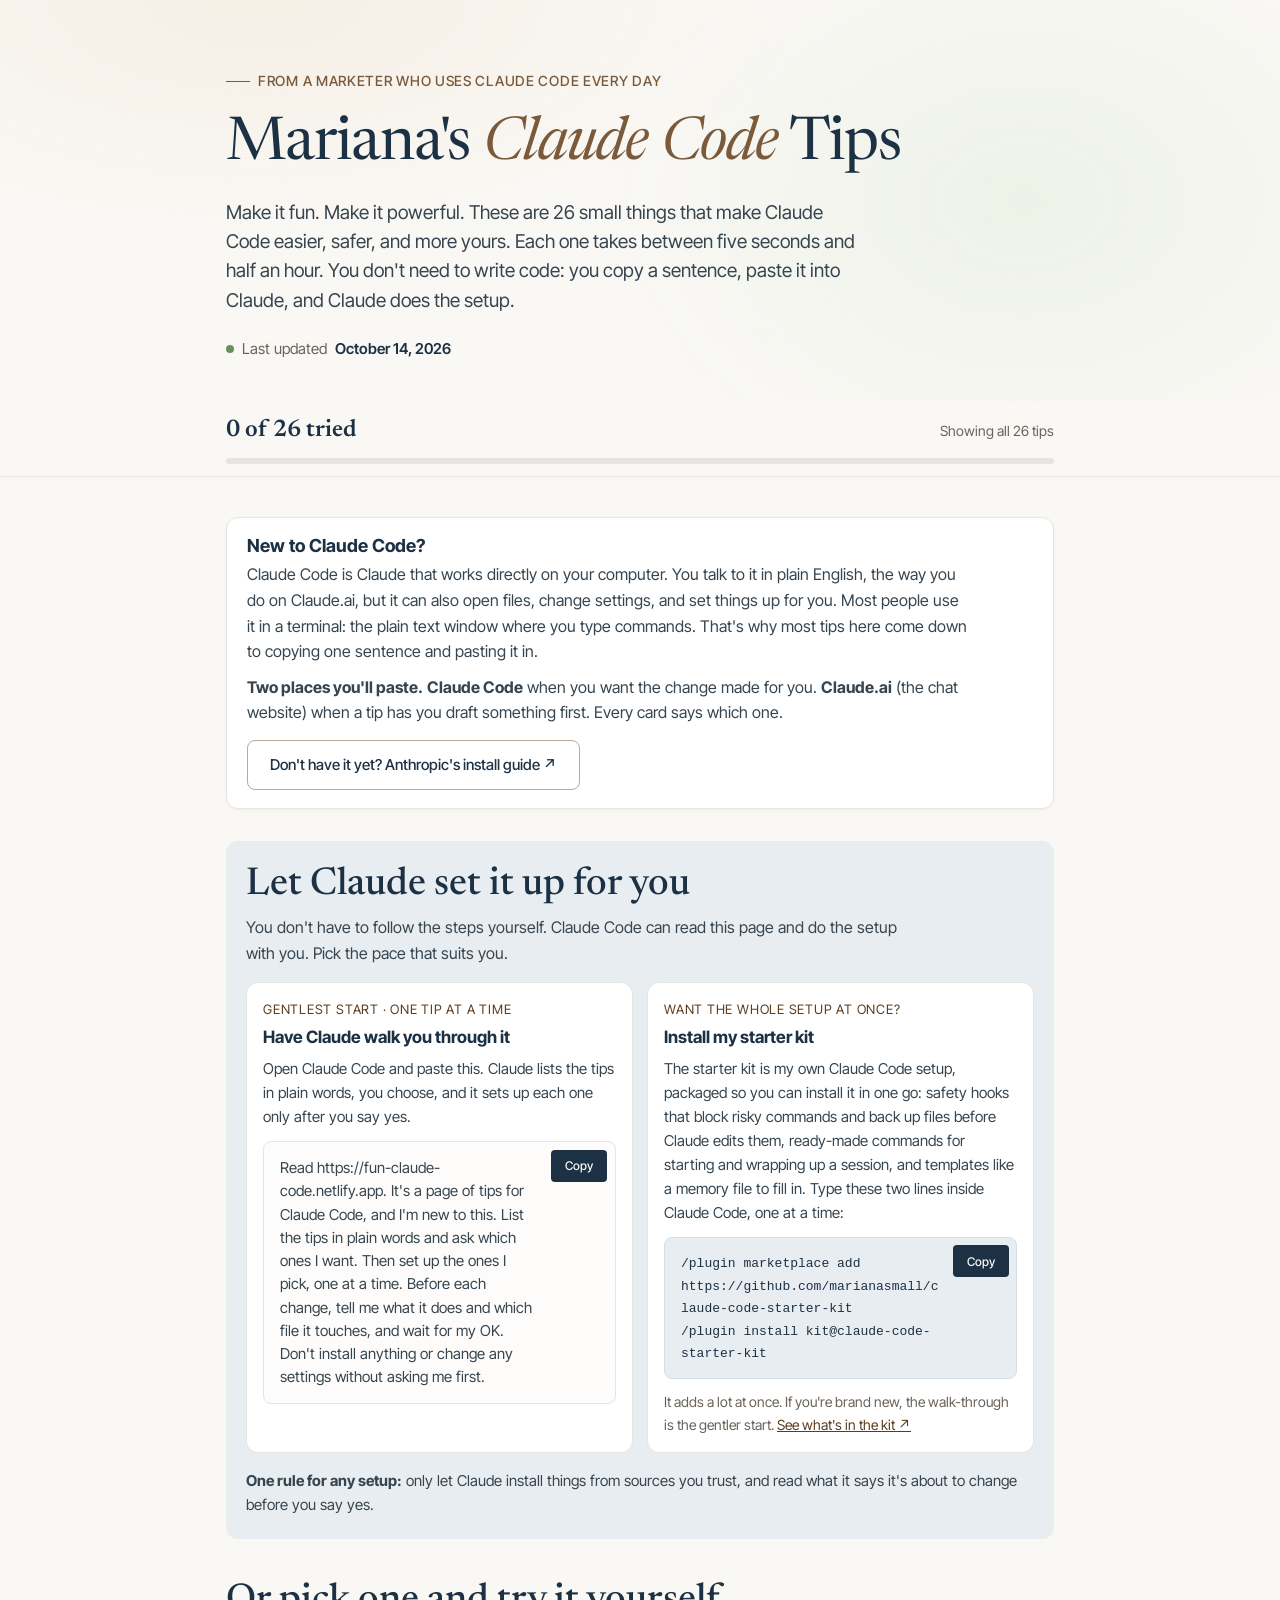
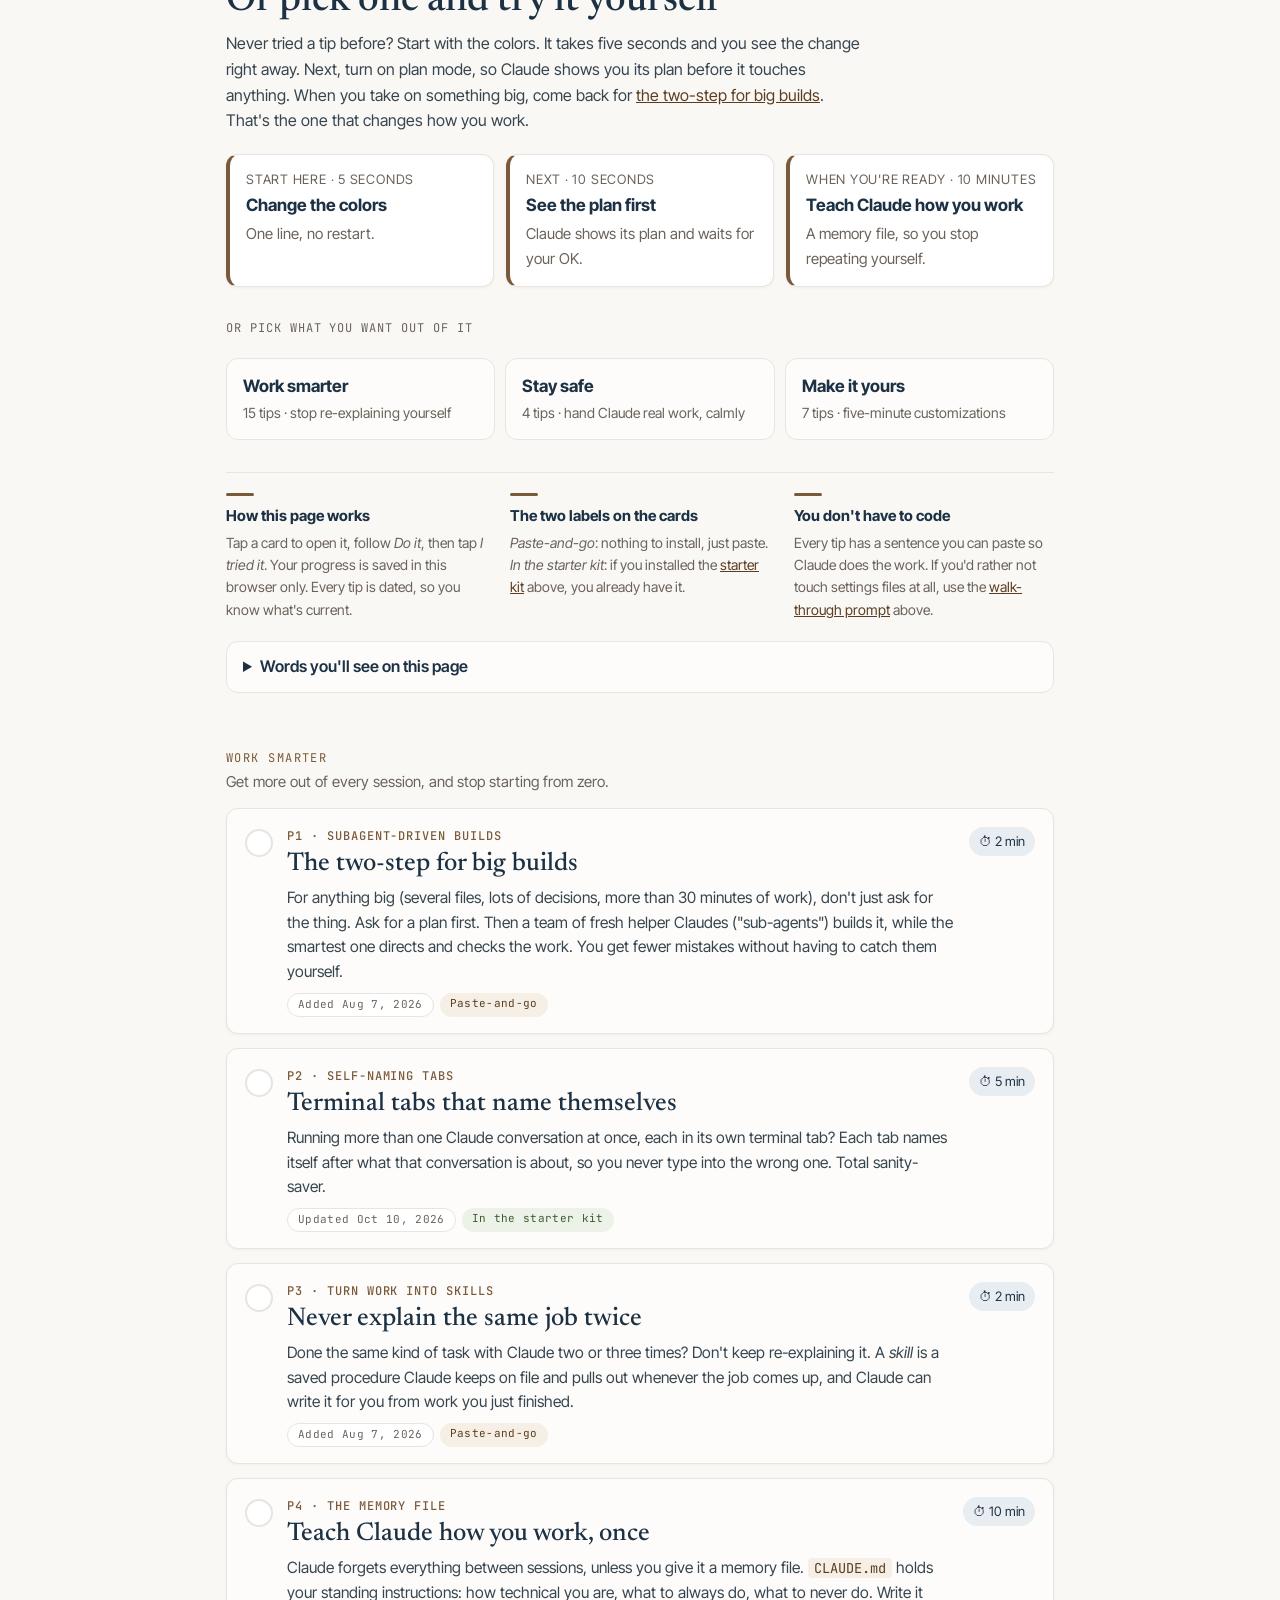
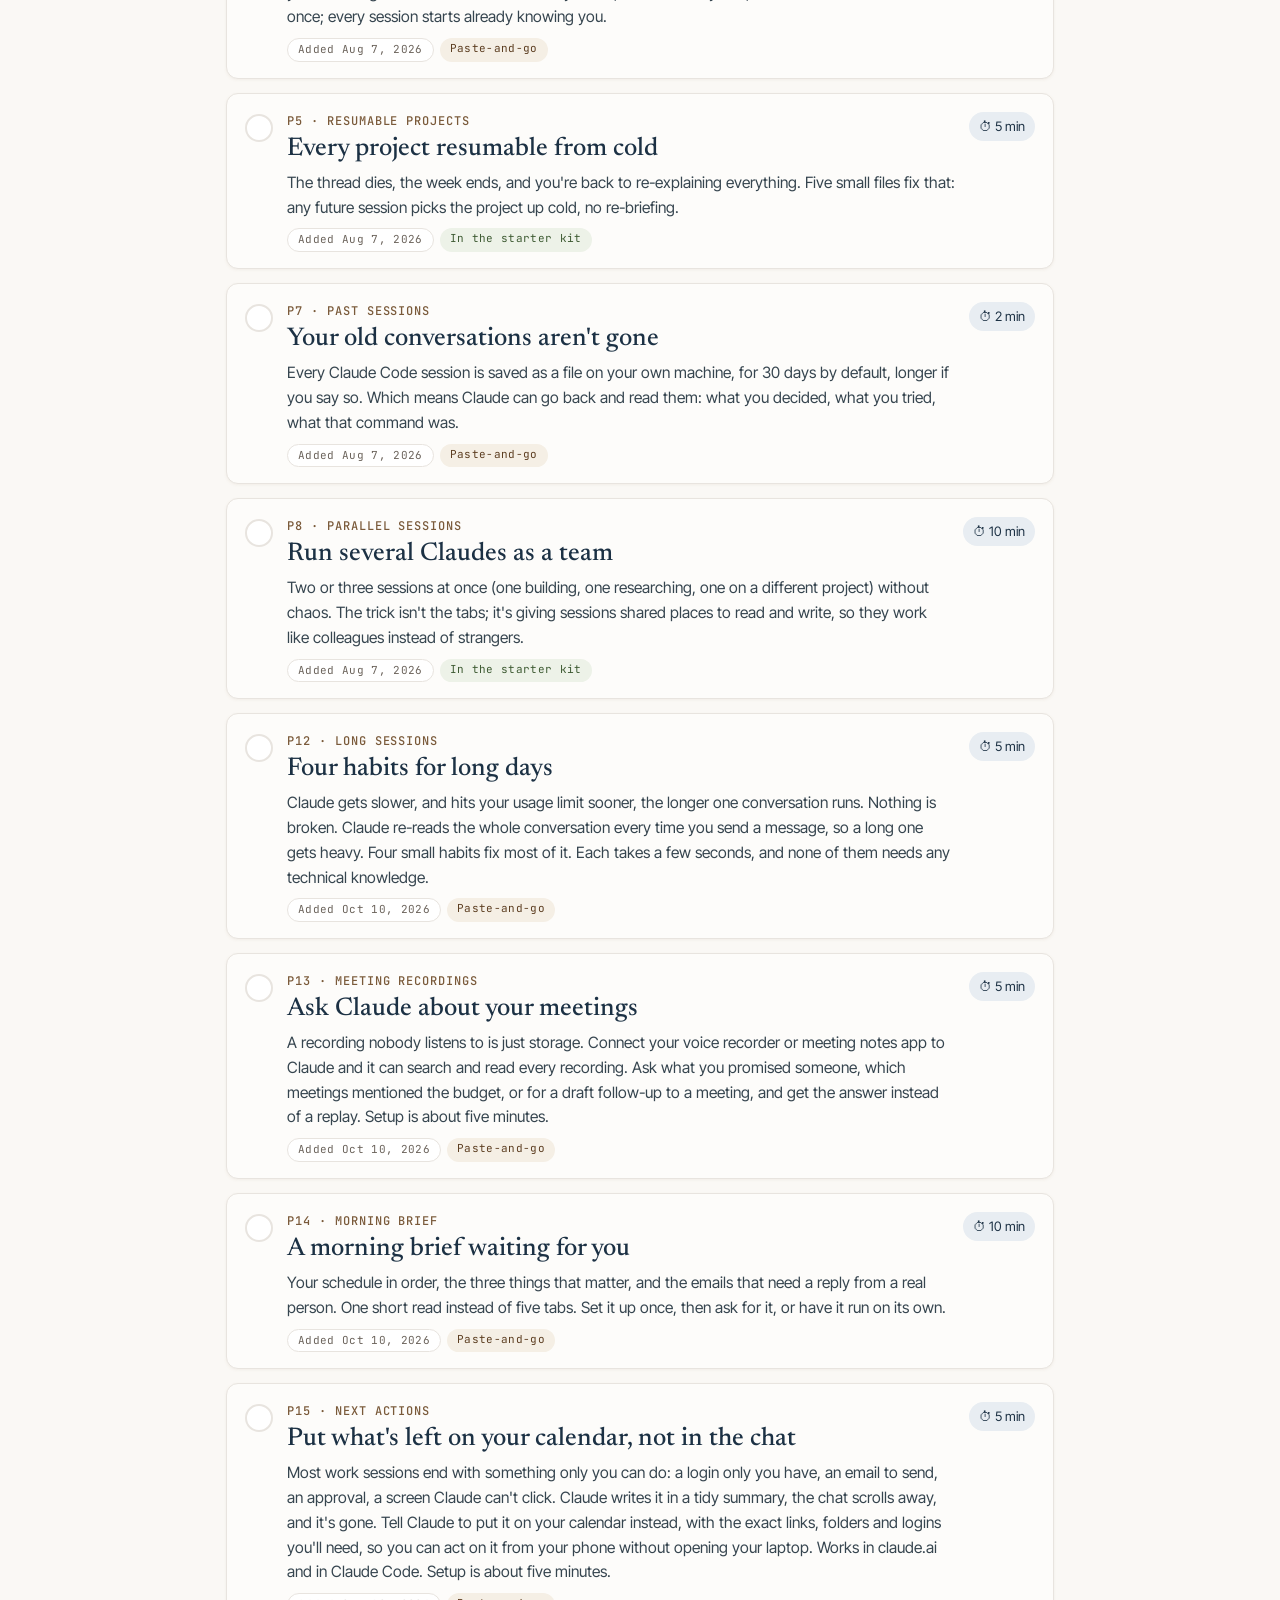
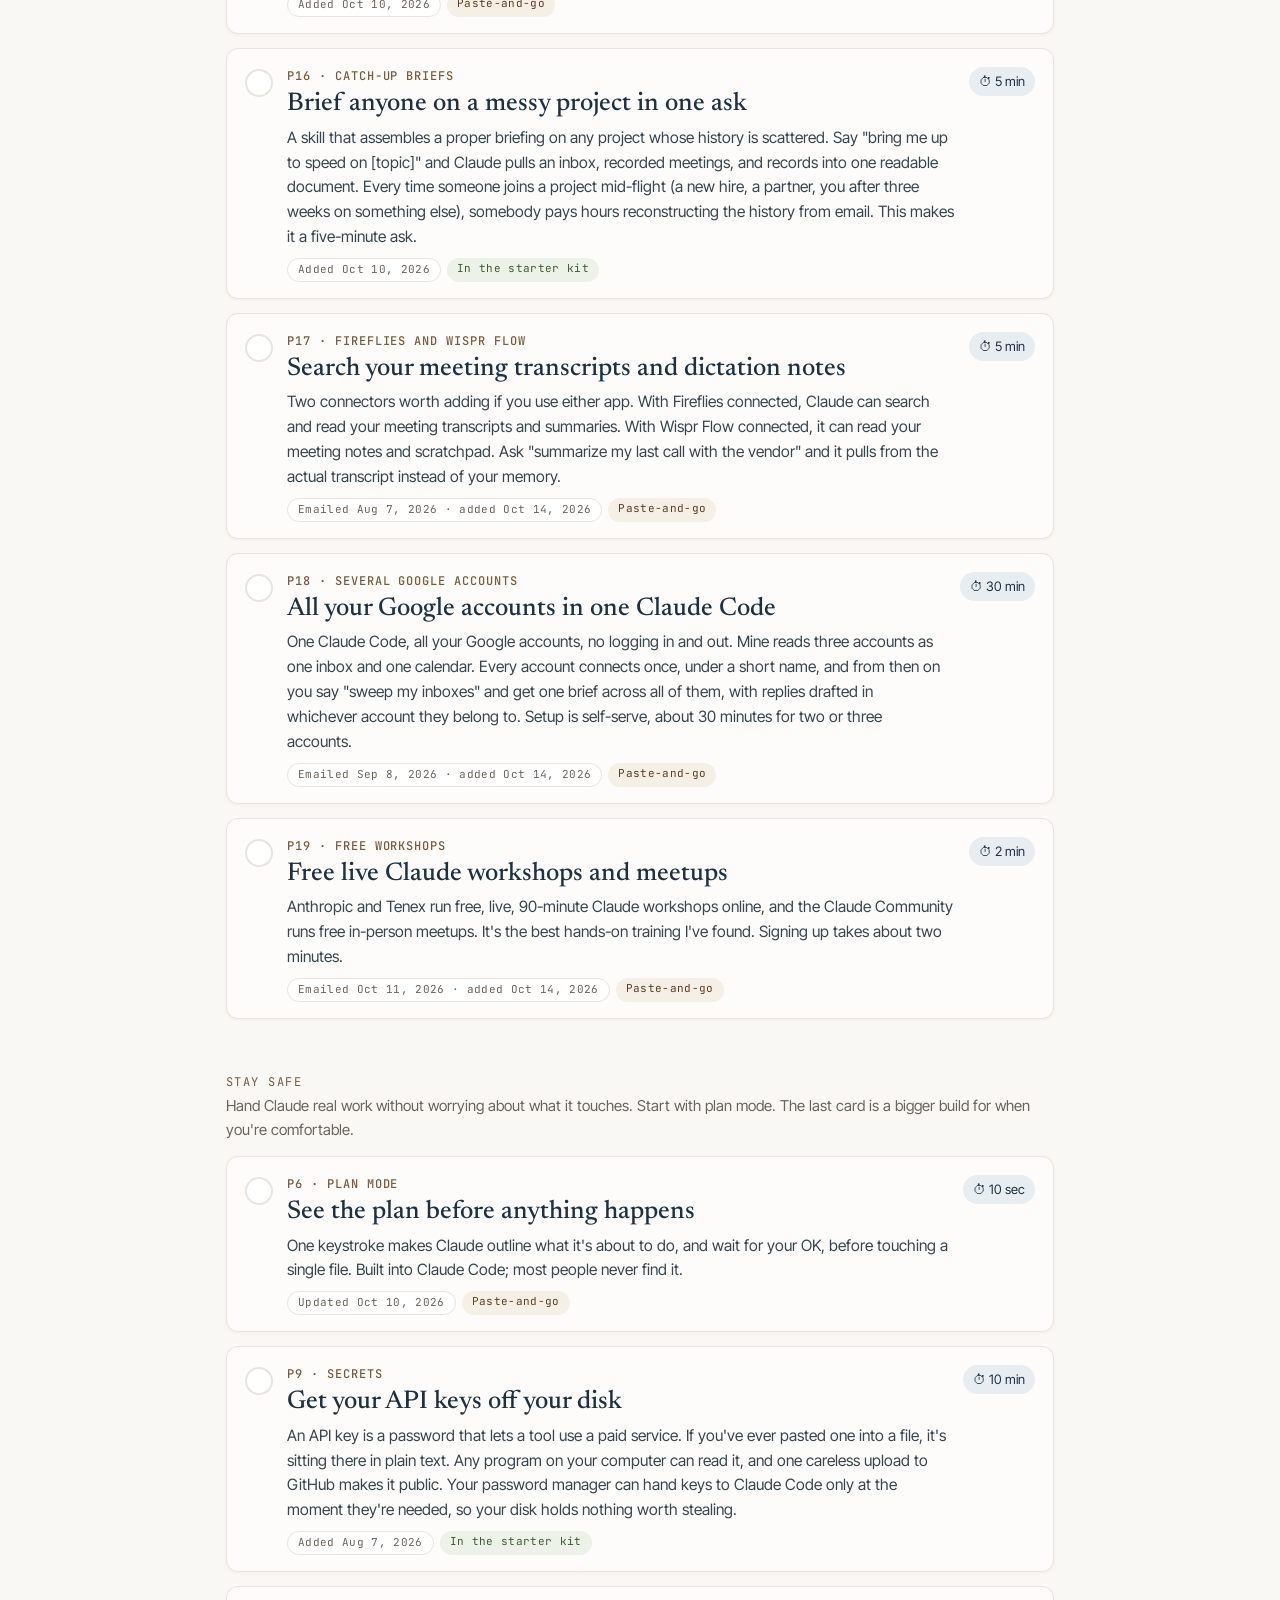
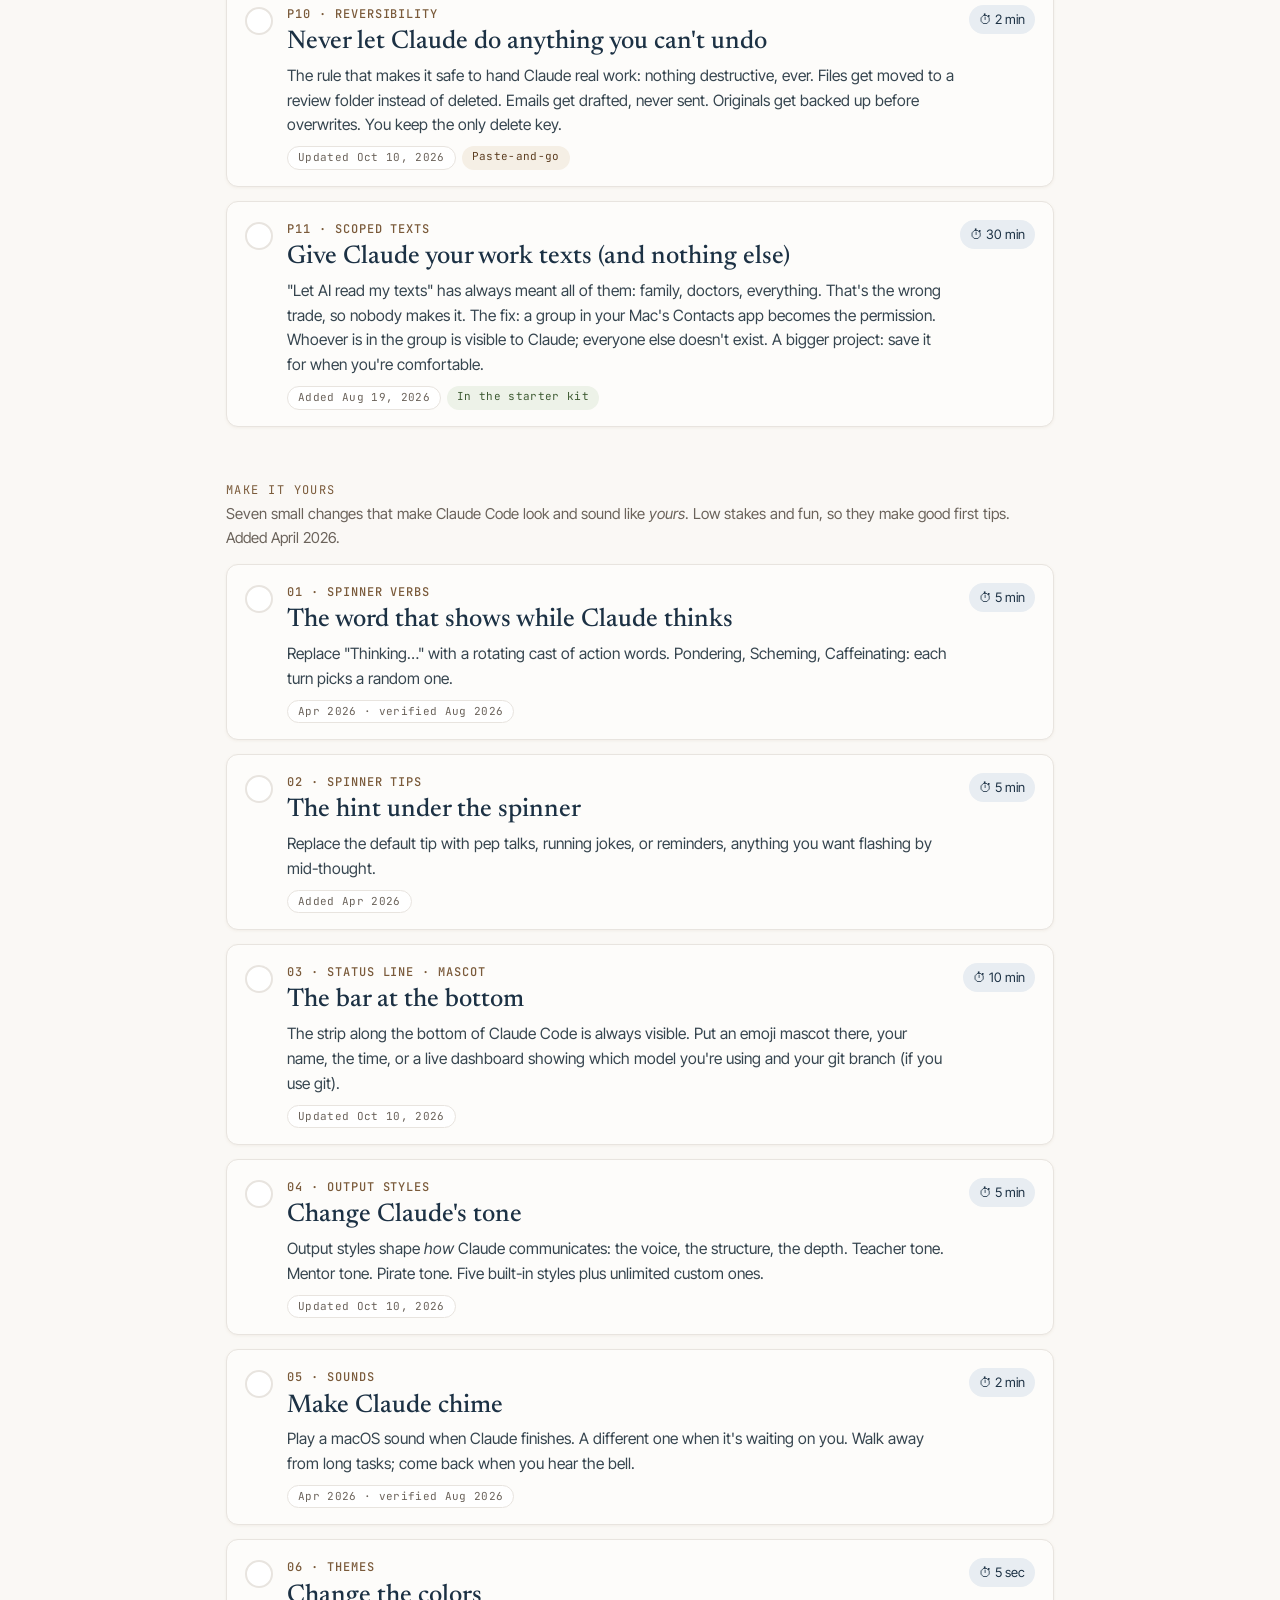
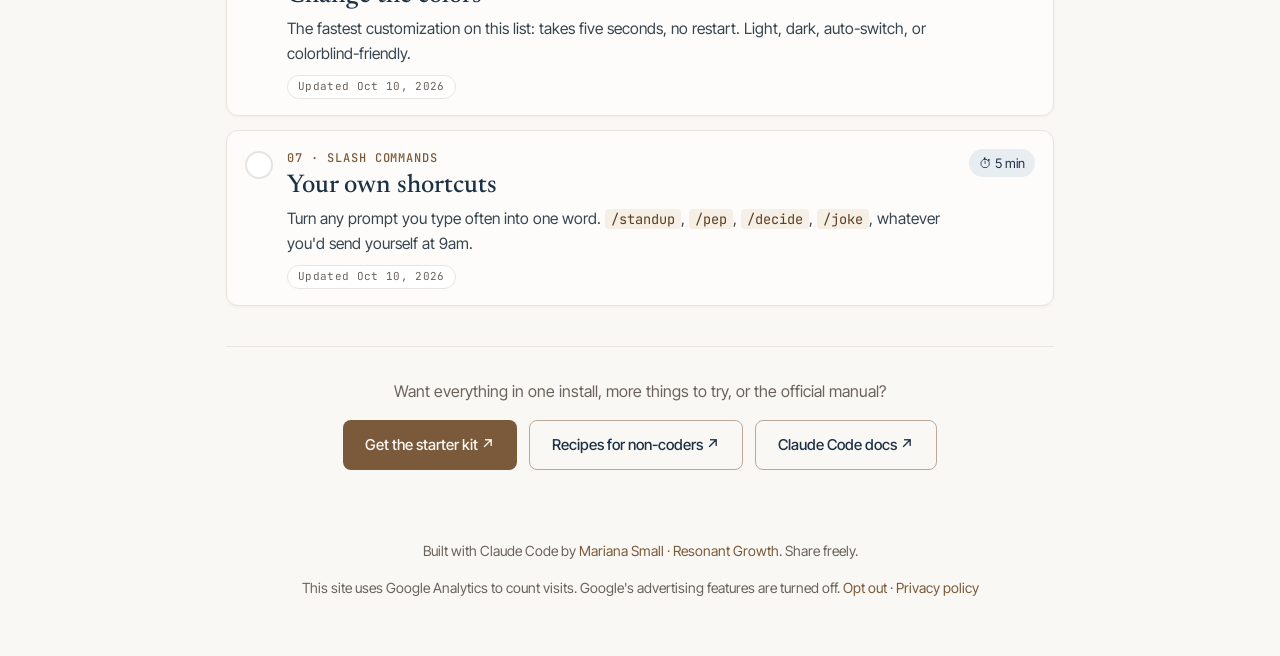
<file: site/index.html>
<!DOCTYPE html>
<html lang="en" data-theme="light">
<head>
  <meta charset="UTF-8">
  <!-- Google tag (GA4). Ad features off: no Google signals, no ad personalization. -->
  <script async src="https://www.googletagmanager.com/gtag/js?id=G-RZZWPZ5N8Y"></script>
  <script>
    window.dataLayer = window.dataLayer || [];
    function gtag(){dataLayer.push(arguments);}
    gtag('js', new Date());
    gtag('config', 'G-RZZWPZ5N8Y', { allow_google_signals: false, allow_ad_personalization_signals: false });
  </script>
  <meta name="viewport" content="width=device-width, initial-scale=1.0">
  <title>Mariana's Claude Code Tips: make it fun, make it powerful</title>
  <meta name="description" content="Dated Claude Code tips for people who don't code: copy a sentence, paste it, and Claude does the setup. Power moves like plan mode and memory files, plus fun customizations like spinner verbs, mascots, sounds, and themes.">

  <meta property="og:title" content="Mariana's Claude Code Tips">
  <meta property="og:description" content="Make it fun. Make it powerful. Dated, copy-paste-ready Claude Code tips from daily use.">
  <meta property="og:type" content="website">
  <meta property="og:url" content="https://fun-claude-code.netlify.app/">
  <meta property="og:image" content="https://fun-claude-code.netlify.app/og-image.png">
  <meta property="og:image:width" content="1200">
  <meta property="og:image:height" content="630">
  <meta property="og:image:alt" content="Claude Code Tips: Make it fun. Make it powerful. By Mariana Small, Resonant Growth.">
  <meta name="twitter:card" content="summary_large_image">
  <meta name="twitter:image" content="https://fun-claude-code.netlify.app/og-image.png">
  <link rel="icon" type="image/svg+xml" href="/favicon.svg">

  <link rel="preconnect" href="https://fonts.googleapis.com">
  <link rel="preconnect" href="https://fonts.gstatic.com" crossorigin>
  <link href="https://fonts.googleapis.com/css2?family=Newsreader:ital,opsz,wght@0,6..72,400;0,6..72,500;0,6..72,600;1,6..72,400&family=Inter+Tight:wght@400;500;600&family=JetBrains+Mono:wght@400;500&display=swap" rel="stylesheet">

  <!--
    Step-card version (2026-10-10), live. Built with the step-card-builder skill.
    26 tips, paste-ready text, stable anchor ids, grouped into goal buckets.
    Deploy from a clean export (git archive) so _backups/ never ships.
  -->
  <style>
    :root {
      /* Mariana's site palette (unchanged from site/index.html) */
      --color-navy: #1C3144;
      --color-navy-medium: #2A4A66;
      --color-navy-wash: #E8EDF2;
      --color-linen: #FAF8F5;
      --color-ivory: #FDFCFA;
      --color-cognac: #7A5A3A;
      --color-cognac-dark: #5C3D20;
      --color-cognac-wash: #F5EFE5;
      --color-sage: #6B8F5B;
      --color-sage-dark: #3D5A32;
      --color-sage-wash: #EDF2E8;
      --color-warm-grey: #6B635B;
      --color-warm-grey-light: #E8E4DF;
      --color-charcoal: #36454F;

      /* Step-card tokens mapped onto the palette */
      --bg: #FAF8F5;
      --surface: var(--color-ivory);
      --surface-2: #FFFFFF;
      --ink: var(--color-navy);
      --body: var(--color-charcoal);
      --muted: var(--color-warm-grey);
      --line: var(--color-warm-grey-light);
      --accent: var(--color-cognac);
      --accent-dark: var(--color-cognac-dark);
      --accent-soft: var(--color-cognac-wash);
      --done: var(--color-sage);
      --done-soft: var(--color-sage-wash);
      --tip-bg: var(--color-sage-wash);
      --tip-border: var(--color-sage);
      --code-bg: var(--color-navy-wash);
      --code-ink: var(--color-navy);
      --btn: var(--color-navy);
      --btn-ink: var(--color-linen);

      --font-display: 'Newsreader', 'Georgia', serif;
      --font-body: 'Inter Tight', -apple-system, BlinkMacSystemFont, 'Segoe UI', Arial, sans-serif;
      --font-mono: 'JetBrains Mono', 'SF Mono', 'Menlo', monospace;

      --radius: 0.75rem;
      --shadow-subtle: 0 1px 3px rgba(139, 109, 76, 0.08);
      --shadow-medium: 0 4px 12px rgba(139, 109, 76, 0.10);
    }

    * { box-sizing: border-box; }
    [hidden] { display: none !important; }
    html { scroll-behavior: smooth; }
    html, body { margin: 0; overflow-x: clip; } /* clip, not hidden: hidden breaks the sticky progress bar */
    body {
      font-family: var(--font-body);
      font-size: 1rem;
      line-height: 1.6;
      color: var(--body);
      background: var(--bg);
      -webkit-font-smoothing: antialiased;
    }
    button { font: inherit; color: inherit; }
    a { color: var(--accent); }
    a:hover { color: var(--accent-dark); }
    :focus-visible { outline: 2px solid var(--color-navy-medium); outline-offset: 2px; }

    .wrap { max-width: 860px; margin: 0 auto; padding: 0 16px; }

    .skip-link {
      position: absolute; top: 0; left: 16px;
      background: var(--color-navy); color: var(--color-linen);
      padding: 8px 16px; border-radius: 8px; z-index: 100; text-decoration: none;
      transform: translateY(-150%);
    }
    .skip-link:focus { transform: translateY(16px); }

    /* ============== HERO (site identity) ============== */
    .hero {
      background:
        radial-gradient(ellipse 900px 400px at 20% 0%, var(--color-cognac-wash) 0%, transparent 60%),
        radial-gradient(ellipse 700px 500px at 80% 50%, var(--color-sage-wash) 0%, transparent 60%),
        var(--color-linen);
      padding: 4rem 0 2.5rem;
    }
    .hero-eyebrow {
      display: inline-flex; align-items: center; gap: 0.5rem;
      font-size: 0.875rem; font-weight: 500; letter-spacing: 0.05em; text-transform: uppercase;
      color: var(--accent); margin-bottom: 1.25rem;
    }
    .hero-eyebrow::before { content: ""; width: 24px; height: 1px; background: var(--accent); }
    h1.hero-title {
      font-family: var(--font-display); font-weight: 400;
      font-size: clamp(2rem, 5.5vw, 3.75rem); line-height: 1.08; letter-spacing: -0.02em;
      color: var(--ink); margin: 0 0 1.25rem;
    }
    .hero-title em { font-style: italic; color: var(--accent); }
    .hero-lede { font-size: 1.1875rem; line-height: 1.55; margin: 0 0 1.25rem; max-width: 640px; }
    .hero-updated { display: inline-flex; align-items: center; gap: 0.5rem; margin: 0; font-size: 0.9375rem; color: var(--muted); }
    .hero-updated::before { content: ""; width: 8px; height: 8px; border-radius: 50%; background: var(--color-sage); }
    .hero-updated strong { color: var(--ink); font-weight: 600; }

    /* ============== PROGRESS HEADER ============== */
    .progress {
      position: sticky; top: 0; z-index: 20;
      background: rgba(250, 248, 245, 0.96);
      border-bottom: 1px solid var(--line);
      padding: 10px 0 12px;
      backdrop-filter: blur(6px);
    }
    .progress-row { display: flex; justify-content: space-between; align-items: baseline; gap: 12px; flex-wrap: wrap; }
    .progress .count { font-family: var(--font-display); font-size: 1.5rem; font-weight: 600; color: var(--ink); margin: 0; }
    .progress .where { color: var(--muted); font-size: 0.875rem; }
    .bar { height: 6px; background: var(--line); border-radius: 99px; margin-top: 8px; overflow: hidden; }
    .bar span { display: block; height: 100%; width: 0; background: var(--done); border-radius: 99px; transition: width .4s ease; }

    /* ============== START SCREEN ============== */
    .start { padding: 2.5rem 0 1rem; }
    .start h2 {
      font-family: var(--font-display); font-weight: 500;
      font-size: clamp(1.75rem, 3.5vw, 2.4rem); color: var(--ink); margin: 0 0 0.5rem; line-height: 1.15;
    }
    .start > p { margin: 0 0 1.25rem; max-width: 640px; }
    .quick { display: grid; grid-template-columns: 1fr; gap: 12px; margin-bottom: 2rem; }
    @media (min-width: 640px) { .quick { grid-template-columns: 1fr 1fr; } }
    .quick a {
      display: block; text-decoration: none; color: var(--ink);
      background: var(--surface-2); border: 1px solid var(--line); border-left: 4px solid var(--accent);
      border-radius: var(--radius); padding: 14px 16px; min-height: 44px; box-shadow: var(--shadow-subtle);
    }
    .quick a:hover, .quick a:focus-visible { border-color: var(--accent); box-shadow: var(--shadow-medium); }
    .quick small { display: block; color: var(--muted); font-size: 0.8125rem; text-transform: uppercase; letter-spacing: 0.06em; }
    .quick b { display: block; font-size: 1.0625rem; margin: 2px 0; }
    .quick span { color: var(--muted); font-size: 0.9375rem; }

    .pick-label { font-family: var(--font-mono); font-size: 0.75rem; text-transform: uppercase; letter-spacing: 0.08em; color: var(--muted); margin: 0 0 10px; }
    .buckets { display: grid; grid-template-columns: 1fr; gap: 10px; }
    @media (min-width: 640px) { .buckets { grid-template-columns: repeat(3, 1fr); } }
    .bucket-btn {
      text-align: left; cursor: pointer; background: var(--surface); color: var(--ink);
      border: 1px solid var(--line); border-radius: var(--radius); padding: 14px 16px; min-height: 44px;
      transition: border-color .15s, background .15s;
    }
    .bucket-btn:hover { border-color: var(--accent); }
    .bucket-btn[aria-pressed="true"] { background: var(--color-navy); color: var(--color-linen); border-color: var(--color-navy); }
    .bucket-btn[aria-pressed="true"] span { color: rgba(250, 248, 245, 0.8); }
    .bucket-btn b { display: block; font-size: 1.0625rem; }
    .bucket-btn span { display: block; font-size: 0.875rem; color: var(--muted); margin-top: 2px; }
    .show-all { margin-top: 10px; background: none; border: 0; padding: 10px 0; min-height: 44px; color: var(--accent); text-decoration: underline; cursor: pointer; }

    .about { display: grid; grid-template-columns: 1fr; gap: 14px; margin: 2rem 0 0; padding: 1.25rem 0 0; border-top: 1px solid var(--line); }
    @media (min-width: 768px) { .about { grid-template-columns: repeat(3, 1fr); gap: 24px; } }
    .about h3 { font-size: 0.9375rem; color: var(--ink); margin: 0 0 4px; }
    .about h3::before { content: ""; display: block; width: 28px; height: 3px; background: var(--accent); margin-bottom: 8px; border-radius: 2px; }
    .about p { font-size: 0.875rem; color: var(--muted); margin: 0; }
    .about a { color: var(--accent-dark); }
    @media (min-width: 900px) { .quick { grid-template-columns: repeat(3, 1fr); } }
    .start > p a { color: var(--accent-dark); }

    /* New-to-Claude-Code box */
    .newhere { background: var(--surface-2); border: 1px solid var(--line); border-radius: var(--radius); padding: 18px 20px; margin: 0 0 2rem; box-shadow: var(--shadow-subtle); }
    .start .newhere-title { font-family: var(--font-body); font-weight: 700; font-size: 1.125rem; margin: 0 0 6px; }
    .newhere p { margin: 0 0 10px; max-width: 720px; }
    .newhere .newhere-cta { margin: 14px 0 0; }

    /* Let Claude set it up */
    .setup { background: var(--color-navy-wash); border-radius: var(--radius); padding: 22px 20px; margin: 0 0 2.5rem; scroll-margin-top: 80px; }
    .setup .setup-lede { margin: 0 0 16px; max-width: 680px; }
    .setup-grid { display: grid; grid-template-columns: 1fr; gap: 14px; }
    @media (min-width: 820px) { .setup-grid { grid-template-columns: 1fr 1fr; } }
    .setup-opt { background: var(--surface-2); border: 1px solid var(--line); border-radius: var(--radius); padding: 16px; min-width: 0; }
    .setup-opt small { display: block; color: var(--accent-dark); font-size: 0.8125rem; text-transform: uppercase; letter-spacing: 0.06em; }
    .setup-opt h3 { font-size: 1.0625rem; color: var(--ink); margin: 4px 0 6px; }
    .setup-opt p { margin: 0 0 12px; font-size: 0.9375rem; }
    .setup-opt .setup-small { font-size: 0.875rem; color: var(--muted); margin: 10px 0 0; }
    .setup-opt a { color: var(--accent-dark); }
    .safety-line { margin: 16px 0 0; font-size: 0.9375rem; }
    .setup-opt pre.code { white-space: pre-wrap; overflow-wrap: anywhere; }

    /* Glossary */
    .glossary { margin: 1.25rem 0 0; border: 1px solid var(--line); border-radius: var(--radius); background: var(--surface); }
    .glossary summary { cursor: pointer; padding: 12px 16px; min-height: 44px; font-weight: 600; color: var(--ink); }
    .glossary dl { margin: 0; padding: 0 16px 14px; display: grid; grid-template-columns: 1fr; gap: 2px 18px; }
    @media (min-width: 720px) { .glossary dl { grid-template-columns: 9rem 1fr; } }
    .glossary dt { font-weight: 600; color: var(--ink); margin-top: 8px; }
    .glossary dd { margin: 0; font-size: 0.9375rem; }
    @media (min-width: 720px) { .glossary dd { margin-top: 8px; } }

    /* "Easier way" pointer on hand-edit cards */
    .easy-note { background: var(--tip-bg); border-left: 3px solid var(--tip-border); border-radius: 0 8px 8px 0; padding: 10px 14px; margin: 14px 0; font-size: 0.9375rem; }
    .easy-note a { color: var(--color-sage-dark); }

    /* ============== BUCKETS + CARDS ============== */
    .bucket { padding-top: 1.5rem; scroll-margin-top: 80px; }
    .section-label {
      font-family: var(--font-mono); font-size: 0.75rem; letter-spacing: 0.12em; text-transform: uppercase;
      color: var(--accent); margin: 1rem 0 2px;
    }
    .bucket-lede { color: var(--muted); margin: 0 0 14px; font-size: 0.9375rem; }

    .card {
      background: var(--surface); border: 1px solid var(--line); border-radius: var(--radius);
      margin-bottom: 14px; box-shadow: var(--shadow-subtle); transition: border-color .15s;
      scroll-margin-top: 80px;
    }
    .card:hover, .card:focus-within { border-color: var(--color-taupe, #B8A99A); }
    .card-head { display: grid; grid-template-columns: auto 1fr auto; gap: 14px; padding: 18px 18px 16px; cursor: pointer; align-items: start; }
    .check {
      width: 28px; height: 28px; min-width: 28px; border-radius: 50%; border: 2px solid var(--color-warm-grey-light);
      background: var(--surface-2); cursor: pointer; display: grid; place-items: center; margin-top: 2px; padding: 0;
      position: relative;
    }
    .check::after { content: ""; position: absolute; inset: -8px; }
    .card:hover .check { border-color: var(--accent); }
    .check svg { width: 14px; height: 14px; opacity: 0; }
    .card.done .check { background: var(--done); border-color: var(--done); }
    .card.done .check svg { opacity: 1; }
    .eyebrow { font-family: var(--font-mono); font-size: 0.75rem; letter-spacing: 0.08em; text-transform: uppercase; color: var(--accent); font-weight: 500; }
    .title { font-family: var(--font-display); font-size: 1.6rem; font-weight: 500; line-height: 1.15; color: var(--ink); margin: 4px 0 6px; }
    .card.done .title { color: var(--muted); }
    .hook { margin: 0; font-size: 0.975rem; }
    .meta { margin-top: 8px; display: flex; flex-wrap: wrap; gap: 6px; }
    .date-pill, .path-badge {
      display: inline-block; padding: 2px 10px; border-radius: 999px;
      font-family: var(--font-mono); font-size: 0.6875rem; letter-spacing: 0.03em;
    }
    .date-pill { border: 1px solid var(--line); background: var(--surface-2); color: var(--muted); }
    .path-paste { background: var(--color-cognac-wash); color: var(--color-cognac-dark); }
    .path-kit { background: var(--color-sage-wash); color: var(--color-sage-dark); }
    .head-right { display: flex; gap: 8px; align-items: center; justify-content: flex-end; }
    .badge { background: var(--color-navy-wash); color: var(--ink); border-radius: 99px; padding: 4px 10px; font-size: 0.8125rem; white-space: nowrap; }
    .done-chip { display: none; background: var(--done-soft); color: var(--color-sage-dark); border-radius: 99px; padding: 1px 8px; font-size: 0.6875rem; font-weight: 600; margin-left: 6px; letter-spacing: 0.04em; }
    .card.done .done-chip { display: inline-block; }
    @media (max-width: 560px) {
      .card-head { grid-template-columns: auto 1fr; padding: 16px 14px 14px; gap: 12px; }
      .head-right { grid-column: 2; justify-content: flex-start; }
      .title { font-size: 1.4rem; }
    }

    .card-body { display: none; border-top: 1px solid var(--line); background: var(--surface-2); padding: 4px 18px 20px; border-radius: 0 0 var(--radius) var(--radius); }
    .card.open .card-body { display: block; }
    @media (max-width: 560px) { .card-body { padding: 4px 14px 18px; } }
    .because { background: var(--accent-soft); border-radius: 10px; padding: 10px 12px; margin: 14px 0 6px; }
    .because b { color: var(--accent-dark); }
    .tabs { display: flex; gap: 2px; border-bottom: 1px solid var(--line); overflow-x: auto; scrollbar-width: none; margin: 0 -4px; }
    .tabs::-webkit-scrollbar { display: none; }
    .tab { background: none; border: 0; border-bottom: 2px solid transparent; padding: 12px 10px; cursor: pointer; color: var(--muted); white-space: nowrap; min-height: 44px; }
    .tab[aria-selected="true"] { color: var(--accent-dark); border-bottom-color: var(--accent); font-weight: 600; }
    .panel { display: none; padding-top: 14px; }
    .panel.active { display: block; }
    .panel h3 { font-size: 1.0625rem; color: var(--ink); margin: 6px 0 8px; }
    .panel h4 { font-size: 0.9375rem; color: var(--ink); margin: 18px 0 6px; }
    .panel p { margin: 0 0 12px; }
    .panel ul { padding-left: 1.2rem; margin: 0 0 12px; }
    .panel li { margin-bottom: 4px; }

    /* Paste boxes (light) */
    .prompt-box {
      background: var(--color-ivory); border: 1px solid var(--line); border-radius: 0.5rem;
      padding: 14px 76px 14px 16px; margin: 10px 0 12px; position: relative; font-size: 0.9375rem; line-height: 1.55;
      overflow-wrap: anywhere;
    }
    .prompt-box .slot { background: var(--color-sage-wash); color: var(--ink); padding: 1px 8px; border-radius: 4px; font-weight: 600; font-size: 0.875rem; }
    .prompt-box code { background: var(--color-linen); padding: 1px 6px; border-radius: 4px; font-size: 0.8125rem; font-family: var(--font-mono); }
    .code-wrap { position: relative; margin: 10px 0 12px; }
    pre.code {
      background: var(--code-bg); color: var(--code-ink); border: 1px solid #D5DEE7;
      padding: 14px 76px 14px 16px; border-radius: 0.5rem; overflow-x: auto; margin: 0;
      font-family: var(--font-mono); font-size: 0.8125rem; line-height: 1.65;
    }
    pre.code code { color: inherit; background: transparent; padding: 0; }
    .copy-btn {
      position: absolute; top: 8px; right: 8px; padding: 4px 10px; min-height: 32px; min-width: 56px;
      background: var(--color-navy); color: var(--color-linen); border: 0; border-radius: 4px;
      font-size: 0.75rem; font-weight: 500; cursor: pointer; z-index: 1;
    }
    .copy-btn:hover, .copy-btn:focus-visible { background: var(--accent); }
    .copy-btn.copied { background: var(--color-sage); }
    p code, li code, h3 code, td code, .hook code {
      background: var(--color-cognac-wash); color: var(--color-cognac-dark);
      padding: 1px 6px; border-radius: 4px; font-family: var(--font-mono); font-size: 0.875em; overflow-wrap: anywhere;
    }

    .section-note, .kit-note {
      background: var(--color-sage-wash); border-left: 3px solid var(--color-sage);
      padding: 12px 14px; margin: 12px 0; border-radius: 0 0.5rem 0.5rem 0; font-size: 0.9375rem;
    }
    .section-note strong, .kit-note strong { color: var(--ink); }
    .ex-list { padding-left: 1.2rem; color: var(--muted); font-size: 0.9375rem; }
    .muted-note { font-size: 0.9375rem; color: var(--muted); }
    .docs-link { margin-top: 16px !important; padding-top: 12px; border-top: 1px dashed var(--line); font-size: 0.875rem; }
    .docs-link a { text-decoration: none; font-weight: 500; }
    .docs-link a:hover { text-decoration: underline; }

    /* Terminal preview, light version of the site's preview box */
    .preview {
      background: var(--code-bg); border: 1px solid #D5DEE7; border-radius: var(--radius);
      padding: 16px; margin: 4px 0 16px; color: var(--ink);
      font-family: var(--font-mono); font-size: 0.8125rem; line-height: 1.7; position: relative; overflow-x: auto;
    }
    .preview::before {
      content: ""; position: absolute; top: 12px; left: 14px; width: 52px; height: 12px;
      background:
        radial-gradient(circle at 6px 6px, #FF5F57 5px, transparent 5px),
        radial-gradient(circle at 24px 6px, #FEBC2E 5px, transparent 5px),
        radial-gradient(circle at 42px 6px, #28C840 5px, transparent 5px);
    }
    .preview-cap { display: block; font-family: var(--font-body); font-size: 0.75rem; text-transform: uppercase; letter-spacing: 0.08em; color: var(--muted); text-align: right; margin-top: -4px; }
    .preview-body { margin-top: 18px; }
    .preview-line { display: block; }
    .preview-line .prompt { color: var(--color-sage-dark); }
    .preview-line .dim { color: #5E6B78; }
    .preview-line .accent { color: var(--accent-dark); font-weight: 500; }
    .preview-line .pulse { display: inline-block; color: var(--accent); animation: pulse 1.4s ease-in-out infinite; }
    @keyframes pulse { 0%, 100% { opacity: 0.6; } 50% { opacity: 1; } }

    /* Theme swatches + sound list (from the site) */
    .theme-swatches { display: grid; grid-template-columns: repeat(2, 1fr); gap: 8px; margin: 4px 0 14px; }
    @media (min-width: 500px) { .theme-swatches { grid-template-columns: repeat(4, 1fr); } }
    .swatch { aspect-ratio: 1.6; border-radius: 0.5rem; box-shadow: var(--shadow-subtle); display: flex; align-items: flex-end; padding: 8px; font-family: var(--font-mono); font-size: 0.6875rem; color: rgba(255,255,255,0.92); font-weight: 500; }
    .swatch.light { color: var(--ink); }
    .swatch-dark { background: linear-gradient(135deg, #1C3144 0%, #0A1620 100%); }
    .swatch-light { background: linear-gradient(135deg, #FAF8F5 0%, #E8E4DF 100%); border: 1px solid var(--line); }
    .swatch-auto { background: linear-gradient(90deg, #1C3144 50%, #FAF8F5 50%); color: #D4A574; text-shadow: 0 1px 2px rgba(0,0,0,0.3); }
    .swatch-dark-dalt { background: linear-gradient(135deg, #1B3A5C 0%, #0F1E35 100%); }
    .swatch-light-dalt { background: linear-gradient(135deg, #F5F0E8 0%, #E0D4C2 100%); }
    .swatch-dark-ansi { background: linear-gradient(135deg, #2E1A47 0%, #0A0520 100%); }
    .swatch-light-ansi { background: linear-gradient(135deg, #FBF5E8 0%, #E8DCC0 100%); }
    .sound-list { display: grid; grid-template-columns: repeat(2, 1fr); gap: 8px; margin: 4px 0 14px; list-style: none; padding: 0 !important; }
    .sound-item { display: flex; align-items: center; gap: 8px; padding: 8px 12px; background: var(--color-linen); border: 1px solid var(--line); border-radius: 0.5rem; font-size: 0.875rem; color: var(--ink); margin: 0 !important; }
    .sound-item .wave { display: inline-flex; align-items: center; gap: 2px; }
    .sound-item .wave span { display: inline-block; width: 2px; background: var(--accent); border-radius: 1px; }
    .sound-item .wave span:nth-child(1) { height: 6px; }
    .sound-item .wave span:nth-child(2) { height: 10px; }
    .sound-item .wave span:nth-child(3) { height: 14px; }
    .sound-item .wave span:nth-child(4) { height: 8px; }
    .sound-item .wave span:nth-child(5) { height: 4px; }
    .table-scroll { overflow-x: auto; }
    .theme-table { width: 100%; border-collapse: collapse; margin: 8px 0 12px; font-size: 0.9375rem; }
    .theme-table th, .theme-table td { padding: 8px 12px; text-align: left; border-bottom: 1px solid var(--line); }
    .theme-table th { font-weight: 600; color: var(--ink); font-size: 0.8125rem; letter-spacing: 0.04em; text-transform: uppercase; }

    .btn { background: var(--btn); color: var(--btn-ink); border: 0; border-radius: 0.5rem; padding: 12px 18px; cursor: pointer; min-height: 44px; font-weight: 500; }
    .btn:hover { background: var(--accent); }
    .card-foot { border-top: 1px solid var(--line); margin-top: 18px; padding-top: 14px; display: flex; align-items: center; justify-content: space-between; gap: 12px; flex-wrap: wrap; }
    .card-foot p { font-size: 0.875rem; color: var(--muted); margin: 0; }


    /* ============== CLOSING + FOOTER (light) ============== */
    .closing { margin-top: 2.5rem; padding: 2rem 0; border-top: 1px solid var(--line); text-align: center; }
    .closing p { color: var(--muted); margin: 0 0 1rem; }
    .closing-links { display: flex; justify-content: center; flex-wrap: wrap; gap: 12px; }
    .btn-primary, .btn-ghost { display: inline-flex; align-items: center; padding: 12px 22px; border-radius: 0.5rem; font-weight: 500; text-decoration: none; min-height: 44px; font-size: 0.9375rem; }
    .btn-primary { background: var(--accent); color: var(--color-linen); }
    .btn-primary:hover { background: var(--accent-dark); color: var(--color-linen); }
    .btn-ghost { color: var(--ink); border: 1px solid var(--color-taupe, #B8A99A); }
    .btn-ghost:hover { border-color: var(--ink); color: var(--ink); }
    footer { padding: 1.5rem 0 3rem; font-size: 0.875rem; color: var(--muted); text-align: center; }
    footer a { text-decoration: none; }
    footer a:hover { text-decoration: underline; }

    @media (prefers-reduced-motion: reduce) {
      *, *::before, *::after { animation-duration: 0.01ms !important; transition-duration: 0.01ms !important; }
      html { scroll-behavior: auto; }
    }
    @media print {
      .progress, .start { display: none; }
      .card-body { display: block !important; }
      .panel { display: block !important; }
    }
  </style>
</head>
<body>
  <a class="skip-link" href="#main">Skip to content</a>

  <header class="hero">
    <div class="wrap">
      <div class="hero-eyebrow">From a marketer who uses Claude Code every day</div>
      <h1 class="hero-title">Mariana's <em>Claude Code</em> Tips</h1>
      <p class="hero-lede">
        Make it fun. Make it powerful. These are 26 small things that make Claude Code easier, safer, and more yours.
        Each one takes between five seconds and half an hour. You don't need to write code: you copy a sentence,
        paste it into Claude, and Claude does the setup.
      </p>
      <p class="hero-updated">Last updated <strong>October 14, 2026</strong></p>
    </div>
  </header>

  <div class="progress" aria-live="polite">
    <div class="wrap">
      <div class="progress-row">
        <p class="count" id="countLabel">0 of 26 tried</p>
        <span class="where" id="whereLabel">Showing all 26 tips</span>
      </div>
      <div class="bar" role="progressbar" aria-label="Tips tried" aria-valuemin="0" aria-valuemax="26" aria-valuenow="0" id="bar"><span></span></div>
    </div>
  </div>

  <main id="main" class="wrap">

    <!-- ============ START SCREEN ============ -->
    <section class="start" id="start" aria-labelledby="h-start">

      <div class="newhere" id="new-here">
        <h2 class="newhere-title">New to Claude Code?</h2>
        <p>Claude Code is Claude that works directly on your computer. You talk to it in plain English, the way you do on Claude.ai, but it can also open files, change settings, and set things up for you. Most people use it in a terminal: the plain text window where you type commands. That's why most tips here come down to copying one sentence and pasting it in.</p>
        <p><b>Two places you'll paste.</b> <b>Claude Code</b> when you want the change made for you. <b>Claude.ai</b> (the chat website) when a tip has you draft something first. Every card says which one.</p>
        <p class="newhere-cta"><a class="btn-ghost" href="https://code.claude.com/docs/en/quickstart" target="_blank" rel="noopener noreferrer">Don't have it yet? Anthropic's install guide ↗</a></p>
      </div>

      <div class="setup" id="let-claude" role="region" aria-labelledby="h-let-claude">
        <h2 id="h-let-claude">Let Claude set it up for you</h2>
        <p class="setup-lede">You don't have to follow the steps yourself. Claude Code can read this page and do the setup with you. Pick the pace that suits you.</p>
        <div class="setup-grid">
          <div class="setup-opt">
            <small>Gentlest start · one tip at a time</small>
            <h3>Have Claude walk you through it</h3>
            <p>Open Claude Code and paste this. Claude lists the tips in plain words, you choose, and it sets up each one only after you say yes.</p>
            <div class="prompt-box">
              <button class="copy-btn" data-copy="p-guide">Copy</button>
              <div id="p-guide">Read https://fun-claude-code.netlify.app. It's a page of tips for Claude Code, and I'm new to this. List the tips in plain words and ask which ones I want. Then set up the ones I pick, one at a time. Before each change, tell me what it does and which file it touches, and wait for my OK. Don't install anything or change any settings without asking me first.</div>
            </div>
          </div>
          <div class="setup-opt">
            <small>Want the whole setup at once?</small>
            <h3>Install my starter kit</h3>
            <p>The starter kit is my own Claude Code setup, packaged so you can install it in one go: safety hooks that block risky commands and back up files before Claude edits them, ready-made commands for starting and wrapping up a session, and templates like a memory file to fill in. Type these two lines inside Claude Code, one at a time:</p>
            <div class="code-wrap">
              <button class="copy-btn" data-copy="c-kit">Copy</button>
              <pre class="code"><code id="c-kit">/plugin marketplace add https://github.com/marianasmall/claude-code-starter-kit
/plugin install kit@claude-code-starter-kit</code></pre>
            </div>
            <p class="setup-small">It adds a lot at once. If you're brand new, the walk-through is the gentler start. <a href="https://github.com/marianasmall/claude-code-starter-kit" target="_blank" rel="noopener noreferrer">See what's in the kit ↗</a></p>
          </div>
        </div>
        <p class="safety-line"><b>One rule for any setup:</b> only let Claude install things from sources you trust, and read what it says it's about to change before you say yes.</p>
      </div>

      <h2 id="h-start">Or pick one and try it yourself</h2>
      <p>Never tried a tip before? Start with the colors. It takes five seconds and you see the change right away. Next, turn on plan mode, so Claude shows you its plan before it touches anything. When you take on something big, come back for <a href="#subagent-builds">the two-step for big builds</a>. That's the one that changes how you work.</p>
      <div class="quick">
        <a href="#themes"><small>Start here · 5 seconds</small><b>Change the colors</b><span>One line, no restart.</span></a>
        <a href="#plan-mode"><small>Next · 10 seconds</small><b>See the plan first</b><span>Claude shows its plan and waits for your OK.</span></a>
        <a href="#claude-md"><small>When you're ready · 10 minutes</small><b>Teach Claude how you work</b><span>A memory file, so you stop repeating yourself.</span></a>
      </div>

      <p class="pick-label" id="pick-label">Or pick what you want out of it</p>
      <div class="buckets" role="group" aria-labelledby="pick-label">
        <button class="bucket-btn" data-pick="smarter" aria-pressed="false"><b>Work smarter</b><span>15 tips · stop re-explaining yourself</span></button>
        <button class="bucket-btn" data-pick="safe" aria-pressed="false"><b>Stay safe</b><span>4 tips · hand Claude real work, calmly</span></button>
        <button class="bucket-btn" data-pick="yours" aria-pressed="false"><b>Make it yours</b><span>7 tips · five-minute customizations</span></button>
      </div>
      <button class="show-all" id="showAll" hidden>Show all 26 tips</button>

      <div class="about">
        <div>
          <h3>How this page works</h3>
          <p>Tap a card to open it, follow <em>Do it</em>, then tap <em>I tried it</em>. Your progress is saved in this browser only. Every tip is dated, so you know what's current.</p>
        </div>
        <div>
          <h3>The two labels on the cards</h3>
          <p><em>Paste-and-go</em>: nothing to install, just paste. <em>In the starter kit</em>: if you installed the <a href="https://github.com/marianasmall/claude-code-starter-kit" target="_blank" rel="noopener noreferrer">starter kit</a> above, you already have it.</p>
        </div>
        <div>
          <h3>You don't have to code</h3>
          <p>Every tip has a sentence you can paste so Claude does the work. If you'd rather not touch settings files at all, use the <a href="#let-claude">walk-through prompt</a> above.</p>
        </div>
      </div>

      <details class="glossary" id="words">
        <summary>Words you'll see on this page</summary>
        <dl>
          <dt>Terminal</dt><dd>The plain text window where you type commands. On a Mac, it's the app called Terminal.</dd>
          <dt>Session</dt><dd>One conversation with Claude Code. You can have several open at once, each in its own tab.</dd>
          <dt>Slash command</dt><dd>A shortcut you type inside Claude Code, starting with <code>/</code>, like <code>/config</code>.</dd>
          <dt>Settings file</dt><dd><code>~/.claude/settings.json</code>, where Claude Code keeps your preferences. The <code>~</code> means your home folder, and the dot in <code>.claude</code> makes the folder hidden. The easy way to change it: ask Claude Code to do it and show you the change.</dd>
          <dt>JSON</dt><dd>The text format settings are written in: curly braces, quotes, and colons. Claude can write it for you.</dd>
          <dt>CLAUDE.md</dt><dd>Claude's memory file. Plain-text instructions it reads at the start of every session.</dd>
          <dt>Plugin</dt><dd>An add-on pack for Claude Code. You install one with a <code>/plugin</code> command.</dd>
          <dt>Hook</dt><dd>A small action that runs on its own at a set moment, like playing a sound when Claude finishes.</dd>
          <dt>Skill</dt><dd>A saved set of instructions for a job you do often, so you don't explain it twice.</dd>
          <dt>Statusline</dt><dd>The strip of info along the bottom of Claude Code.</dd>
          <dt>Repo</dt><dd>Short for repository: a project folder stored on GitHub. The starter kit lives in one.</dd>
        </dl>
      </details>
    </section>

    <!-- ================================================================ -->
    <!-- BUCKET 1: WORK SMARTER (keeps the old #powerful anchor)          -->
    <!-- ================================================================ -->
    <section class="bucket" id="powerful" data-bucket="smarter" aria-labelledby="h-smarter">
      <div class="section-label" id="h-smarter">Work smarter</div>
      <p class="bucket-lede">Get more out of every session, and stop starting from zero.</p>

      <!-- P1 -->
      <article class="card" id="subagent-builds" data-step="P1" data-first-tab="do">
        <div class="card-head" tabindex="0" aria-expanded="false">
          <button class="check" aria-pressed="false" aria-label="Mark P1 as tried"><svg viewBox="0 0 16 16" fill="none" stroke="#fff" stroke-width="2.4"><path d="M3 8.5l3 3 7-7"/></svg></button>
          <div>
            <div class="eyebrow">P1 · Subagent-driven builds <span class="done-chip">Tried</span></div>
            <h3 class="title">The two-step for big builds</h3>
            <p class="hook">For anything big (several files, lots of decisions, more than 30 minutes of work), don't just ask for the thing. Ask for a plan first. Then a team of fresh helper Claudes ("sub-agents") builds it, while the smartest one directs and checks the work. You get fewer mistakes without having to catch them yourself.</p>
            <div class="meta"><span class="date-pill">Added Aug 7, 2026</span><span class="path-badge path-paste">Paste-and-go</span></div>
          </div>
          <div class="head-right"><span class="badge">⏱ 2 min</span></div>
        </div>
        <div class="card-body">
          <p class="because"><b>Because:</b> one Claude that builds and checks its own work will miss its own mistakes. A plan plus a reviewer that never saw the work won't.</p>
          <div class="tabs" role="tablist">
            <button class="tab" role="tab" data-tab="do">Do it</button>
            <button class="tab" role="tab" data-tab="why">Why it matters</button>
            <button class="tab" role="tab" data-tab="short">Shortcuts</button>
          </div>
          <section class="panel" data-panel="do">
            <h3>Paste this into your next Claude Code session</h3>
            <p>For any substantial build, use this two-step instead of just asking for the thing:</p>
            <div class="prompt-box">
              <button class="copy-btn" data-copy="p8">Copy</button>
              <div id="p8">Write an implementation plan, then execute it subagent-driven.</div>
            </div>
            <p class="section-note"><strong>Prerequisite:</strong> the <strong>superpowers</strong> plugin, a free add-on pack that teaches Claude this way of working. Don't have it? Just ask: <em>"install the superpowers plugin"</em>. Claude handles it.</p>
            <div class="card-foot"><p>Tried it on a build? Tick it off.</p><button class="btn mark">I tried it</button></div>
          </section>
          <section class="panel" data-panel="why">
            <div class="preview" aria-hidden="true">
              <span class="preview-cap">What you'll see</span>
              <div class="preview-body">
                <span class="preview-line"><span class="prompt">&gt;</span> Write an implementation plan, then execute it subagent-driven.</span>
                <span class="preview-line"><span class="pulse">⠋</span> <span class="accent">Planning…</span> <span class="dim">12 tasks mapped</span></span>
                <span class="preview-line"><span class="dim">→ Task 1 · fresh sub-agent builds &amp; self-reviews</span></span>
                <span class="preview-line"><span class="dim">→ reviewer agent (never saw the work) checks it</span></span>
                <span class="preview-line"><span class="accent">✓ Task 1 approved</span> <span class="dim">· dispatching Task 2</span></span>
              </div>
            </div>
            <p><strong>What it does:</strong> Claude first writes a detailed implementation plan (every task with exact files, values, and test steps), then executes it by dispatching a <em>fresh</em> sub-agent per task. Each one gets a written brief, builds, and self-reviews; then a separate reviewer that never saw the work happen tries to poke holes in it before the next task starts. The main session only coordinates; it never writes or reviews the code itself. Fresh eyes catch what the author can't.</p>
            <p><strong>Why it saves money too:</strong> the smartest model does the planning and checking, while cheaper, faster agents do the labor. Best of both.</p>
          </section>
          <section class="panel" data-panel="short">
            <h3>Make it your standing default</h3>
            <h4>Never remember the phrase again</h4>
            <p>Tell Claude Code:</p>
            <div class="code-wrap">
              <button class="copy-btn" data-copy="c8">Copy</button>
              <pre class="code"><code id="c8">Make this the standing default for big builds: add it to my CLAUDE.md.</code></pre>
            </div>
            <p>Claude adds the rule to your <code>CLAUDE.md</code> (the memory file where Claude keeps your standing instructions), and every future build big enough to qualify uses the two-step automatically. You can always opt out per build ("quick and dirty, inline").</p>
            <p class="docs-link"><a href="https://code.claude.com/docs/en/plugins" target="_blank" rel="noopener noreferrer">📖 Official docs: Plugins ↗</a></p>
          </section>
        </div>
      </article>

      <!-- P2 -->
      <article class="card" id="tab-names" data-step="P2" data-first-tab="do">
        <div class="card-head" tabindex="0" aria-expanded="false">
          <button class="check" aria-pressed="false" aria-label="Mark P2 as tried"><svg viewBox="0 0 16 16" fill="none" stroke="#fff" stroke-width="2.4"><path d="M3 8.5l3 3 7-7"/></svg></button>
          <div>
            <div class="eyebrow">P2 · Self-naming tabs <span class="done-chip">Tried</span></div>
            <h3 class="title">Terminal tabs that name themselves</h3>
            <p class="hook">Running more than one Claude conversation at once, each in its own terminal tab? Each tab names itself after what that conversation is about, so you never type into the wrong one. Total sanity-saver.</p>
            <div class="meta"><span class="date-pill">Updated Oct 10, 2026</span><span class="path-badge path-kit">In the starter kit</span></div>
          </div>
          <div class="head-right"><span class="badge">⏱ 5 min</span></div>
        </div>
        <div class="card-body">
          <p class="because"><b>Because:</b> with three sessions open, the tab name is the only thing telling you which one you're typing into.</p>
          <div class="tabs" role="tablist">
            <button class="tab" role="tab" data-tab="do">Do it</button>
            <button class="tab" role="tab" data-tab="short">Shortcuts</button>
            <button class="tab" role="tab" data-tab="further">Go further</button>
          </div>
          <section class="panel" data-panel="do">
            <h3>Paste this into Claude Code: it installs itself</h3>
            <p>One paste and Claude does the setup for you. It installs the starter kit's statusline (the strip of info along the bottom of Claude Code), and the tab names come with it:</p>
            <div class="prompt-box">
              <button class="copy-btn" data-copy="p9">Copy</button>
              <div id="p9">Set up the statusline from https://github.com/marianasmall/claude-code-starter-kit: copy examples/statusline.sh to ~/.claude/statusline.sh, make it executable, and wire the statusLine block into my ~/.claude/settings.json. Don't overwrite anything I already have; if I already have a statusline, show me what to merge.</div>
            </div>
            <p>Needs a reasonably current Claude Code and a small helper tool called <code>jq</code>. If <code>jq</code> is missing, Claude will tell you and help you install it.</p>
            <div class="preview" aria-hidden="true">
              <span class="preview-cap">What you'll see</span>
              <div class="preview-body">
                <span class="preview-line"><span class="dim">Terminal tabs:</span></span>
                <span class="preview-line"><span class="accent">▸ 🔧 statusline-fix</span>&nbsp;&nbsp;<span class="dim">▸ 📊 q3-report</span>&nbsp;&nbsp;<span class="dim">▸ ✈️ trip-planning</span></span>
                <span class="preview-line">&nbsp;</span>
                <span class="preview-line"><span class="dim">Each session named by what it's working on, automatically.</span></span>
              </div>
            </div>
            <div class="card-foot"><p>Tabs naming themselves? Tick it off.</p><button class="btn mark">I tried it</button></div>
          </section>
          <section class="panel" data-panel="short">
            <div class="kit-note">
              <strong>Already installed the starter kit?</strong> The script comes with it, but the kit doesn't switch it on for you. Run the paste above once and the name tags appear. Copied it before? Run the paste again to get the latest version.
            </div>
            <h3>Or grab the whole starter kit</h3>
            <h4>Two commands, full setup</h4>
            <p>The kit was built to be the answer to "how do you use Claude Code?": statusline, sounds, and more, installed as a plugin:</p>
            <div class="code-wrap">
              <button class="copy-btn" data-copy="c9">Copy</button>
              <pre class="code"><code id="c9">/plugin marketplace add https://github.com/marianasmall/claude-code-starter-kit
/plugin install kit@claude-code-starter-kit</code></pre>
            </div>
            <p>Installing as a plugin means updates are one command away: when new goodies land in the kit, run <code>claude plugin update kit@claude-code-starter-kit</code> in your terminal (not inside Claude Code), restart Claude Code, then run <code>/kit:verify</code>, and you're current. Not sure which plugins and connectors are worth adding? The kit's <a href="https://github.com/marianasmall/claude-code-starter-kit/blob/main/docs/choosing-plugins-and-connectors-primer.md" target="_blank" rel="noopener noreferrer">plugins and connectors primer</a> walks through it.</p>
          </section>
          <section class="panel" data-panel="further">
            <p><strong>Related:</strong> <a href="#status-line">Fun 03, the mascot status line,</a> lives in the same bar. The kit's statusline and the mascot are cousins; you can merge them.</p>
            <p class="docs-link"><a href="https://code.claude.com/docs/en/statusline" target="_blank" rel="noopener noreferrer">📖 Official docs: Status line ↗</a></p>
          </section>
        </div>
      </article>

      <!-- P3 -->
      <article class="card" id="skill-extraction" data-step="P3" data-first-tab="do">
        <div class="card-head" tabindex="0" aria-expanded="false">
          <button class="check" aria-pressed="false" aria-label="Mark P3 as tried"><svg viewBox="0 0 16 16" fill="none" stroke="#fff" stroke-width="2.4"><path d="M3 8.5l3 3 7-7"/></svg></button>
          <div>
            <div class="eyebrow">P3 · Turn work into skills <span class="done-chip">Tried</span></div>
            <h3 class="title">Never explain the same job twice</h3>
            <p class="hook">Done the same kind of task with Claude two or three times? Don't keep re-explaining it. A <em>skill</em> is a saved procedure Claude keeps on file and pulls out whenever the job comes up, and Claude can write it for you from work you just finished.</p>
            <div class="meta"><span class="date-pill">Added Aug 7, 2026</span><span class="path-badge path-paste">Paste-and-go</span></div>
          </div>
          <div class="head-right"><span class="badge">⏱ 2 min</span></div>
        </div>
        <div class="card-body">
          <p class="because"><b>Because:</b> every time you re-explain a job, you pay for the same lesson again.</p>
          <div class="tabs" role="tablist">
            <button class="tab" role="tab" data-tab="do">Do it</button>
            <button class="tab" role="tab" data-tab="why">Why it matters</button>
            <button class="tab" role="tab" data-tab="further">Go further</button>
          </div>
          <section class="panel" data-panel="do">
            <h3>Right after finishing a job you'll do again, paste this</h3>
            <p>While the work is still fresh in the conversation:</p>
            <div class="prompt-box">
              <button class="copy-btn" data-copy="p10">Copy</button>
              <div id="p10">Turn what we just did into a reusable skill: capture the steps, the checks, and the gotchas we hit, so next time I can just ask for it by name.</div>
            </div>
            <div class="card-foot"><p>Saved your first skill? Tick it off.</p><button class="btn mark">I tried it</button></div>
          </section>
          <section class="panel" data-panel="why">
            <div class="preview" aria-hidden="true">
              <span class="preview-cap">What you'll see</span>
              <div class="preview-body">
                <span class="preview-line"><span class="prompt">&gt;</span> That report we just built: turn it into a skill.</span>
                <span class="preview-line"><span class="pulse">⠋</span> <span class="accent">Writing skill…</span></span>
                <span class="preview-line"><span class="accent">✓ Created</span> <span class="dim">~/.claude/skills/monthly-report/</span></span>
                <span class="preview-line">&nbsp;</span>
                <span class="preview-line"><span class="dim">Next month: "run the monthly report"</span></span>
                <span class="preview-line"><span class="dim">Claude already knows every step.</span></span>
              </div>
            </div>
            <p><strong>The ladder:</strong> a prompt you repeat word-for-word becomes a slash command (<a href="#slash">Fun 07</a>). A whole <em>procedure</em> you repeat, with steps, checks, and judgment calls, becomes a skill. Claude uses it automatically when the job matches, or you call it by name.</p>
            <p><strong>How to know it's skill-worthy:</strong> you've done it two or three times, it has steps you'd forget, and you keep correcting Claude the same way each time. That correction is exactly what belongs in the skill.</p>
          </section>
          <section class="panel" data-panel="further">
            <h3>What a skill looks like inside</h3>
            <h4>Just a folder with instructions</h4>
            <p>A skill lives at <code>~/.claude/skills/[name]/SKILL.md</code>, written in plain markdown:</p>
            <div class="code-wrap">
              <button class="copy-btn" data-copy="c10">Copy</button>
              <pre class="code"><code id="c10">---
name: monthly-report
description: Build the monthly client report from the analytics exports
---

1. Ask which month we're reporting on
2. Pull the exports from the reports folder
3. Follow last month's structure: sections, tone, charts
4. Flag any metric that moved more than 20% before writing
5. Save the draft as Report_[Month]_[Year].md and open it</code></pre>
            </div>
            <p>You never have to write this by hand; that's what the paste prompt above is for. Claude drafts it from the work you just did together; you just approve it.</p>
            <p class="docs-link"><a href="https://code.claude.com/docs/en/skills" target="_blank" rel="noopener noreferrer">📖 Official docs: Skills ↗</a></p>
          </section>
        </div>
      </article>

      <!-- P4 -->
      <article class="card" id="claude-md" data-step="P4" data-first-tab="do">
        <div class="card-head" tabindex="0" aria-expanded="false">
          <button class="check" aria-pressed="false" aria-label="Mark P4 as tried"><svg viewBox="0 0 16 16" fill="none" stroke="#fff" stroke-width="2.4"><path d="M3 8.5l3 3 7-7"/></svg></button>
          <div>
            <div class="eyebrow">P4 · The memory file <span class="done-chip">Tried</span></div>
            <h3 class="title">Teach Claude how you work, once</h3>
            <p class="hook">Claude forgets everything between sessions, unless you give it a memory file. <code>CLAUDE.md</code> holds your standing instructions: how technical you are, what to always do, what to never do. Write it once; every session starts already knowing you.</p>
            <div class="meta"><span class="date-pill">Added Aug 7, 2026</span><span class="path-badge path-paste">Paste-and-go</span></div>
          </div>
          <div class="head-right"><span class="badge">⏱ 10 min</span></div>
        </div>
        <div class="card-body">
          <p class="because"><b>Because:</b> without it, every session starts with you explaining who you are. Again.</p>
          <div class="tabs" role="tablist">
            <button class="tab" role="tab" data-tab="do">Do it</button>
            <button class="tab" role="tab" data-tab="why">Why it matters</button>
            <button class="tab" role="tab" data-tab="further">Go further</button>
          </div>
          <section class="panel" data-panel="do">
            <h3>Let Claude interview you</h3>
            <p>Paste this into Claude Code and answer its questions:</p>
            <div class="prompt-box">
              <button class="copy-btn" data-copy="p11">Copy</button>
              <div id="p11">Create a CLAUDE.md for me: interview me about how I like to work (my role, how technical I am, what you should always do, and what you should never do), then write the file and tell me how to change it later.</div>
            </div>
            <p>The file lives at <code>~/.claude/CLAUDE.md</code> (applies everywhere) or inside a project folder (applies just there). It's plain text: read it, edit it, delete lines that stop being true.</p>
            <div class="card-foot"><p>Got your memory file? Tick it off.</p><button class="btn mark">I tried it</button></div>
          </section>
          <section class="panel" data-panel="why">
            <div class="preview" aria-hidden="true">
              <span class="preview-cap">Before and after</span>
              <div class="preview-body">
                <span class="preview-line"><span class="dim">// without a memory file</span></span>
                <span class="preview-line">&gt; Please explain simply, I'm not a coder… <span class="dim">(again)</span></span>
                <span class="preview-line">&nbsp;</span>
                <span class="preview-line"><span class="dim">// with one</span></span>
                <span class="preview-line"><span class="accent">✓ CLAUDE.md loaded</span> <span class="dim">· 24 standing instructions</span></span>
                <span class="preview-line">Plain language, backups before edits. Let's go.</span>
              </div>
            </div>
            <p><strong>The compounding trick:</strong> whenever you correct Claude the same way twice, say <em>"add that to my CLAUDE.md."</em> The file gets smarter every week; your sessions stop starting from zero.</p>
          </section>
          <section class="panel" data-panel="further">
            <h3>What actually belongs in it</h3>
            <h4>Four kinds of lines earn their place</h4>
            <ul>
              <li><strong>Who you are</strong>: "Marketing exec, not a coder. Explain what things accomplish, not the syntax."</li>
              <li><strong>Standing rules</strong>: "Always back up a file before overwriting it." "Explain before acting."</li>
              <li><strong>Preferences</strong>: output format, tone, how much detail you want.</li>
              <li><strong>Corrections that keep recurring</strong>: anything you've typed twice belongs here, not in chat.</li>
            </ul>
            <p>Want a filled-in starting shape instead of a blank page? The <a href="https://github.com/marianasmall/claude-code-starter-kit" target="_blank" rel="noopener noreferrer">starter kit</a> ships a <code>CLAUDE.md.template</code>. And the "standing default" upgrade in <a href="#subagent-builds">P1</a> is exactly this: one line in your memory file.</p>
            <p class="docs-link"><a href="https://code.claude.com/docs/en/memory" target="_blank" rel="noopener noreferrer">📖 Official docs: Memory ↗</a></p>
          </section>
        </div>
      </article>

      <!-- P5 -->
      <article class="card" id="resumable-projects" data-step="P5" data-first-tab="do">
        <div class="card-head" tabindex="0" aria-expanded="false">
          <button class="check" aria-pressed="false" aria-label="Mark P5 as tried"><svg viewBox="0 0 16 16" fill="none" stroke="#fff" stroke-width="2.4"><path d="M3 8.5l3 3 7-7"/></svg></button>
          <div>
            <div class="eyebrow">P5 · Resumable projects <span class="done-chip">Tried</span></div>
            <h3 class="title">Every project resumable from cold</h3>
            <p class="hook">The thread dies, the week ends, and you're back to re-explaining everything. Five small files fix that: any future session picks the project up cold, no re-briefing.</p>
            <div class="meta"><span class="date-pill">Added Aug 7, 2026</span><span class="path-badge path-kit">In the starter kit</span></div>
          </div>
          <div class="head-right"><span class="badge">⏱ 5 min</span></div>
        </div>
        <div class="card-body">
          <p class="because"><b>Because:</b> sessions end mid-thought, and re-briefing a project is the part nobody has patience for.</p>
          <div class="tabs" role="tablist">
            <button class="tab" role="tab" data-tab="do">Do it</button>
            <button class="tab" role="tab" data-tab="why">Why it matters</button>
            <button class="tab" role="tab" data-tab="short">Shortcuts</button>
          </div>
          <section class="panel" data-panel="do">
            <h3>Paste this at the start of any real project</h3>
            <p>No installs needed. Claude sets up the files and the habit:</p>
            <div class="prompt-box">
              <button class="copy-btn" data-copy="p12">Copy</button>
              <div id="p12">Set up this project so any future session can pick it up cold: create README.md, PLANNING.md, and CONTEXT-SUMMARY.md with sensible contents for what we're doing, and from now on end every session by updating a handoff.md I can paste into a new thread: current state, what to read first, next action, and traps to avoid.</div>
            </div>
            <p><strong>The payoff moment:</strong> next time a session ends (or dies), you open <code>handoff.md</code>, copy the bottom half, paste it into a fresh thread, and Claude continues like nothing happened.</p>
            <div class="card-foot"><p>Project set up? Tick it off.</p><button class="btn mark">I tried it</button></div>
          </section>
          <section class="panel" data-panel="why">
            <div class="preview" aria-hidden="true">
              <span class="preview-cap">What you'll see</span>
              <div class="preview-body">
                <span class="preview-line"><span class="prompt">&gt;</span> /kit:scaffold-project</span>
                <span class="preview-line"><span class="accent">✓ README · PLANNING · CONTEXT-SUMMARY</span></span>
                <span class="preview-line">&nbsp;</span>
                <span class="preview-line"><span class="dim">…a week later, new thread:</span></span>
                <span class="preview-line"><span class="prompt">&gt;</span> [paste handoff.md] <span class="dim">picks up exactly where you left off</span></span>
              </div>
            </div>
            <h3>Why five files, and what each one does</h3>
            <h4>Each file answers one question</h4>
            <ul>
              <li><code>README.md</code>: what is this? (for humans)</li>
              <li><code>PLANNING.md</code>: where is it going? (goals, roadmap)</li>
              <li><code>CONTEXT-SUMMARY.md</code>: what's true right now? (updated each session)</li>
              <li><code>CLAUDE.md</code>: project-specific rules for Claude (only if needed)</li>
              <li><code>handoff.md</code>: where did we leave off? (replaced every session)</li>
            </ul>
            <p>The handoff's <strong>Traps</strong> line is the sleeper hit: dead ends already tried, decisions already made. A new thread that knows the traps doesn't waste your evening re-hitting them.</p>
            <p class="docs-link"><a href="https://github.com/marianasmall/claude-code-starter-kit/blob/main/docs/project-conventions.md" target="_blank" rel="noopener noreferrer">📖 Full conventions + templates: project-conventions.md ↗</a></p>
          </section>
          <section class="panel" data-panel="short">
            <div class="kit-note">
              <strong>Already installed the starter kit?</strong> <code>/kit:scaffold-project</code> does the setup in one command, and <code>/kit:session-end</code> keeps the handoff current automatically.
            </div>
          </section>
        </div>
      </article>

      <!-- P7 -->
      <article class="card" id="past-sessions" data-step="P7" data-first-tab="do">
        <div class="card-head" tabindex="0" aria-expanded="false">
          <button class="check" aria-pressed="false" aria-label="Mark P7 as tried"><svg viewBox="0 0 16 16" fill="none" stroke="#fff" stroke-width="2.4"><path d="M3 8.5l3 3 7-7"/></svg></button>
          <div>
            <div class="eyebrow">P7 · Past sessions <span class="done-chip">Tried</span></div>
            <h3 class="title">Your old conversations aren't gone</h3>
            <p class="hook">Every Claude Code session is saved as a file on your own machine, for 30 days by default, longer if you say so. Which means Claude can go back and read them: what you decided, what you tried, what that command was.</p>
            <div class="meta"><span class="date-pill">Added Aug 7, 2026</span><span class="path-badge path-paste">Paste-and-go</span></div>
          </div>
          <div class="head-right"><span class="badge">⏱ 2 min</span></div>
        </div>
        <div class="card-body">
          <p class="because"><b>Because:</b> the answer to "what did we decide?" is usually already sitting on your machine.</p>
          <div class="tabs" role="tablist">
            <button class="tab" role="tab" data-tab="do">Do it</button>
            <button class="tab" role="tab" data-tab="why">Why it matters</button>
            <button class="tab" role="tab" data-tab="short">Shortcuts</button>
          </div>
          <section class="panel" data-panel="do">
            <h3>Just ask Claude to go look</h3>
            <p>Paste this with your topic:</p>
            <div class="prompt-box">
              <button class="copy-btn" data-copy="p14">Copy</button>
              <div id="p14">Search my past Claude Code sessions for <span class="slot">[TOPIC]</span> and summarize what we did and what we decided.</div>
            </div>
            <p><strong>Keep them longer:</strong> 30 days is the default, not the limit. One line in <code>~/.claude/settings.json</code>:</p>
            <div class="code-wrap">
              <button class="copy-btn" data-copy="c14">Copy</button>
              <pre class="code"><code id="c14">{ "cleanupPeriodDays": 120 }</code></pre>
            </div>
            <div class="card-foot"><p>Found something old? Tick it off.</p><button class="btn mark">I tried it</button></div>
          </section>
          <section class="panel" data-panel="why">
            <div class="preview" aria-hidden="true">
              <span class="preview-cap">What you'll see</span>
              <div class="preview-body">
                <span class="preview-line"><span class="prompt">&gt;</span> When did we set up the sound hooks, and how?</span>
                <span class="preview-line"><span class="pulse">⠋</span> <span class="accent">Reading past sessions…</span></span>
                <span class="preview-line"><span class="accent">✓ Found it</span> <span class="dim">· July 9: you picked "Glass",</span></span>
                <span class="preview-line"><span class="dim">wired through notify-done.sh. Want the details?</span></span>
              </div>
            </div>
            <h4>Sessions are just files</h4>
            <p>Every conversation lands in <code>~/.claude/projects/</code> as a transcript file. Nothing leaves your machine. That's why Claude can read them and why the retention setting is yours to control.</p>
          </section>
          <section class="panel" data-panel="short">
            <p>Related built-ins: <code>/resume</code> reopens a past session where it left off, and <code>/recap</code> summarizes what happened when you return to one. The <a href="https://github.com/marianasmall/claude-code-starter-kit" target="_blank" rel="noopener noreferrer">starter kit</a> ships <code>/kit:recall</code>, a ready-made version of the search paste above.</p>
            <p class="docs-link"><a href="https://code.claude.com/docs/en/settings" target="_blank" rel="noopener noreferrer">📖 Official docs: Settings (cleanupPeriodDays) ↗</a></p>
          </section>
        </div>
      </article>

      <!-- P8 -->
      <article class="card" id="parallel-sessions" data-step="P8" data-first-tab="do">
        <div class="card-head" tabindex="0" aria-expanded="false">
          <button class="check" aria-pressed="false" aria-label="Mark P8 as tried"><svg viewBox="0 0 16 16" fill="none" stroke="#fff" stroke-width="2.4"><path d="M3 8.5l3 3 7-7"/></svg></button>
          <div>
            <div class="eyebrow">P8 · Parallel sessions <span class="done-chip">Tried</span></div>
            <h3 class="title">Run several Claudes as a team</h3>
            <p class="hook">Two or three sessions at once (one building, one researching, one on a different project) without chaos. The trick isn't the tabs; it's giving sessions shared places to read and write, so they work like colleagues instead of strangers.</p>
            <div class="meta"><span class="date-pill">Added Aug 7, 2026</span><span class="path-badge path-kit">In the starter kit</span></div>
          </div>
          <div class="head-right"><span class="badge">⏱ 10 min</span></div>
        </div>
        <div class="card-body">
          <p class="because"><b>Because:</b> one session at a time means waiting, and several with no shared notes means chaos.</p>
          <div class="tabs" role="tablist">
            <button class="tab" role="tab" data-tab="do">Do it</button>
            <button class="tab" role="tab" data-tab="why">Why it matters</button>
            <button class="tab" role="tab" data-tab="short">Shortcuts</button>
            <button class="tab" role="tab" data-tab="further">Go further</button>
          </div>
          <section class="panel" data-panel="do">
            <h3>Ask Claude to design your setup</h3>
            <p>Paste this into any session:</p>
            <div class="prompt-box">
              <button class="copy-btn" data-copy="p15">Copy</button>
              <div id="p15">I want to run multiple Claude Code sessions in parallel without them stepping on each other. Set me up: what files should they share, how does one session hand work to another, and what habits keep them coordinated?</div>
            </div>
            <div class="card-foot"><p>Running two at once? Tick it off.</p><button class="btn mark">I tried it</button></div>
          </section>
          <section class="panel" data-panel="why">
            <div class="preview" aria-hidden="true">
              <span class="preview-cap">What you'll see</span>
              <div class="preview-body">
                <span class="preview-line"><span class="accent">▸ 📊 q3-report</span>&nbsp;&nbsp;<span class="dim">▸ 🔧 site-fix</span>&nbsp;&nbsp;<span class="dim">▸ 🧾 invoices</span></span>
                <span class="preview-line">&nbsp;</span>
                <span class="preview-line"><span class="dim">site-fix wrote its handoff → invoices reads it</span></span>
                <span class="preview-line"><span class="dim">Colleagues, not clones.</span></span>
              </div>
            </div>
            <p><strong>The three rules that make it work:</strong> shared files beat memory (sessions coordinate through what's written down, not what anyone "remembers") · update the handoff when state changes, not just at the end · when work moves to a new session, the old one writes the new one's first message.</p>
          </section>
          <section class="panel" data-panel="short">
            <div class="kit-note">
              <strong>Already installed the starter kit?</strong> You have the pieces: self-naming tabs (<a href="#tab-names">P2</a>) so you can tell sessions apart, <code>/kit:handoff</code> and <code>/kit:session-end</code> for the baton-passing, and the full primer in the kit's <code>docs/</code>.
            </div>
          </section>
          <section class="panel" data-panel="further">
            <h3>Going deeper: same repo, two sessions</h3>
            <h4>Worktrees: parallel work with no collisions</h4>
            <p>Two sessions editing the <em>same</em> project will fight. Git worktrees give each session its own copy of the repo on its own branch: same history, separate desks. Ask Claude: <em>"set up a worktree so I can work on [thing] in a second session without touching this one."</em></p>
            <p class="docs-link"><a href="https://github.com/marianasmall/claude-code-starter-kit/blob/main/docs/multi-session-coordination-primer.md" target="_blank" rel="noopener noreferrer">📖 The full primer: how sessions "see" each other ↗</a></p>
          </section>
        </div>
      </article>

      <!-- P12 -->
      <article class="card" id="long-days" data-step="P12" data-first-tab="do">
        <div class="card-head" tabindex="0" aria-expanded="false">
          <button class="check" aria-pressed="false" aria-label="Mark P12 as tried"><svg viewBox="0 0 16 16" fill="none" stroke="#fff" stroke-width="2.4"><path d="M3 8.5l3 3 7-7"/></svg></button>
          <div>
            <div class="eyebrow">P12 · Long sessions <span class="done-chip">Tried</span></div>
            <h3 class="title">Four habits for long days</h3>
            <p class="hook">Claude gets slower, and hits your usage limit sooner, the longer one conversation runs. Nothing is broken. Claude re-reads the whole conversation every time you send a message, so a long one gets heavy. Four small habits fix most of it. Each takes a few seconds, and none of them needs any technical knowledge.</p>
            <div class="meta"><span class="date-pill">Added Oct 10, 2026</span><span class="path-badge path-paste">Paste-and-go</span></div>
          </div>
          <div class="head-right"><span class="badge">⏱ 5 min</span></div>
        </div>
        <div class="card-body">
          <p class="because"><b>Because:</b> a conversation that has run all day carries everything you said since morning, and you pay for it on every message.</p>
          <div class="tabs" role="tablist">
            <button class="tab" role="tab" data-tab="do">Do it</button>
            <button class="tab" role="tab" data-tab="why">Why it matters</button>
            <button class="tab" role="tab" data-tab="short">Shortcuts</button>
          </div>
          <section class="panel" data-panel="do">
            <h3>Four habits, each one a single command</h3>
            <p>Anything that starts with a slash is just something you type into Claude Code and press enter. It isn't code, and there's nothing to install. You don't need all four habits at once; pick the one that matches your day.</p>
            <ol>
              <li><strong>Starting something unrelated? Type <code>/clear</code>.</strong> It begins a fresh conversation. Without it, the invoice you finished is still in the conversation while you ask about a press release, and Claude keeps re-reading it all afternoon. If you'll want the old conversation back, type <code>/rename</code> first to name it, then clear. Reopen it later with <code>/resume</code>.</li>
              <li><strong>Sitting down for a long session? Type <code>/context</code>.</strong> It shows what's already in the conversation before you've typed a word, and how much room each thing takes. Every connected tool (Gmail, Drive, a spreadsheet app) describes itself at the start of every message, whether you use it that day or not. Type <code>/mcp</code> to switch off the ones you don't need. (MCP is just the name for those connections.)</li>
              <li><strong>Pick your model at the start, then leave it alone.</strong> Switching with <code>/model</code> halfway through makes the next reply slower, because the new model has to read everything from the beginning. Turning on fast mode mid-session does the same. Bigger isn't automatically better: a smaller model is quicker and handles precise, well-described or mechanical jobs well. Keep the biggest for work that's genuinely hard or vague.</li>
              <li><strong>Tidy up before you walk away, not after you come back.</strong> On a Claude subscription, Claude keeps your conversation quick to reload for about an hour. Heading into a meeting, or stopping for the day? Tell Claude what to keep and compact first:</li>
            </ol>
            <div class="prompt-box">
              <button class="copy-btn" data-copy="p19">Copy</button>
              <div id="p19">/compact keep the decisions we made, the files we changed, and the open questions</div>
            </div>
            <p>That swaps the long conversation for a short summary that keeps what you named. Do it an hour later and Claude pays full price for one last complete read first.</p>
            <div class="card-foot"><p>Tried one of the four? Tick it off.</p><button class="btn mark">I tried it</button></div>
          </section>
          <section class="panel" data-panel="why">
            <div class="preview" aria-hidden="true">
              <span class="preview-cap">What you'll see</span>
              <div class="preview-body">
                <span class="preview-line"><span class="prompt">&gt;</span> /context</span>
                <span class="preview-line"><span class="dim">Conversation ▮▮▮▮▮▮▮▮▯▯</span></span>
                <span class="preview-line"><span class="dim">Connected tools ▮▮▮▯▯▯▯▯▯▯</span></span>
                <span class="preview-line">&nbsp;</span>
                <span class="preview-line"><span class="prompt">&gt;</span> /compact keep the decisions and open questions</span>
                <span class="preview-line"><span class="accent">✓ Conversation summarized</span></span>
              </div>
            </div>
            <h4>Claude has no memory between messages</h4>
            <p>Picture a folder of notes on a desk. Every time you send a message, Claude is handed the whole folder and reads it from page one: its own instructions, every document it has opened, everything you've both said. Only then does it reach your new message at the very end. Ask forty questions in one sitting and on the fortieth it's re-reading the previous thirty-nine.</p>
            <p>One thing helps. Pages at the front of the folder that are exactly the same as last time get skimmed, which is much quicker. But change something near the front and Claude has to read properly again from that point on. The four habits are all ways of keeping the folder thin, or keeping the front of it still.</p>
            <p><strong>If you're on a subscription, "cheaper" means "you get further before Claude makes you stop."</strong> Plans have a usage window. Work hard for long enough and Claude tells you to wait. These habits push that point back. The skimmed copy expires if you step away for a while, so the first message after a long break is the slow, expensive one.</p>
            <p><strong>Why <code>/clear</code> beats <code>/compact</code> for a fresh start:</strong> compacting has to read the whole conversation to summarize it, so it isn't free. Clearing is. Use <code>/compact</code> when you want to keep the thread, and <code>/clear</code> when you don't.</p>
            <p class="docs-link"><a href="https://code.claude.com/docs/en/costs" target="_blank" rel="noopener noreferrer">📖 Official docs: Manage costs ↗</a> · <a href="https://claude.com/blog/maximizing-the-value-of-your-claude-code-sessions" target="_blank" rel="noopener noreferrer">Anthropic's write-up: maximizing the value of your sessions ↗</a></p>
          </section>
          <section class="panel" data-panel="short">
            <h3>Three smaller ones</h3>
            <ul>
              <li><strong>Tell Claude which file you mean.</strong> "Fix the pricing in the September deck" sends it hunting. Type <code>@</code> and pick the file instead, and the hunt is skipped.</li>
              <li><strong>Heading the wrong way? Type <code>/rewind</code>.</strong> It tears out the last few turns and takes you back to an earlier point. Unlike compacting, it keeps what came before intact, so it costs almost nothing. Better than arguing with it.</li>
              <li><strong>Push messy jobs to a sub-agent.</strong> A sub-agent is a second Claude working in its own separate conversation. It reads the messy thing (a full meeting transcript, a long list of files) and comes back with just the answer. Say "do that in a sub-agent."</li>
            </ul>
            <h4>When Claude gives you something wrong</h4>
            <p>Ask which kind of wrong it was, because the fix differs. If it <em>didn't know enough</em> (went the wrong way, missed how things fit together), move up to a bigger model with <code>/model</code>. If it <em>didn't try hard enough</em> (skipped a file, stopped halfway, went shallow), raise its effort with <code>/effort</code>. It works the other way too: if Claude writes an essay when you asked it to change one word, turn the effort down.</p>
            <h3>Write the instruction once</h3>
            <h4>Tell Claude what to keep every time it compacts</h4>
            <p>Claude also compacts on its own when a conversation gets full. Paste this so it knows what matters when that happens:</p>
            <div class="prompt-box">
              <button class="copy-btn" data-copy="p20">Copy</button>
              <div id="p20">Add a "Compact instructions" section to my CLAUDE.md that tells you what to keep when a conversation is compacted: the decisions we made, the files we changed, anything waiting on me, and my standing rules.</div>
            </div>
            <p>CLAUDE.md is the memory file from <a href="#claude-md">P4</a>. The new section takes effect in your next conversation.</p>
            <p><strong>Make it yours:</strong> this is how one person runs it. Tell Claude which of these habits you want, and it will set them up to suit how you work.</p>
            <p class="docs-link"><a href="https://github.com/marianasmall/claude-code-starter-kit/blob/main/docs/context-budget-primer.md" target="_blank" rel="noopener noreferrer">📖 The full primer: context budget ↗</a></p>
          </section>
        </div>
      </article>

      <!-- P13 -->
      <article class="card" id="meeting-notes" data-step="P13" data-first-tab="do">
        <div class="card-head" tabindex="0" aria-expanded="false">
          <button class="check" aria-pressed="false" aria-label="Mark P13 as tried"><svg viewBox="0 0 16 16" fill="none" stroke="#fff" stroke-width="2.4"><path d="M3 8.5l3 3 7-7"/></svg></button>
          <div>
            <div class="eyebrow">P13 · Meeting recordings <span class="done-chip">Tried</span></div>
            <h3 class="title">Ask Claude about your meetings</h3>
            <p class="hook">A recording nobody listens to is just storage. Connect your voice recorder or meeting notes app to Claude and it can search and read every recording. Ask what you promised someone, which meetings mentioned the budget, or for a draft follow-up to a meeting, and get the answer instead of a replay. Setup is about five minutes.</p>
            <div class="meta"><span class="date-pill">Added Oct 10, 2026</span><span class="path-badge path-paste">Paste-and-go</span></div>
          </div>
          <div class="head-right"><span class="badge">⏱ 5 min</span></div>
        </div>
        <div class="card-body">
          <p class="because"><b>Because:</b> the decisions are in the recordings, and nobody has time to listen back.</p>
          <div class="tabs" role="tablist">
            <button class="tab" role="tab" data-tab="do">Do it</button>
            <button class="tab" role="tab" data-tab="why">Why it matters</button>
            <button class="tab" role="tab" data-tab="further">Go further</button>
          </div>
          <section class="panel" data-panel="do">
            <h3>Connect your recorder, then ask</h3>
            <ol>
              <li><strong>Check the recorder is signed in to your own account, with cloud sync on.</strong> Recordings land in whichever account the device is paired to, and Claude reads the cloud copy, not the device. If you inherited a device from someone else, they need to unpair it first.</li>
              <li>In claude.ai, open the left sidebar and go to <strong>Customize &gt; Connectors</strong>. Search for your meeting recorder or note-taking app. If it's listed, click <strong>Connect</strong> and sign in with the account from step 1.</li>
              <li><strong>Verify it. This step isn't optional.</strong> Paste this:</li>
            </ol>
            <div class="prompt-box">
              <button class="copy-btn" data-copy="p21">Copy</button>
              <div id="p21">List my recent recordings, with the date and title of each.</div>
            </div>
            <p>Then ask: <em>"Summarize the newest one and list the action items."</em> If you see your latest recordings, you're set. If the list is empty, the device is paired to a different account, or its cloud sync is off.</p>
            <ol start="4">
              <li><strong>Make the habit that pays off.</strong> While you record, say instructions out loud with a fixed prefix, like <em>"for the bots: remind me to send the deck."</em> Later, ask Claude to find everything you said for the bots in the last few days. Those lines are short and explicit, so they're easy to miss in a long transcript and easy to find by the phrase.</li>
            </ol>
            <p>Then ask the questions you actually have: <em>"What did I promise in my last call with a client?"</em> or <em>"Which recordings mention the budget?"</em></p>
            <p class="section-note"><strong>Each person connects their own account.</strong> Connectors are switched on per account, and everyone signs in with their own login. On Team and Enterprise plans, an admin may need to switch a connector on before members can connect it. Not every recorder has a connector. If yours isn't in the list, this tip won't work yet.</p>
            <div class="card-foot"><p>Got an answer from a recording? Tick it off.</p><button class="btn mark">I tried it</button></div>
          </section>
          <section class="panel" data-panel="why">
            <div class="preview" aria-hidden="true">
              <span class="preview-cap">What you'll see</span>
              <div class="preview-body">
                <span class="preview-line"><span class="prompt">&gt;</span> what did we decide about the launch date?</span>
                <span class="preview-line"><span class="pulse">⠋</span> <span class="accent">Searching recordings…</span></span>
                <span class="preview-line"><span class="accent">✓ Found it</span> <span class="dim">· Team call: moved to the 14th,</span></span>
                <span class="preview-line"><span class="dim">Sam confirms the vendor first.</span></span>
              </div>
            </div>
            <p><strong>What it can do:</strong> find recordings by name, keyword, or date; read the full transcript; read the app's own summary and action items. It reads. It can't delete or change anything.</p>
            <p><strong>One honest caveat:</strong> what Claude reads is the recorder's cleaned-up version of the transcript. It's good for summaries and action items, not for quoting someone word for word. Names and unusual words often come out wrong, especially in noisy rooms. Check any name before you put it in an email, and listen to the original when exact words matter.</p>
            <p><strong>Think about what gets recorded.</strong> A recorder that's always on picks up everything, including calls you wouldn't want anywhere else. Connect only the account you're comfortable with Claude reading.</p>
          </section>
          <section class="panel" data-panel="further">
            <h3>It works in Claude Code too</h3>
            <h4>Nothing extra to install</h4>
            <p>The connection follows your Claude account. It works in the desktop app, on your phone, and in Claude Code. In Claude Code, <code>/mcp</code> shows your connected tools once they've carried over. Not sure which connectors are worth adding? The kit's <a href="https://github.com/marianasmall/claude-code-starter-kit/blob/main/docs/choosing-plugins-and-connectors-primer.md" target="_blank" rel="noopener noreferrer">plugins and connectors primer</a> walks through it.</p>
            <p><strong>Make it yours:</strong> this is one way to run it. Treat it as a starting point and tell Claude what to change, like which phrase you use or what you want pulled out of each meeting.</p>
          </section>
        </div>
      </article>

      <!-- P14 -->
      <article class="card" id="morning-brief" data-step="P14" data-first-tab="do">
        <div class="card-head" tabindex="0" aria-expanded="false">
          <button class="check" aria-pressed="false" aria-label="Mark P14 as tried"><svg viewBox="0 0 16 16" fill="none" stroke="#fff" stroke-width="2.4"><path d="M3 8.5l3 3 7-7"/></svg></button>
          <div>
            <div class="eyebrow">P14 · Morning brief <span class="done-chip">Tried</span></div>
            <h3 class="title">A morning brief waiting for you</h3>
            <p class="hook">Your schedule in order, the three things that matter, and the emails that need a reply from a real person. One short read instead of five tabs. Set it up once, then ask for it, or have it run on its own.</p>
            <div class="meta"><span class="date-pill">Added Oct 10, 2026</span><span class="path-badge path-paste">Paste-and-go</span></div>
          </div>
          <div class="head-right"><span class="badge">⏱ 10 min</span></div>
        </div>
        <div class="card-body">
          <p class="because"><b>Because:</b> piecing your day together from a calendar and an inbox is a chore, and Claude is good at chores.</p>
          <div class="tabs" role="tablist">
            <button class="tab" role="tab" data-tab="do">Do it</button>
            <button class="tab" role="tab" data-tab="why">Why it matters</button>
            <button class="tab" role="tab" data-tab="short">Shortcuts</button>
          </div>
          <section class="panel" data-panel="do">
            <h3>Connect your calendar and inbox, then paste</h3>
            <ol>
              <li>Connect Google Calendar and Gmail. In claude.ai, that's <strong>Customize &gt; Connectors</strong>. In Claude Code, type <code>/mcp</code>. You sign in once in a browser window and approve access.</li>
              <li>Paste this:</li>
            </ol>
            <div class="prompt-box">
              <button class="copy-btn" data-copy="p22">Copy</button>
              <div id="p22">Check my calendar for today and give me a short morning brief: 1) My schedule for today, in order, with times. 2) My top 3 priorities, pulled from my calendar and from anything urgent in my unread email. 3) Emails that need a reply: only messages from real people I know or work with, not newsletters or automated notices. Keep it short enough to read in under a minute. Read only: don't send or change anything.</div>
            </div>
            <p>A good first brief names real meetings and real senders. If it's vague, say so. If it misses an email you'd expect, tell it what to always include, like <em>"anything from my accountant."</em> Claude will use that next time.</p>
            <div class="card-foot"><p>Got your first brief? Tick it off.</p><button class="btn mark">I tried it</button></div>
          </section>
          <section class="panel" data-panel="why">
            <div class="preview" aria-hidden="true">
              <span class="preview-cap">What you'll see</span>
              <div class="preview-body">
                <span class="preview-line"><span class="accent">9:00</span> Team check-in <span class="dim">· 10:30 Vendor call · 2:00 Review</span></span>
                <span class="preview-line"><span class="accent">Top 3:</span> 1. Send the revised quote</span>
                <span class="preview-line">2. Prep for the vendor call  3. Approve the draft</span>
                <span class="preview-line"><span class="dim">Needs a reply: Dana (contract question)</span></span>
              </div>
            </div>
            <p><strong>Why it works:</strong> the brief isn't clever. It saves the few minutes you'd spend hopping between your calendar and inbox before you start. Because it only reads, there's nothing to undo.</p>
            <p><strong>If you travel,</strong> say which time zone to use. If you keep work and personal calendars apart, say which ones to check. Claude reads your main calendar unless you tell it otherwise.</p>
          </section>
          <section class="panel" data-panel="short">
            <h3>Make it a habit</h3>
            <h4>Three ways, from most hands-on to least</h4>
            <ul>
              <li><strong>Keep it manual.</strong> Each morning, say <em>"run my morning brief."</em></li>
              <li><strong>Make it a command.</strong> Ask Claude to save the prompt as a slash command called <code>/morning-brief</code>, then type that each morning. See <a href="#slash">Fun 07</a>.</li>
              <li><strong>Schedule it.</strong> Ask Claude to set it up to run every weekday morning with the <code>/schedule</code> command. It then runs without you opening anything.</li>
            </ul>
            <p>Want it somewhere you'll actually see it? Ask Claude to put each brief in a draft email to yourself instead of the chat.</p>
            <p class="docs-link"><a href="https://github.com/marianasmall/claude-code-starter-kit/blob/main/docs/automation-recipes/01-morning-brief.md" target="_blank" rel="noopener noreferrer">📖 The full recipe, with variations ↗</a></p>
          </section>
        </div>
      </article>

      <!-- P15 -->
      <article class="card" id="calendar-handoff" data-step="P15" data-first-tab="do">
        <div class="card-head" tabindex="0" aria-expanded="false">
          <button class="check" aria-pressed="false" aria-label="Mark P15 as tried"><svg viewBox="0 0 16 16" fill="none" stroke="#fff" stroke-width="2.4"><path d="M3 8.5l3 3 7-7"/></svg></button>
          <div>
            <div class="eyebrow">P15 · Next actions <span class="done-chip">Tried</span></div>
            <h3 class="title">Put what's left on your calendar, not in the chat</h3>
            <p class="hook">Most work sessions end with something only you can do: a login only you have, an email to send, an approval, a screen Claude can't click. Claude writes it in a tidy summary, the chat scrolls away, and it's gone. Tell Claude to put it on your calendar instead, with the exact links, folders and logins you'll need, so you can act on it from your phone without opening your laptop. Works in claude.ai and in Claude Code. Setup is about five minutes.</p>
            <div class="meta"><span class="date-pill">Added Oct 10, 2026</span><span class="path-badge path-paste">Paste-and-go</span></div>
          </div>
          <div class="head-right"><span class="badge">⏱ 5 min</span></div>
        </div>
        <div class="card-body">
          <p class="because"><b>Because:</b> a chat only helps if you remember to go back and look. A calendar comes and finds you.</p>
          <div class="tabs" role="tablist">
            <button class="tab" role="tab" data-tab="do">Do it</button>
            <button class="tab" role="tab" data-tab="why">Why it matters</button>
            <button class="tab" role="tab" data-tab="short">Shortcuts</button>
          </div>
          <section class="panel" data-panel="do">
            <h3>Add one standing rule</h3>
            <p><strong>What you get:</strong> events created as the work happens, not written down afterwards. Each one carries the real locations: file paths, which folder, which project, the web links, and which account to sign in as. Where a login is needed, it says where the password lives, never the password itself. And for work you'll carry on later, there's a block you can copy on your phone and paste into a fresh Claude chat to restart exactly where you left off. A half-finished job becomes one copy and paste away from restarting instead of a re-explanation.</p>
            <p><strong>Step 1: connect your calendar</strong> so Claude can create events. In claude.ai, that's the Google Calendar connector under <strong>Customize &gt; Connectors</strong>. In Claude Code, you need a calendar connection (Google Calendar or Outlook); <code>/mcp</code> shows what you have. Without it Claude can't create anything.</p>
            <p><strong>Step 2: install the rule.</strong> It has to live somewhere Claude reads every time, or it works once and disappears. In Claude Code, paste this and it goes into your memory file:</p>
            <div class="prompt-box">
              <button class="copy-btn" data-copy="p23">Copy</button>
              <div id="p23">Add this standing rule to my CLAUDE.md: "Schedule anything I need to do later. When we finish something and it ends with an action only I can take (an email to send, an approval, a decision, a login-gated edit), create a calendar event for it right then. Don't just tell me in chat. Every event description must include the exact steps, every link and file path I need, which account to sign in as, and why it matters. Never put a password in an event; say where it's stored. The test: I can act on that event alone, from my phone, weeks later. Check my calendar first for conflicts and duplicates, group related items into one slot, default to 15 minutes, and never send invitations to other people."</div>
            </div>
            <p>CLAUDE.md is your memory file (<a href="#claude-md">P4</a>). In claude.ai, paste the quoted rule into your custom instructions in Settings instead, or into a Project's instructions to limit it to one body of work. Pasted into a single chat, it applies to that chat only.</p>
            <p><strong>Then check it worked. Do this once, on purpose.</strong> End a real session with something that's blocked on you, then open the event on your phone. Can you do the thing from what's written there, without opening your laptop and without asking a follow-up question? If not, tell Claude what was missing. It calibrates fast, and that correction is worth more than any wording you could have specified up front.</p>
            <div class="card-foot"><p>Got a real event out of it? Tick it off.</p><button class="btn mark">I tried it</button></div>
          </section>
          <section class="panel" data-panel="why">
            <div class="preview" aria-hidden="true">
              <span class="preview-cap">What you'll see</span>
              <div class="preview-body">
                <span class="preview-line"><span class="accent">✓ Event created</span> <span class="dim">· Thu 9:00 · 15 min</span></span>
                <span class="preview-line">Review and send the revised quote</span>
                <span class="preview-line"><span class="dim">Steps, file path, and the email draft are in the notes.</span></span>
                <span class="preview-line"><span class="dim">Nothing sent. Nobody invited.</span></span>
              </div>
            </div>
            <p><strong>Locations are the difference between a reminder and a working instruction.</strong> An event that says "send the deck" without saying where the deck is just sends you back to Claude to ask. That's the interruption the event was supposed to replace.</p>
            <p><strong>Only things waiting on you belong there.</strong> If everything becomes an event, the calendar stops meaning anything. Work Claude can do itself should just get done.</p>
            <p><strong>One honest caveat:</strong> the reliable half is capturing each item at the moment Claude hits something only you can do. The "sweep back at the end of the session" half is weaker, because Claude has no way to tell that a session is ending. If you want that sweep, hook it to something you actually do: a wrap-up command you run, or a phrase you say. Otherwise it will quietly never fire.</p>
          </section>
          <section class="panel" data-panel="short">
            <h3>Work you'll pick back up later</h3>
            <h4>A paste-ready block, inside the event</h4>
            <p>When the next step is "keep going on this project," ask Claude to end the event description with a block you can paste into a fresh conversation: what the work is, where everything lives, what's done, what's next, and what not to touch. Your phone is then enough to restart the work.</p>
            <p>Keep work and personal calendars apart? Say which is which in the rule, or Claude will use your main one.</p>
            <h4>Or let Claude do the setup</h4>
            <p>Prefer one line? Paste this and Claude reads the guide and sets the rule up for you:</p>
            <div class="prompt-box">
              <button class="copy-btn" data-copy="p25">Copy</button>
              <div id="p25">Read https://github.com/marianasmall/claude-code-starter-kit/blob/main/docs/calendar-handoff-primer.md and set this up for me.</div>
            </div>
            <p><strong>Make it yours:</strong> this is how one person runs it, tuned to how they work. Treat it as a starting point and tell Claude what to change: the timing, the level of detail, or what deserves an event at all.</p>
            <p class="docs-link"><a href="https://github.com/marianasmall/claude-code-starter-kit/blob/main/docs/calendar-handoff-primer.md" target="_blank" rel="noopener noreferrer">📖 The full primer: calendar handoff ↗</a></p>
          </section>
        </div>
      </article>

      <!-- P16 -->
      <article class="card" id="bring-up-to-speed" data-step="P16" data-first-tab="do">
        <div class="card-head" tabindex="0" aria-expanded="false">
          <button class="check" aria-pressed="false" aria-label="Mark P16 as tried"><svg viewBox="0 0 16 16" fill="none" stroke="#fff" stroke-width="2.4"><path d="M3 8.5l3 3 7-7"/></svg></button>
          <div>
            <div class="eyebrow">P16 · Catch-up briefs <span class="done-chip">Tried</span></div>
            <h3 class="title">Brief anyone on a messy project in one ask</h3>
            <p class="hook">A skill that assembles a proper briefing on any project whose history is scattered. Say "bring me up to speed on [topic]" and Claude pulls an inbox, recorded meetings, and records into one readable document. Every time someone joins a project mid-flight (a new hire, a partner, you after three weeks on something else), somebody pays hours reconstructing the history from email. This makes it a five-minute ask.</p>
            <div class="meta"><span class="date-pill">Added Oct 10, 2026</span><span class="path-badge path-kit">In the starter kit</span></div>
          </div>
          <div class="head-right"><span class="badge">⏱ 5 min</span></div>
        </div>
        <div class="card-body">
          <p class="because"><b>Because:</b> the person catching up needs to decide something, not spend a day reconstructing history.</p>
          <div class="tabs" role="tablist">
            <button class="tab" role="tab" data-tab="do">Do it</button>
            <button class="tab" role="tab" data-tab="why">Why it matters</button>
            <button class="tab" role="tab" data-tab="short">Shortcuts</button>
          </div>
          <section class="panel" data-panel="do">
            <h3>Paste this with a name and a project</h3>
            <p>Works best with your email and calendar connected (see <a href="#morning-brief">P14</a>). Without them, Claude will ask you to paste in the key threads.</p>
            <div class="prompt-box">
              <button class="copy-btn" data-copy="p24">Copy</button>
              <div id="p24">Bring <span class="slot">[PERSON]</span> up to speed on <span class="slot">[PROJECT]</span>. Look through my email, calendar, and any connected tools, newest first. Start with a three-sentence bottom line: what's true, what's blocked, and who has the next move. Then give me a timeline of who was waiting on whom, a who's-who, open items with an owner and how long each has been sitting, and a list of what the record can't tell us. Leave out anything private that <span class="slot">[PERSON]</span> shouldn't see, and tell me what you left out.</div>
            </div>
            <p><strong>What you get back:</strong></p>
            <ul>
              <li>A timeline of who was waiting on whom at each step</li>
              <li>A who's-who, and open items with owners and ages</li>
              <li>Every claim tagged by source strength: an email beats a transcript, which beats a spreadsheet</li>
              <li>An honest "what the record can't tell us" section instead of confident guessing</li>
            </ul>
            <p>Read the brief yourself before it goes to anyone. Claude shows you what it found and what it left out, so you decide what the reader sees.</p>
            <p><strong>One honest caveat:</strong> it can only read what your Claude can reach, and it's built to tell you what it couldn't see rather than papering over gaps. Big inboxes take a few minutes.</p>
            <div class="card-foot"><p>Briefed someone? Tick it off.</p><button class="btn mark">I tried it</button></div>
          </section>
          <section class="panel" data-panel="why">
            <div class="preview" aria-hidden="true">
              <span class="preview-cap">What you'll see</span>
              <div class="preview-body">
                <span class="preview-line"><span class="prompt">&gt;</span> Bring Pat up to speed on the website move.</span>
                <span class="preview-line"><span class="pulse">⠋</span> <span class="accent">Reading 3 weeks of email and 2 meetings…</span></span>
                <span class="preview-line"><span class="accent">Bottom line:</span> blocked on the vendor's login.</span>
                <span class="preview-line"><span class="dim">Next move is yours. Open since Sept 18.</span></span>
              </div>
            </div>
            <p><strong>Not all sources are equal, and the brief says so.</strong> Original emails and documents count most. Meeting transcripts are useful but machine-cleaned, so they're never treated as exact quotes. Anyone's memory counts least. A claim that rests on a transcript or a recollection gets checked against something stronger or marked as unverified.</p>
            <p><strong>It names the blind spot.</strong> The gap between when the record starts and when the reader first got access is where most confusion lives. The brief marks it instead of guessing.</p>
          </section>
          <section class="panel" data-panel="short">
            <div class="kit-note">
              <strong>Already installed the starter kit?</strong> This ships as the <code>bring-up-to-speed</code> skill. Ask for it in plain words, like <em>"bring Pat up to speed on the website move,"</em> and Claude uses it.
            </div>
            <h4>Not using the kit? Install just this skill</h4>
            <p>In Claude Code (the terminal app, not the claude.ai website), paste this:</p>
            <div class="prompt-box">
              <button class="copy-btn" data-copy="p26">Copy</button>
              <div id="p26">Install the skill bring-up-to-speed from the public repo https://github.com/marianasmall/claude-code-starter-kit (folder: skills/bring-up-to-speed) into ~/.claude/skills/bring-up-to-speed/SKILL.md. Then read it, ask me which email, calendar, document, and meeting tools I use, and adapt its "Gathering the record" section to my setup. Confirm it appears in your skills list and give me one example of something I could use it on.</div>
            </div>
            <p>The skill can also draft a call agenda and a ready-to-send email to whoever owes answers. Say so in your ask. Claude drafts the email for you to review. It doesn't send it.</p>
            <p><strong>Make it yours:</strong> treat the skill as a starting point. Tell Claude what to change: which tools to check first, how long the brief should be, or what to leave out.</p>
            <p class="docs-link"><a href="https://github.com/marianasmall/claude-code-starter-kit/blob/main/skills/bring-up-to-speed/SKILL.md" target="_blank" rel="noopener noreferrer">📖 Read the skill ↗</a></p>
          </section>
        </div>
      </article>

      <!-- P17 (first emailed 2026-08-07) -->
      <article class="card" id="fireflies-wispr" data-step="P17" data-first-tab="do">
        <div class="card-head" tabindex="0" aria-expanded="false">
          <button class="check" aria-pressed="false" aria-label="Mark P17 as tried"><svg viewBox="0 0 16 16" fill="none" stroke="#fff" stroke-width="2.4"><path d="M3 8.5l3 3 7-7"/></svg></button>
          <div>
            <div class="eyebrow">P17 · Fireflies and Wispr Flow <span class="done-chip">Tried</span></div>
            <h3 class="title">Search your meeting transcripts and dictation notes</h3>
            <p class="hook">Two connectors worth adding if you use either app. With Fireflies connected, Claude can search and read your meeting transcripts and summaries. With Wispr Flow connected, it can read your meeting notes and scratchpad. Ask "summarize my last call with the vendor" and it pulls from the actual transcript instead of your memory.</p>
            <div class="meta"><span class="date-pill">Emailed Aug 7, 2026 · added Oct 14, 2026</span><span class="path-badge path-paste">Paste-and-go</span></div>
          </div>
          <div class="head-right"><span class="badge">⏱ 5 min</span></div>
        </div>
        <div class="card-body">
          <p class="because"><b>Because:</b> what was decided lives in the transcript, not in anyone's memory of the call.</p>
          <div class="tabs" role="tablist">
            <button class="tab" role="tab" data-tab="do">Do it</button>
            <button class="tab" role="tab" data-tab="why">Why it matters</button>
            <button class="tab" role="tab" data-tab="short">Shortcuts</button>
          </div>
          <section class="panel" data-panel="do">
            <h3>Connect, sign in once, then ask</h3>
            <ol>
              <li>In claude.ai, open the left sidebar and go to <strong>Customize &gt; Connectors</strong>.</li>
              <li>Find <strong>Fireflies</strong>, <strong>Wispr Flow</strong>, or both, and click <strong>Connect</strong>. You sign in once and you're done.</li>
              <li>Check it worked. Paste this:</li>
            </ol>
            <div class="prompt-box">
              <button class="copy-btn" data-copy="p27">Copy</button>
              <div id="p27">Summarize my last meeting and list what we decided.</div>
            </div>
            <p>If you use Wispr Flow, also try <em>"find my note about the benefits call."</em> If the answer comes from a real meeting or note of yours, you're set.</p>
            <p class="section-note"><strong>On a Team plan:</strong> an admin can add a connector for the whole organization, but each person still authorizes their own account. Your transcripts stay yours until you connect them.</p>
            <div class="card-foot"><p>Found something in a transcript? Tick it off.</p><button class="btn mark">I tried it</button></div>
          </section>
          <section class="panel" data-panel="why">
            <div class="preview" aria-hidden="true">
              <span class="preview-cap">What you'll see</span>
              <div class="preview-body">
                <span class="preview-line"><span class="prompt">&gt;</span> what did we decide about the label on the vendor call?</span>
                <span class="preview-line"><span class="pulse">⠋</span> <span class="accent">Searching Fireflies…</span></span>
                <span class="preview-line"><span class="accent">✓ Vendor call</span> <span class="dim">· keep the current label,</span></span>
                <span class="preview-line"><span class="dim">revisit after the next print run.</span></span>
              </div>
            </div>
            <p><strong>Your memory of a call drifts. The transcript doesn't.</strong> Asking Claude means the answer comes from what was actually said, with the date of the meeting it came from.</p>
            <p><strong>One honest caveat:</strong> transcripts are machine-made. Names and unusual words often come out wrong, so check a name before you put it in an email. Same advice as <a href="#meeting-notes">P13</a>, which covers recorders in general.</p>
          </section>
          <section class="panel" data-panel="short">
            <h3>Running Claude for a team?</h3>
            <h4>Give every setup change the same subject line</h4>
            <p>Any time you change your team's Claude setup (connectors, plugins, skills, policies), announce it in an email whose subject starts with <strong>[Claude Update]</strong>. Anyone can search that phrase in their inbox and get the full history in one place.</p>
            <p><strong>Make it yours:</strong> pick whichever tag your team will remember. What matters is that it never changes.</p>
          </section>
        </div>
      </article>

      <!-- P18 (first emailed 2026-09-08) -->
      <article class="card" id="google-accounts" data-step="P18" data-first-tab="do">
        <div class="card-head" tabindex="0" aria-expanded="false">
          <button class="check" aria-pressed="false" aria-label="Mark P18 as tried"><svg viewBox="0 0 16 16" fill="none" stroke="#fff" stroke-width="2.4"><path d="M3 8.5l3 3 7-7"/></svg></button>
          <div>
            <div class="eyebrow">P18 · Several Google accounts <span class="done-chip">Tried</span></div>
            <h3 class="title">All your Google accounts in one Claude Code</h3>
            <p class="hook">One Claude Code, all your Google accounts, no logging in and out. Mine reads three accounts as one inbox and one calendar. Every account connects once, under a short name, and from then on you say "sweep my inboxes" and get one brief across all of them, with replies drafted in whichever account they belong to. Setup is self-serve, about 30 minutes for two or three accounts.</p>
            <div class="meta"><span class="date-pill">Emailed Sep 8, 2026 · added Oct 14, 2026</span><span class="path-badge path-paste">Paste-and-go</span></div>
          </div>
          <div class="head-right"><span class="badge">⏱ 30 min</span></div>
        </div>
        <div class="card-body">
          <p class="because"><b>Because:</b> mail lands in one account, the calendar in another, and Claude can only see whichever one you're logged into.</p>
          <div class="tabs" role="tablist">
            <button class="tab" role="tab" data-tab="do">Do it</button>
            <button class="tab" role="tab" data-tab="why">Why it matters</button>
            <button class="tab" role="tab" data-tab="further">Go further</button>
          </div>
          <section class="panel" data-panel="do">
            <h3>Paste one line, then follow along</h3>
            <p>This needs <strong>Claude Code</strong> (Claude's terminal app) on a Mac or Linux. It doesn't work on the claude.ai website, which can't run it.</p>
            <ol>
              <li>Open Claude Code and paste this:</li>
            </ol>
            <div class="prompt-box">
              <button class="copy-btn" data-copy="p28">Copy</button>
              <div id="p28">Fetch https://raw.githubusercontent.com/marianasmall/mariana-google-mcp/main/SETUP-PROMPT.md and follow the instructions in it.</div>
            </div>
            <ol start="2">
              <li><strong>Follow its checkpoints.</strong> The guide walks you through the Google console clicks one checkpoint at a time and waits for you at each one. Your part is about 10 minutes of clicking to create your own credentials, plus one approval per account.</li>
              <li><strong>When it asks which accounts and what to call them,</strong> give each a short name, like <em>work</em>, <em>personal</em>, or a brand name. Short names are what you'll type later.</li>
              <li><strong>Next morning, say <em>"sweep my inboxes."</em></strong> Correct it once or twice (<em>"replies to this client go from work," "always flag anything from my accountant"</em>) and it sticks.</li>
            </ol>
            <p class="section-note"><strong>The one step people skip:</strong> the guide has you publish your Google app to "production." Skip it and Google logs you out every seven days. The guide flags it. Take it seriously.</p>
            <div class="card-foot"><p>Swept more than one inbox? Tick it off.</p><button class="btn mark">I tried it</button></div>
          </section>
          <section class="panel" data-panel="why">
            <div class="preview" aria-hidden="true">
              <span class="preview-cap">What you'll see</span>
              <div class="preview-body">
                <span class="preview-line"><span class="prompt">&gt;</span> anything from the printer, any account?</span>
                <span class="preview-line"><span class="pulse">⠋</span> <span class="accent">Searching work, personal, shop…</span></span>
                <span class="preview-line"><span class="accent">✓ 2 emails</span> <span class="dim">· both in work, one needs a reply</span></span>
              </div>
            </div>
            <p><strong>What you get:</strong> Gmail, Calendar and Contacts for every account you connect. One question covers all of them.</p>
            <p><strong>It cannot send and it cannot delete.</strong> Drafts only; you press send. Anything it wants gone gets a "To Be Deleted" label for you to confirm. Every action it takes is written to a local log.</p>
            <p><strong>One honest caveat:</strong> the no-send, no-delete guardrails are on by default because I wanted them. If you'd rather yours send, tell your Claude to change it. It's your build.</p>
          </section>
          <section class="panel" data-panel="further">
            <h3>Google Drive works a different way</h3>
            <h4>No connector needed</h4>
            <p>This setup covers Gmail, Calendar and Contacts. For Drive, install <a href="https://www.google.com/drive/download/" target="_blank" rel="noopener noreferrer">Google Drive for desktop</a> and sign in to every account. Each one appears on your Mac as its own folder, and Claude Code reads them like any other folder, side by side.</p>
            <p><strong>Make it yours:</strong> this is how one person runs it, tuned to how they work. Treat it as a starting point and tell your Claude what to change (accounts, the sweep format, level of detail). It will rebuild any of it to fit how you think.</p>
            <p class="docs-link"><a href="https://github.com/marianasmall/mariana-google-mcp" target="_blank" rel="noopener noreferrer">📖 The open-source connector and its setup guide ↗</a></p>
          </section>
        </div>
      </article>

      <!-- P19 (first emailed 2026-10-11) -->
      <article class="card" id="workshops" data-step="P19" data-first-tab="do">
        <div class="card-head" tabindex="0" aria-expanded="false">
          <button class="check" aria-pressed="false" aria-label="Mark P19 as tried"><svg viewBox="0 0 16 16" fill="none" stroke="#fff" stroke-width="2.4"><path d="M3 8.5l3 3 7-7"/></svg></button>
          <div>
            <div class="eyebrow">P19 · Free workshops <span class="done-chip">Tried</span></div>
            <h3 class="title">Free live Claude workshops and meetups</h3>
            <p class="hook">Anthropic and Tenex run free, live, 90-minute Claude workshops online, and the Claude Community runs free in-person meetups. It's the best hands-on training I've found. Signing up takes about two minutes.</p>
            <div class="meta"><span class="date-pill">Emailed Oct 11, 2026 · added Oct 14, 2026</span><span class="path-badge path-paste">Paste-and-go</span></div>
          </div>
          <div class="head-right"><span class="badge">⏱ 2 min</span></div>
        </div>
        <div class="card-body">
          <p class="because"><b>Because:</b> ninety minutes of building alongside a teacher beats a month of figuring it out alone.</p>
          <div class="tabs" role="tablist">
            <button class="tab" role="tab" data-tab="do">Do it</button>
            <button class="tab" role="tab" data-tab="why">Why it matters</button>
            <button class="tab" role="tab" data-tab="short">Shortcuts</button>
          </div>
          <section class="panel" data-panel="do">
            <h3>Pick one and sign up</h3>
            <h4>Online workshops (Anthropic and Tenex)</h4>
            <ul>
              <li><strong>Claude Workshop (Cowork):</strong> research, drafts, decks and follow-ups from your real work. No coding.</li>
              <li><strong>Claude Code Workshop:</strong> for people building with Claude Code. Dates come and go, so check the events page for the next one.</li>
            </ul>
            <ol>
              <li>Open the <a href="https://www.anthropic.com/events/build-with-claude" target="_blank" rel="noopener noreferrer">Anthropic events page</a> and filter to <strong>Virtual</strong>.</li>
              <li>Click <strong>Apply</strong> on a date and fill in the short form. The join link arrives by email.</li>
            </ol>
            <h4>In-person meetups (Claude Community)</h4>
            <p>Free, community-run, all over the world: <a href="https://luma.com/claudecommunity" target="_blank" rel="noopener noreferrer">luma.com/claudecommunity</a>. Popular ones fill up and go to a waitlist, so register early.</p>
            <div class="card-foot"><p>Signed up for one? Tick it off.</p><button class="btn mark">I tried it</button></div>
          </section>
          <section class="panel" data-panel="why">
            <p><strong>Why bother:</strong> I took the Claude Code session on October 2. In 90 minutes it changed how I set up my projects, how I keep Claude focused, and how I plan before I ask it to build. It's hands-on: you build along with the instructor, and you keep the materials for 30 days.</p>
          </section>
          <section class="panel" data-panel="short">
            <h3>Three habits you can use right away</h3>
            <ol>
              <li><strong>Give Claude a briefing it reads every time</strong> (Project instructions in Claude, a CLAUDE.md file in Claude Code, see <a href="#claude-md">P4</a>), including a map of where your things live.</li>
              <li><strong>One chat per task.</strong> Long chats cost more and drift. <a href="#long-days">P12</a> has the details.</li>
              <li><strong>For anything important, get a second opinion.</strong> Paste the result into a fresh chat and ask it to find the problems:</li>
            </ol>
            <div class="prompt-box">
              <button class="copy-btn" data-copy="p29">Copy</button>
              <div id="p29">Find the problems in this. Be specific about what's wrong and why: </div>
            </div>
            <p><strong>Make it yours:</strong> this is how one person runs it. Tell your Claude what to change and it will adapt any of this to fit how you think.</p>
          </section>
        </div>
      </article>
    </section>

    <!-- ================================================================ -->
    <!-- BUCKET 2: STAY SAFE                                             -->
    <!-- ================================================================ -->
    <section class="bucket" id="stay-safe" data-bucket="safe" aria-labelledby="h-safe">
      <div class="section-label" id="h-safe">Stay safe</div>
      <p class="bucket-lede">Hand Claude real work without worrying about what it touches. Start with plan mode. The last card is a bigger build for when you're comfortable.</p>

      <!-- P6 -->
      <article class="card" id="plan-mode" data-step="P6" data-first-tab="do">
        <div class="card-head" tabindex="0" aria-expanded="false">
          <button class="check" aria-pressed="false" aria-label="Mark P6 as tried"><svg viewBox="0 0 16 16" fill="none" stroke="#fff" stroke-width="2.4"><path d="M3 8.5l3 3 7-7"/></svg></button>
          <div>
            <div class="eyebrow">P6 · Plan mode <span class="done-chip">Tried</span></div>
            <h3 class="title">See the plan before anything happens</h3>
            <p class="hook">One keystroke makes Claude outline what it's about to do, and wait for your OK, before touching a single file. Built into Claude Code; most people never find it.</p>
            <div class="meta"><span class="date-pill">Updated Oct 10, 2026</span><span class="path-badge path-paste">Paste-and-go</span></div>
          </div>
          <div class="head-right"><span class="badge">⏱ 10 sec</span></div>
        </div>
        <div class="card-body">
          <p class="because"><b>Because:</b> reading a plan takes a minute. Undoing a reorganized folder takes an afternoon.</p>
          <div class="tabs" role="tablist">
            <button class="tab" role="tab" data-tab="do">Do it</button>
            <button class="tab" role="tab" data-tab="why">Why it matters</button>
          </div>
          <section class="panel" data-panel="do">
            <h3>Press <code>Shift+Tab</code>, or just ask for it</h3>
            <p>Tap <code>Shift+Tab</code> until the plan-mode indicator shows (or type <code>/plan</code>). No setup at all. And this paste works even if you forget the keystroke:</p>
            <div class="prompt-box">
              <button class="copy-btn" data-copy="p13">Copy</button>
              <div id="p13">Before doing anything, show me your full plan and wait for my approval.</div>
            </div>
            <p><strong>When it earns its keep:</strong> anything scary: deleting, reorganizing, touching many files, changing something that works. You read the plan in plain English, adjust it, then let Claude run.</p>
            <div class="card-foot"><p>Seen a plan before it ran? Tick it off.</p><button class="btn mark">I tried it</button></div>
          </section>
          <section class="panel" data-panel="why">
            <div class="preview" aria-hidden="true">
              <span class="preview-cap">What you'll see</span>
              <div class="preview-body">
                <span class="preview-line"><span class="dim">⇧ Shift+Tab → plan mode</span></span>
                <span class="preview-line"><span class="prompt">&gt;</span> reorganize my documents folder</span>
                <span class="preview-line"><span class="accent">Plan:</span> 1. inventory files  2. propose structure</span>
                <span class="preview-line">3. move nothing until you approve</span>
                <span class="preview-line"><span class="dim">Approve plan? Nothing touched yet.</span></span>
              </div>
            </div>
            <h3>The modes, in plain terms</h3>
            <h4>Shift+Tab cycles between them</h4>
            <ul>
              <li><strong>Auto</strong>: Claude runs routine actions itself and checks with you before risky ones. The default for everyone since Claude Code 2.1.284.</li>
              <li><strong>Manual</strong>: Claude asks before each action. For when you want to watch every step.</li>
              <li><strong>Plan first</strong>: Claude designs the whole approach, you approve once, then it executes.</li>
              <li><strong>Accept edits</strong>: Claude edits files and runs basic file commands without asking, and still checks with you before other commands. For changes you'll review afterward.</li>
            </ul>
            <p>The status line under the prompt shows which mode you're in. To pick your own default, set <code>permissions.defaultMode</code> in <code>~/.claude/settings.json</code>. Using the <a href="https://github.com/marianasmall/claude-code-starter-kit" target="_blank" rel="noopener noreferrer">starter kit</a>? Its safety hooks run underneath every mode, auto included.</p>
            <p>The habit that sticks: plan mode for anything irreversible, auto for the everyday, manual when you want to see each step.</p>
            <p class="docs-link"><a href="https://code.claude.com/docs/en/permission-modes" target="_blank" rel="noopener noreferrer">📖 Official docs: Permission modes ↗</a></p>
          </section>
        </div>
      </article>

      <!-- P9 -->
      <article class="card" id="secrets" data-step="P9" data-first-tab="do">
        <div class="card-head" tabindex="0" aria-expanded="false">
          <button class="check" aria-pressed="false" aria-label="Mark P9 as tried"><svg viewBox="0 0 16 16" fill="none" stroke="#fff" stroke-width="2.4"><path d="M3 8.5l3 3 7-7"/></svg></button>
          <div>
            <div class="eyebrow">P9 · Secrets <span class="done-chip">Tried</span></div>
            <h3 class="title">Get your API keys off your disk</h3>
            <p class="hook">An API key is a password that lets a tool use a paid service. If you've ever pasted one into a file, it's sitting there in plain text. Any program on your computer can read it, and one careless upload to GitHub makes it public. Your password manager can hand keys to Claude Code only at the moment they're needed, so your disk holds nothing worth stealing.</p>
            <div class="meta"><span class="date-pill">Added Aug 7, 2026</span><span class="path-badge path-kit">In the starter kit</span></div>
          </div>
          <div class="head-right"><span class="badge">⏱ 10 min</span></div>
        </div>
        <div class="card-body">
          <p class="because"><b>Because:</b> a key in a plain file only has to leak once, and you won't know when it did.</p>
          <div class="tabs" role="tablist">
            <button class="tab" role="tab" data-tab="do">Do it</button>
            <button class="tab" role="tab" data-tab="why">Why it matters</button>
            <button class="tab" role="tab" data-tab="short">Shortcuts</button>
            <button class="tab" role="tab" data-tab="further">Go further</button>
          </div>
          <section class="panel" data-panel="do">
            <h3>Start with an audit: Claude finds what's exposed</h3>
            <p>Paste this into Claude Code:</p>
            <div class="prompt-box">
              <button class="copy-btn" data-copy="p16">Copy</button>
              <div id="p16">Audit my Claude Code setup for secrets sitting in plaintext: settings.json, .env files, shell scripts. Tell me what you find and how to move each one into my password manager. Never print the actual secret values, only where they live.</div>
            </div>
            <p><strong>That last sentence matters:</strong> a security audit that prints your keys into the chat has just copied them somewhere new. Make "never print values" part of the ask.</p>
            <div class="card-foot"><p>Ran the audit? Tick it off.</p><button class="btn mark">I tried it</button></div>
          </section>
          <section class="panel" data-panel="why">
            <div class="preview" aria-hidden="true">
              <span class="preview-cap">Before and after</span>
              <div class="preview-body">
                <span class="preview-line"><span class="dim">// before</span></span>
                <span class="preview-line">.env.local → SECRET_KEY=sk-live-4f2… <span class="dim">(plaintext)</span></span>
                <span class="preview-line">&nbsp;</span>
                <span class="preview-line"><span class="dim">// after</span></span>
                <span class="preview-line"><span class="accent">✓ 1Password serves keys at runtime</span></span>
                <span class="preview-line"><span class="dim">on disk: nothing to steal</span></span>
              </div>
            </div>
            <h4>Keys served at runtime, not stored in files</h4>
            <p>1Password's Environments feature (desktop app) serves your keys through a secure pipe that scripts read the moment they need them, while your vault is unlocked, and never from a file on disk. Other password managers have similar CLI patterns; ask Claude which fits yours.</p>
          </section>
          <section class="panel" data-panel="short">
            <div class="kit-note">
              <strong>Already installed the starter kit?</strong> The full walkthrough ships in the kit's <code>docs/</code> as the 1Password Environments primer, including the gotchas.
            </div>
          </section>
          <section class="panel" data-panel="further">
            <p><strong>Belt and suspenders:</strong> also ask Claude to install <code>gitleaks</code>, a pre-commit scanner that blocks any commit containing something that looks like a key. Plaintext leaks mostly happen via git; this closes that door.</p>
            <p class="docs-link"><a href="https://github.com/marianasmall/claude-code-starter-kit/blob/main/docs/1password-environments-primer.md" target="_blank" rel="noopener noreferrer">📖 The full primer: 1Password Environments ↗</a></p>
          </section>
        </div>
      </article>

      <!-- P10 -->
      <article class="card" id="reversible" data-step="P10" data-first-tab="do">
        <div class="card-head" tabindex="0" aria-expanded="false">
          <button class="check" aria-pressed="false" aria-label="Mark P10 as tried"><svg viewBox="0 0 16 16" fill="none" stroke="#fff" stroke-width="2.4"><path d="M3 8.5l3 3 7-7"/></svg></button>
          <div>
            <div class="eyebrow">P10 · Reversibility <span class="done-chip">Tried</span></div>
            <h3 class="title">Never let Claude do anything you can't undo</h3>
            <p class="hook">The rule that makes it safe to hand Claude real work: nothing destructive, ever. Files get moved to a review folder instead of deleted. Emails get drafted, never sent. Originals get backed up before overwrites. You keep the only delete key.</p>
            <div class="meta"><span class="date-pill">Updated Oct 10, 2026</span><span class="path-badge path-paste">Paste-and-go</span></div>
          </div>
          <div class="head-right"><span class="badge">⏱ 2 min</span></div>
        </div>
        <div class="card-body">
          <p class="because"><b>Because:</b> once nothing can go permanently wrong, you can stop watching every step.</p>
          <div class="tabs" role="tablist">
            <button class="tab" role="tab" data-tab="do">Do it</button>
            <button class="tab" role="tab" data-tab="why">Why it matters</button>
            <button class="tab" role="tab" data-tab="short">Shortcuts</button>
          </div>
          <section class="panel" data-panel="do">
            <h3>Four standing rules, one paste</h3>
            <p>This goes straight into your memory file (<a href="#claude-md">P4</a>):</p>
            <div class="prompt-box">
              <button class="copy-btn" data-copy="p17">Copy</button>
              <div id="p17">Add these standing rules to my CLAUDE.md: 1) Never delete files; move them to a "Review for Deletion" folder and tell me. 2) Never send emails or messages; create drafts for my review. 3) Before overwriting any file, save a backup copy first. 4) If an action can't be made reversible, stop and ask me before doing it.</div>
            </div>
            <div class="card-foot"><p>Rules in place? Tick it off.</p><button class="btn mark">I tried it</button></div>
          </section>
          <section class="panel" data-panel="why">
            <div class="preview" aria-hidden="true">
              <span class="preview-cap">What you'll see</span>
              <div class="preview-body">
                <span class="preview-line"><span class="prompt">&gt;</span> clean up my downloads folder</span>
                <span class="preview-line"><span class="accent">✓ Moved 214 files</span> <span class="dim">→ 📋 Review for Deletion/</span></span>
                <span class="preview-line"><span class="accent">✓ Draft created</span> <span class="dim">not sent, in your Gmail for review</span></span>
                <span class="preview-line">&nbsp;</span>
                <span class="preview-line"><span class="dim">Deleted: nothing. Sent: nothing. Your call.</span></span>
              </div>
            </div>
            <p><strong>Why this changes everything:</strong> once nothing can go permanently wrong, you stop supervising every step, and that's when Claude becomes genuinely useful. Reversibility is what trust is made of.</p>
            <h4>Reversible &gt; confirmed</h4>
            <p>Asking "are you sure?" before every action is exhausting and you'll start clicking yes blindly. The better design: make actions <em>undoable</em> instead of <em>confirmed</em>. A review folder you empty weekly beats a hundred "are you sure?" prompts, and a draft you read before sending beats an apology email.</p>
            <p>Pairs naturally with <a href="#plan-mode">P6 (plan mode)</a>: see the plan before it runs, and even if something slips through, it's reversible anyway. Two layers, no fear.</p>
          </section>
          <section class="panel" data-panel="short">
            <div class="kit-note">
              <strong>Already installed the starter kit?</strong> Part of this is enforced in hardware: the <code>backup-before-edit</code> hook snapshots every file before Claude touches it, and the <code>safety-net</code> hook hard-blocks destructive commands even if Claude tries one. Installed before Oct 9, 2026? Version 0.2.1 fixed a bug where these hooks didn't load. Run <code>claude plugin update kit@claude-code-starter-kit</code> in your terminal (not inside Claude Code), restart Claude Code, then run <code>/kit:verify</code>.
            </div>
            <p class="docs-link"><a href="https://github.com/marianasmall/claude-code-starter-kit" target="_blank" rel="noopener noreferrer">📖 The starter kit's safety hooks ↗</a></p>
          </section>
        </div>
      </article>

      <!-- P11 -->
      <article class="card" id="scoped-texts" data-step="P11" data-first-tab="do">
        <div class="card-head" tabindex="0" aria-expanded="false">
          <button class="check" aria-pressed="false" aria-label="Mark P11 as tried"><svg viewBox="0 0 16 16" fill="none" stroke="#fff" stroke-width="2.4"><path d="M3 8.5l3 3 7-7"/></svg></button>
          <div>
            <div class="eyebrow">P11 · Scoped texts <span class="done-chip">Tried</span></div>
            <h3 class="title">Give Claude your work texts (and nothing else)</h3>
            <p class="hook">"Let AI read my texts" has always meant all of them: family, doctors, everything. That's the wrong trade, so nobody makes it. The fix: a group in your Mac's Contacts app becomes the permission. Whoever is in the group is visible to Claude; everyone else doesn't exist. A bigger project: save it for when you're comfortable.</p>
            <div class="meta"><span class="date-pill">Added Aug 19, 2026</span><span class="path-badge path-kit">In the starter kit</span></div>
          </div>
          <div class="head-right"><span class="badge">⏱ 30 min</span></div>
        </div>
        <div class="card-body">
          <p class="because"><b>Because:</b> your work threads are useful to Claude, and the rest of your texts are none of its business.</p>
          <div class="tabs" role="tablist">
            <button class="tab" role="tab" data-tab="do">Do it</button>
            <button class="tab" role="tab" data-tab="why">Why it matters</button>
            <button class="tab" role="tab" data-tab="short">Shortcuts</button>
            <button class="tab" role="tab" data-tab="further">Go further</button>
          </div>
          <section class="panel" data-panel="do">
            <h3>A contacts list becomes the permission</h3>
            <p>First, put your work contacts in one place: a list in the Mac's Contacts app (File &gt; New List; <a href="https://support.apple.com/guide/contacts/create-and-change-lists-adrb3280fe91/mac" target="_blank" rel="noopener noreferrer">Apple's how-to</a>; older Macs call it a group), or a <a href="https://support.google.com/contacts/answer/30970" target="_blank" rel="noopener noreferrer">label in your work Google contacts</a>. Contacts shows iCloud and Google side by side, so either works. Then paste this into Claude Code:</p>
            <div class="prompt-box">
              <button class="copy-btn" data-copy="p18">Copy</button>
              <div id="p18">Build an iMessage reader. Derive the allowlist from my [list/label name] contacts, and build it so it cannot return anything outside that list. It may draft replies by opening Messages prefilled, but no send capability may exist in the code. Work from a copy of the message database; the live one is locked while Messages is open. Include a self-test.</div>
            </div>
            <p>Expect one Mac permission step along the way (Full Disk Access for your terminal app); the guide walks you through it.</p>
            <p><strong>Then verify. This step is not optional:</strong> ask for a work thread (it should come back), then ask for a real personal contact (it should come back empty). Have it draft to a fake number to prove nothing can deliver. A test only proves what it was written to prove, so use a real personal contact, not a made-up one.</p>
            <div class="card-foot"><p>Built and verified? Tick it off.</p><button class="btn mark">I tried it</button></div>
          </section>
          <section class="panel" data-panel="why">
            <div class="preview" aria-hidden="true">
              <span class="preview-cap">What you'll see</span>
              <div class="preview-body">
                <span class="preview-line"><span class="prompt">&gt;</span> find the text where the delivery date was confirmed</span>
                <span class="preview-line"><span class="accent">✓ Searching 26 work threads</span> <span class="dim">(of 3,425 on this Mac)</span></span>
                <span class="preview-line">&nbsp;</span>
                <span class="preview-line"><span class="dim">personal messages: in data the tool never opens</span></span>
              </div>
            </div>
            <h4>The Mac can't scope this for you</h4>
            <p>macOS permission for reading Messages is all or nothing; there's no OS setting for "work texts only." The scoping lives in how the reader is built, which is why <em>"cannot return anything outside that list"</em> is the load-bearing phrase in the prompt, and why the verification step isn't optional.</p>
            <p><strong>The principle: make the scope structural, not a filter.</strong> Personal messages aren't filtered out of the results; they're in data the tool never opens. There's no filter to get wrong.</p>
            <p><strong>The payoff:</strong> the list <em>is</em> the permission. Add someone in Contacts and Claude can see that conversation; remove them and access is gone. No settings to edit, no list maintained in two places. The one hard rule: it never sends. Drafting is fine (it opens Messages with the reply loaded and you press send). Because no send capability exists in the code, it can't text anyone even if asked.</p>
          </section>
          <section class="panel" data-panel="short">
            <div class="kit-note">
              <strong>Already installed the starter kit?</strong> The full walkthrough ships in the kit's <code>docs/</code> as the scoped iMessage access primer, including the traps a real build hit.
            </div>
          </section>
          <section class="panel" data-panel="further">
            <p><strong>Not on a Mac?</strong> The texts part needs one: iMessage's database only exists on Apple devices. But the trick isn't Mac-only: the same work-contacts label can scope Claude's email or calendar reading instead. Same wording, same verification step.</p>
            <p class="docs-link"><a href="https://github.com/marianasmall/claude-code-starter-kit/blob/main/docs/scoped-imessage-access-primer.md" target="_blank" rel="noopener noreferrer">📖 The full primer: scoped iMessage access ↗</a></p>
          </section>
        </div>
      </article>
    </section>

    <!-- ================================================================ -->
    <!-- BUCKET 3: MAKE IT YOURS (keeps the old #fun anchor)              -->
    <!-- ================================================================ -->
    <section class="bucket" id="fun" data-bucket="yours" aria-labelledby="h-yours">
      <div class="section-label" id="h-yours">Make it yours</div>
      <p class="bucket-lede">Seven small changes that make Claude Code look and sound like <em>yours</em>. Low stakes and fun, so they make good first tips. Added April 2026.</p>

      <!-- 01 -->
      <article class="card" id="spinner-verbs" data-step="01" data-first-tab="do">
        <div class="card-head" tabindex="0" aria-expanded="false">
          <button class="check" aria-pressed="false" aria-label="Mark 01 as tried"><svg viewBox="0 0 16 16" fill="none" stroke="#fff" stroke-width="2.4"><path d="M3 8.5l3 3 7-7"/></svg></button>
          <div>
            <div class="eyebrow">01 · Spinner verbs <span class="done-chip">Tried</span></div>
            <h3 class="title">The word that shows while Claude thinks</h3>
            <p class="hook">Replace "Thinking…" with a rotating cast of action words. Pondering, Scheming, Caffeinating: each turn picks a random one.</p>
            <div class="meta"><span class="date-pill">Apr 2026 · verified Aug 2026</span></div>
          </div>
          <div class="head-right"><span class="badge">⏱ 5 min</span></div>
        </div>
        <div class="card-body">
          <p class="because"><b>Because:</b> you'll see that word hundreds of times a day. It may as well make you smile.</p>
          <div class="tabs" role="tablist">
            <button class="tab" role="tab" data-tab="do">Do it</button>
            <button class="tab" role="tab" data-tab="further">Go further</button>
          </div>
          <section class="panel" data-panel="do">
            <h3>Ask Claude.ai to write it for you</h3>
            <p>Paste this into <a href="https://claude.ai" target="_blank" rel="noopener noreferrer">Claude.ai</a> and swap in a theme you love:</p>
            <div class="prompt-box">
              <button class="copy-btn" data-copy="p1">Copy</button>
              <div id="p1">Give me 15 Claude Code spinner verbs with the theme <span class="slot">[YOUR THEME]</span>. Return as JSON ready to drop into <code>~/.claude/settings.json</code>:
<br><br><code>{ "spinnerVerbs": { "mode": "append", "verbs": ["...", "..."] } }</code></div>
            </div>
            <p><strong>Themes that work:</strong></p>
            <ul class="ex-list">
              <li>ADHD humor ("Starting five things at once")</li>
              <li>Portuguese / Brazilian slang ("Na boa", "Só um segundo")</li>
              <li>Travel ("Upgrading (manifesting)", "Already at the gate")</li>
              <li>Your profession (marketing, law, parenting, wine)</li>
              <li>Pop culture (Taylor Swift lyrics, Star Wars, The Office)</li>
            </ul>
            <p class="muted-note">Generate a few batches with different themes and merge them. That's how power users end up with 150+ spinners.</p>
            <div class="preview" aria-hidden="true">
              <span class="preview-cap">What you'll see</span>
              <div class="preview-body">
                <span class="preview-line"><span class="prompt">$</span> claude</span>
                <span class="preview-line"><span class="pulse">⠋</span> <span class="accent">Plotting…</span> <span class="dim">· 185 verbs loaded</span></span>
                <span class="preview-line">&nbsp;</span>
                <span class="preview-line"><span class="pulse">⠼</span> <span class="accent">Not hallucinating (probably)…</span></span>
                <span class="preview-line">&nbsp;</span>
                <span class="preview-line"><span class="pulse">⠹</span> <span class="accent">Reading the room…</span></span>
              </div>
            </div>
            <p class="easy-note"><b>Rather not edit the settings file yourself?</b> Paste the same prompt into Claude Code instead and add: "then add it to my settings for me, and show me the change first." Or use the <a href="#let-claude">walk-through prompt</a> at the top of the page.</p>
            <div class="card-foot"><p>New verbs spinning? Tick it off.</p><button class="btn mark">I tried it</button></div>
          </section>
          <section class="panel" data-panel="further">
            <h3>Or write it yourself</h3>
            <h4>Where it goes</h4>
            <p>Open <code>~/.claude/settings.json</code> (create it if it doesn't exist) and add:</p>
            <div class="code-wrap">
              <button class="copy-btn" data-copy="c1">Copy</button>
              <pre class="code"><code id="c1">{
  "spinnerVerbs": {
    "mode": "append",
    "verbs": [
      "Pondering",
      "Scheming",
      "Caffeinating",
      "Reading the room",
      "Not starting with 'Great question!'"
    ]
  }
}</code></pre>
            </div>
            <p><code>"append"</code> keeps Claude's built-ins and adds yours. <code>"replace"</code> uses only your verbs.</p>
            <p class="docs-link"><a href="https://code.claude.com/docs/en/settings" target="_blank" rel="noopener noreferrer">📖 Official docs: Settings reference ↗</a></p>
          </section>
        </div>
      </article>

      <!-- 02 -->
      <article class="card" id="spinner-tips" data-step="02" data-first-tab="do">
        <div class="card-head" tabindex="0" aria-expanded="false">
          <button class="check" aria-pressed="false" aria-label="Mark 02 as tried"><svg viewBox="0 0 16 16" fill="none" stroke="#fff" stroke-width="2.4"><path d="M3 8.5l3 3 7-7"/></svg></button>
          <div>
            <div class="eyebrow">02 · Spinner tips <span class="done-chip">Tried</span></div>
            <h3 class="title">The hint under the spinner</h3>
            <p class="hook">Replace the default tip with pep talks, running jokes, or reminders, anything you want flashing by mid-thought.</p>
            <div class="meta"><span class="date-pill">Added Apr 2026</span></div>
          </div>
          <div class="head-right"><span class="badge">⏱ 5 min</span></div>
        </div>
        <div class="card-body">
          <p class="because"><b>Because:</b> that line flashes by all day anyway, so it may as well say something you want to read.</p>
          <div class="tabs" role="tablist">
            <button class="tab" role="tab" data-tab="do">Do it</button>
            <button class="tab" role="tab" data-tab="further">Go further</button>
          </div>
          <section class="panel" data-panel="do">
            <h3>Ask Claude.ai to write them for you</h3>
            <p>Paste into <a href="https://claude.ai" target="_blank" rel="noopener noreferrer">Claude.ai</a> with the theme you want:</p>
            <div class="prompt-box">
              <button class="copy-btn" data-copy="p2">Copy</button>
              <div id="p2">Give me 12 Claude Code spinner tips with the theme <span class="slot">[YOUR THEME]</span>. Each under 60 characters. Return as JSON for <code>~/.claude/settings.json</code>:
<br><br><code>{ "spinnerTipsOverride": { "tips": ["..."], "excludeDefault": false } }</code></div>
            </div>
            <p><strong>Themes that work:</strong></p>
            <ul class="ex-list">
              <li>Pep talk for ADHD brains</li>
              <li>Reminders a parent would give you</li>
              <li>Quotes from your favorite author</li>
              <li>Zen koans / short philosophy</li>
              <li>Inside jokes with your team</li>
            </ul>
            <div class="preview" aria-hidden="true">
              <span class="preview-cap">What you'll see</span>
              <div class="preview-body">
                <span class="preview-line"><span class="pulse">⠋</span> <span class="accent">Contemplating…</span></span>
                <span class="preview-line"><span class="dim">💭 This is fine. (It's actually fine.)</span></span>
                <span class="preview-line">&nbsp;</span>
                <span class="preview-line"><span class="pulse">⠼</span> <span class="accent">Thinking…</span></span>
                <span class="preview-line"><span class="dim">💭 Did you drink water today?</span></span>
              </div>
            </div>
            <p class="easy-note"><b>Rather not edit the settings file yourself?</b> Paste the same prompt into Claude Code instead and add: "then add it to my settings for me, and show me the change first." Or use the <a href="#let-claude">walk-through prompt</a> at the top of the page.</p>
            <div class="card-foot"><p>Seeing your tips? Tick it off.</p><button class="btn mark">I tried it</button></div>
          </section>
          <section class="panel" data-panel="further">
            <h3>Or write it yourself</h3>
            <h4>Where it goes</h4>
            <p>Add this block to <code>~/.claude/settings.json</code>:</p>
            <div class="code-wrap">
              <button class="copy-btn" data-copy="c2">Copy</button>
              <pre class="code"><code id="c2">{
  "spinnerTipsOverride": {
    "tips": [
      "This is fine.",
      "Trust the process.",
      "You got this.",
      "Shipping beats perfect."
    ],
    "excludeDefault": false
  }
}</code></pre>
            </div>
            <p><code>excludeDefault: false</code> mixes yours with Claude's built-in tips. Set to <code>true</code> to use only yours.</p>
            <p class="docs-link"><a href="https://code.claude.com/docs/en/settings" target="_blank" rel="noopener noreferrer">📖 Official docs: Settings reference ↗</a></p>
          </section>
        </div>
      </article>

      <!-- 03 -->
      <article class="card" id="status-line" data-step="03" data-first-tab="do">
        <div class="card-head" tabindex="0" aria-expanded="false">
          <button class="check" aria-pressed="false" aria-label="Mark 03 as tried"><svg viewBox="0 0 16 16" fill="none" stroke="#fff" stroke-width="2.4"><path d="M3 8.5l3 3 7-7"/></svg></button>
          <div>
            <div class="eyebrow">03 · Status line · mascot <span class="done-chip">Tried</span></div>
            <h3 class="title">The bar at the bottom</h3>
            <p class="hook">The strip along the bottom of Claude Code is always visible. Put an emoji mascot there, your name, the time, or a live dashboard showing which model you're using and your git branch (if you use git).</p>
            <div class="meta"><span class="date-pill">Updated Oct 10, 2026</span></div>
          </div>
          <div class="head-right"><span class="badge">⏱ 10 min</span></div>
        </div>
        <div class="card-body">
          <p class="because"><b>Because:</b> it's the one strip that never scrolls away, so it should show what you care about.</p>
          <div class="tabs" role="tablist">
            <button class="tab" role="tab" data-tab="do">Do it</button>
            <button class="tab" role="tab" data-tab="further">Go further</button>
          </div>
          <section class="panel" data-panel="do">
            <h3>Ask Claude.ai to write the script</h3>
            <p>Never written a script? You don't need to. Describe what you want and <a href="https://claude.ai" target="_blank" rel="noopener noreferrer">Claude.ai</a> will write the script:</p>
            <div class="prompt-box">
              <button class="copy-btn" data-copy="p3">Copy</button>
              <div id="p3">Write me a bash script for Claude Code's <code>statusLine</code> command that shows <span class="slot">[WHAT YOU WANT]</span>. Return the full script ready to save as <code>~/.claude/statusline.sh</code>, plus the <code>chmod</code> step and the JSON snippet for <code>settings.json</code>.</div>
            </div>
            <p><strong>Examples to ask for:</strong></p>
            <ul class="ex-list">
              <li>"Current git branch, today's date, and a rocket emoji"</li>
              <li>"A motivational quote that changes every time it refreshes"</li>
              <li>"Whether my internet is working plus battery percentage"</li>
              <li>"The project folder I'm in and time of day (morning/evening)"</li>
            </ul>
            <div class="preview" aria-hidden="true">
              <span class="preview-cap">What you'll see</span>
              <div class="preview-body">
                <span class="preview-line"><span class="dim">─────</span></span>
                <span class="preview-line">🦄 <span class="accent">You're a unicorn</span></span>
                <span class="preview-line"><span class="dim">─────</span></span>
                <span class="preview-line">☀️ Morning · 🌳 main</span>
                <span class="preview-line"><span class="dim">─────</span></span>
                <span class="preview-line">✨ <span class="accent">Ship it</span> ✨</span>
                <span class="preview-line"><span class="dim">─────</span></span>
                <span class="preview-line">🤖 Opus · 💾 73% · 💰 $0.42</span>
              </div>
            </div>
            <p class="easy-note"><b>Rather skip the saving and wiring?</b> Paste the same prompt into Claude Code instead and add: "then save the script and set it up for me, and show me each change first." Or use the <a href="#let-claude">walk-through prompt</a> at the top of the page.</p>
            <div class="card-foot"><p>Bar looking like you? Tick it off.</p><button class="btn mark">I tried it</button></div>
          </section>
          <section class="panel" data-panel="further">
            <h3>Or write it yourself</h3>
            <h4>Simple version: static mascot</h4>
            <p>Put this in <code>~/.claude/settings.json</code>:</p>
            <div class="code-wrap">
              <button class="copy-btn" data-copy="c3a">Copy</button>
              <pre class="code"><code id="c3a">{
  "statusLine": {
    "type": "command",
    "command": "echo \"🤖 Claude Code, let's build\""
  }
}</code></pre>
            </div>
            <h4>Dynamic version: live script</h4>
            <p>Point to a shell script that refreshes:</p>
            <div class="code-wrap">
              <button class="copy-btn" data-copy="c3b">Copy</button>
              <pre class="code"><code id="c3b">{
  "statusLine": {
    "type": "command",
    "command": "~/.claude/statusline.sh",
    "refreshInterval": 10
  }
}</code></pre>
            </div>
            <p>Then create <code>~/.claude/statusline.sh</code> and run <code>chmod +x ~/.claude/statusline.sh</code> to make it executable.</p>
            <p class="docs-link"><a href="https://code.claude.com/docs/en/statusline" target="_blank" rel="noopener noreferrer">📖 Official docs: Status line ↗</a></p>
          </section>
        </div>
      </article>

      <!-- 04 -->
      <article class="card" id="output-styles" data-step="04" data-first-tab="do">
        <div class="card-head" tabindex="0" aria-expanded="false">
          <button class="check" aria-pressed="false" aria-label="Mark 04 as tried"><svg viewBox="0 0 16 16" fill="none" stroke="#fff" stroke-width="2.4"><path d="M3 8.5l3 3 7-7"/></svg></button>
          <div>
            <div class="eyebrow">04 · Output styles <span class="done-chip">Tried</span></div>
            <h3 class="title">Change Claude's tone</h3>
            <p class="hook">Output styles shape <em>how</em> Claude communicates: the voice, the structure, the depth. Teacher tone. Mentor tone. Pirate tone. Five built-in styles plus unlimited custom ones.</p>
            <div class="meta"><span class="date-pill">Updated Oct 10, 2026</span></div>
          </div>
          <div class="head-right"><span class="badge">⏱ 5 min</span></div>
        </div>
        <div class="card-body">
          <p class="because"><b>Because:</b> the same answer lands differently depending on how it's delivered, and you get to choose the delivery.</p>
          <div class="tabs" role="tablist">
            <button class="tab" role="tab" data-tab="do">Do it</button>
            <button class="tab" role="tab" data-tab="further">Go further</button>
          </div>
          <section class="panel" data-panel="do">
            <p class="section-note">If you're reading this and already seeing <strong>★ Insight</strong> boxes or running commentary in your own Claude Code, you already have an output style enabled (Explanatory). This section is how to switch it up.</p>
            <h3>Ask Claude.ai to write the style file</h3>
            <p>Describe the persona and <a href="https://claude.ai" target="_blank" rel="noopener noreferrer">Claude.ai</a> will generate a ready-to-save markdown file:</p>
            <div class="prompt-box">
              <button class="copy-btn" data-copy="p4">Copy</button>
              <div id="p4">Write me a Claude Code output style that makes Claude respond like <span class="slot">[PERSONA]</span>. Return as a complete markdown file with frontmatter, ready to save as <code>~/.claude/output-styles/[name].md</code>. Keep it to 6–10 lines of instructions.</div>
            </div>
            <p><strong>Personas worth trying:</strong></p>
            <ul class="ex-list">
              <li>A patient mentor who asks before acting</li>
              <li>A no-BS startup advisor who challenges assumptions</li>
              <li>A punchy copywriter obsessed with clarity</li>
              <li>A kindergarten teacher explaining to a 5-year-old</li>
              <li>A strategist focused on jobs-to-be-done</li>
            </ul>
            <p class="muted-note">Save the file, then quit and reopen Claude Code so it sees the new file. Activate it by typing <code>/output-style</code> and picking it from the list, or type <code>/config</code> and pick it under <strong>Output style</strong>. It kicks in from your next message.</p>
            <div class="preview" aria-hidden="true">
              <span class="preview-cap">Same task, three styles</span>
              <div class="preview-body">
                <span class="preview-line"><span class="dim">// Default</span></span>
                <span class="preview-line">Done. Added to settings.json.</span>
                <span class="preview-line">&nbsp;</span>
                <span class="preview-line"><span class="dim">// Explanatory</span></span>
                <span class="preview-line">Done. <span class="accent">★ The reason I used append mode…</span></span>
                <span class="preview-line">&nbsp;</span>
                <span class="preview-line"><span class="dim">// Mentor</span></span>
                <span class="preview-line">Before I add this, what's the one</span>
                <span class="preview-line">thing you want it to teach you?</span>
              </div>
            </div>
            <p class="easy-note"><b>Rather not save the file yourself?</b> Paste the same prompt into Claude Code instead and add: "then save the file for me and tell me how to switch to it." Or use the <a href="#let-claude">walk-through prompt</a> at the top of the page.</p>
            <div class="card-foot"><p>Tried a new voice? Tick it off.</p><button class="btn mark">I tried it</button></div>
          </section>
          <section class="panel" data-panel="further">
            <h3>Or write it yourself</h3>
            <h4>Five built-in styles</h4>
            <p>Switch between them inside Claude Code: type <code>/output-style</code>, or type <code>/config</code> and pick <strong>Output style</strong>:</p>
            <ul>
              <li><strong>Default</strong>: standard Claude Code</li>
              <li><strong>Proactive</strong>: Claude acts first and asks less; good when you trust it with routine calls</li>
              <li><strong>Concise</strong>: shorter answers that lead with the result and skip the recap</li>
              <li><strong>Explanatory</strong>: adds teaching insights to every response</li>
              <li><strong>Learning</strong>: Claude leaves pieces of code for you to complete</li>
            </ul>
            <h4>Custom style file</h4>
            <p>Save as <code>~/.claude/output-styles/mentor.md</code>:</p>
            <div class="code-wrap">
              <button class="copy-btn" data-copy="c4">Copy</button>
              <pre class="code"><code id="c4">---
name: Mentor
description: Explains decisions and asks questions before acting
---

You are a patient coding mentor. Before making changes:

1. Explain what you're about to do and why
2. Ask if there's a detail I should consider
3. After the change, point out one thing I could learn

Never write more than one file without pausing to check in.</code></pre>
            </div>
            <p>Activate via <code>/config</code> → Output style. <strong>Tip:</strong> add <code>keep-coding-instructions: true</code> to the frontmatter if you still want Claude coding normally underneath the new voice.</p>
            <p class="docs-link"><a href="https://code.claude.com/docs/en/output-styles" target="_blank" rel="noopener noreferrer">📖 Official docs: Output styles ↗</a></p>
          </section>
        </div>
      </article>

      <!-- 05 -->
      <article class="card" id="sounds" data-step="05" data-first-tab="do">
        <div class="card-head" tabindex="0" aria-expanded="false">
          <button class="check" aria-pressed="false" aria-label="Mark 05 as tried"><svg viewBox="0 0 16 16" fill="none" stroke="#fff" stroke-width="2.4"><path d="M3 8.5l3 3 7-7"/></svg></button>
          <div>
            <div class="eyebrow">05 · Sounds <span class="done-chip">Tried</span></div>
            <h3 class="title">Make Claude chime</h3>
            <p class="hook">Play a macOS sound when Claude finishes. A different one when it's waiting on you. Walk away from long tasks; come back when you hear the bell.</p>
            <div class="meta"><span class="date-pill">Apr 2026 · verified Aug 2026</span></div>
          </div>
          <div class="head-right"><span class="badge">⏱ 2 min</span></div>
        </div>
        <div class="card-body">
          <p class="because"><b>Because:</b> a chime means you can leave the room during long tasks instead of watching the screen.</p>
          <div class="tabs" role="tablist">
            <button class="tab" role="tab" data-tab="do">Do it</button>
            <button class="tab" role="tab" data-tab="short">Shortcuts</button>
          </div>
          <section class="panel" data-panel="do">
            <h3>Just pick a sound from the list</h3>
            <ul class="sound-list" aria-label="Built-in macOS sounds">
              <li class="sound-item"><span class="wave" aria-hidden="true"><span></span><span></span><span></span><span></span><span></span></span> Glass.aiff</li>
              <li class="sound-item"><span class="wave" aria-hidden="true"><span></span><span></span><span></span><span></span><span></span></span> Submarine.aiff</li>
              <li class="sound-item"><span class="wave" aria-hidden="true"><span></span><span></span><span></span><span></span><span></span></span> Ping.aiff</li>
              <li class="sound-item"><span class="wave" aria-hidden="true"><span></span><span></span><span></span><span></span><span></span></span> Pop.aiff</li>
              <li class="sound-item"><span class="wave" aria-hidden="true"><span></span><span></span><span></span><span></span><span></span></span> Tink.aiff</li>
              <li class="sound-item"><span class="wave" aria-hidden="true"><span></span><span></span><span></span><span></span><span></span></span> Purr.aiff</li>
            </ul>
            <p>This one doesn't need AI; the fun is picking which sound. Preview any macOS sound in Terminal first:</p>
            <div class="prompt-box">
              <button class="copy-btn" data-copy="p5">Copy</button>
              <div id="p5"><code>afplay /System/Library/Sounds/Glass.aiff</code></div>
            </div>
            <p>Swap the filename with any of the sounds above. Then drop the snippet below into <code>settings.json</code>.</p>
            <h4>Where it goes</h4>
            <p>Add to <code>~/.claude/settings.json</code> (merge with any existing <code>hooks</code> section):</p>
            <div class="code-wrap">
              <button class="copy-btn" data-copy="c5">Copy</button>
              <pre class="code"><code id="c5">{
  "hooks": {
    "Stop": [
      {
        "hooks": [
          {
            "type": "command",
            "command": "afplay /System/Library/Sounds/Glass.aiff"
          }
        ]
      }
    ],
    "Notification": [
      {
        "hooks": [
          {
            "type": "command",
            "command": "afplay /System/Library/Sounds/Submarine.aiff"
          }
        ]
      }
    ]
  }
}</code></pre>
            </div>
            <p><code>Stop</code> fires when Claude finishes a turn. <code>Notification</code> fires when Claude is waiting for you.</p>
            <p class="easy-note"><b>Rather not edit the settings file yourself?</b> Tell Claude Code which sounds you picked and ask it to add them to your settings for you, showing you the change first. Or use the <a href="#let-claude">walk-through prompt</a> at the top of the page.</p>
            <div class="card-foot"><p>Heard the bell? Tick it off.</p><button class="btn mark">I tried it</button></div>
          </section>
          <section class="panel" data-panel="short">
            <p><strong>Tip:</strong> Pick quiet sounds (Tink, Pop) for frequent events. Save dramatic ones (Submarine, Sosumi) for Notification only.</p>
            <p class="docs-link"><a href="https://code.claude.com/docs/en/hooks" target="_blank" rel="noopener noreferrer">📖 Official docs: Hooks reference ↗</a></p>
          </section>
        </div>
      </article>

      <!-- 06 -->
      <article class="card" id="themes" data-step="06" data-first-tab="do">
        <div class="card-head" tabindex="0" aria-expanded="false">
          <button class="check" aria-pressed="false" aria-label="Mark 06 as tried"><svg viewBox="0 0 16 16" fill="none" stroke="#fff" stroke-width="2.4"><path d="M3 8.5l3 3 7-7"/></svg></button>
          <div>
            <div class="eyebrow">06 · Themes <span class="done-chip">Tried</span></div>
            <h3 class="title">Change the colors</h3>
            <p class="hook">The fastest customization on this list: takes five seconds, no restart. Light, dark, auto-switch, or colorblind-friendly.</p>
            <div class="meta"><span class="date-pill">Updated Oct 10, 2026</span></div>
          </div>
          <div class="head-right"><span class="badge">⏱ 5 sec</span></div>
        </div>
        <div class="card-body">
          <p class="because"><b>Because:</b> it's the quickest win on this page, and you see the change the moment you press Enter.</p>
          <div class="tabs" role="tablist">
            <button class="tab" role="tab" data-tab="do">Do it</button>
            <button class="tab" role="tab" data-tab="further">Go further</button>
          </div>
          <section class="panel" data-panel="do">
            <div class="theme-swatches" aria-label="Theme preview swatches">
              <div class="swatch swatch-dark">dark</div>
              <div class="swatch swatch-light light">light</div>
              <div class="swatch swatch-auto">auto</div>
              <div class="swatch swatch-dark-dalt">dark-daltonized</div>
              <div class="swatch swatch-light-dalt light">light-daltonized</div>
              <div class="swatch swatch-dark-ansi">dark-ansi</div>
              <div class="swatch swatch-light-ansi light">light-ansi</div>
            </div>
            <h3>Just type <code>/config theme=dark</code></h3>
            <p>This one's a one-liner, not a config puzzle. Inside Claude Code, run:</p>
            <div class="prompt-box">
              <button class="copy-btn" data-copy="p6">Copy</button>
              <div id="p6"><code>/config theme=dark</code></div>
            </div>
            <p>Swap <code>dark</code> for any theme in the table under Go further, or just type <code>/config</code> alone and pick from the menu. Changes instantly. No restart. <em>(Typing <code>/theme</code> works too, and that's where you can design your own custom theme.)</em></p>
            <p class="muted-note"><strong>Pro tip:</strong> use <code>auto</code> if you switch between dark at night and light by day. Use <code>light</code> if you take screenshots; dark themes photograph poorly.</p>
            <div class="card-foot"><p>New colors? Tick it off.</p><button class="btn mark">I tried it</button></div>
          </section>
          <section class="panel" data-panel="further">
            <h3>Or set it permanently</h3>
            <h4>All theme options</h4>
            <div class="table-scroll">
              <table class="theme-table">
                <thead>
                  <tr><th>Theme</th><th>When to use</th></tr>
                </thead>
                <tbody>
                  <tr><td><code>auto</code></td><td>Matches your terminal's light or dark background</td></tr>
                  <tr><td><code>dark</code></td><td>Classic dark mode</td></tr>
                  <tr><td><code>light</code></td><td>High-contrast, good for screenshots</td></tr>
                  <tr><td><code>dark-daltonized</code></td><td>Dark + colorblind-friendly</td></tr>
                  <tr><td><code>light-daltonized</code></td><td>Light + colorblind-friendly</td></tr>
                  <tr><td><code>dark-ansi</code></td><td>Uses your terminal's ANSI colors</td></tr>
                  <tr><td><code>light-ansi</code></td><td>Same, for light mode</td></tr>
                </tbody>
              </table>
            </div>
            <p>Or set it permanently in <code>~/.claude/settings.json</code>:</p>
            <div class="code-wrap">
              <button class="copy-btn" data-copy="c6">Copy</button>
              <pre class="code"><code id="c6">{ "theme": "dark" }</code></pre>
            </div>
            <p class="docs-link"><a href="https://code.claude.com/docs/en/settings" target="_blank" rel="noopener noreferrer">📖 Official docs: Settings reference ↗</a></p>
          </section>
        </div>
      </article>

      <!-- 07 -->
      <article class="card" id="slash" data-step="07" data-first-tab="do">
        <div class="card-head" tabindex="0" aria-expanded="false">
          <button class="check" aria-pressed="false" aria-label="Mark 07 as tried"><svg viewBox="0 0 16 16" fill="none" stroke="#fff" stroke-width="2.4"><path d="M3 8.5l3 3 7-7"/></svg></button>
          <div>
            <div class="eyebrow">07 · Slash commands <span class="done-chip">Tried</span></div>
            <h3 class="title">Your own shortcuts</h3>
            <p class="hook">Turn any prompt you type often into one word. <code>/standup</code>, <code>/pep</code>, <code>/decide</code>, <code>/joke</code>, whatever you'd send yourself at 9am.</p>
            <div class="meta"><span class="date-pill">Updated Oct 10, 2026</span></div>
          </div>
          <div class="head-right"><span class="badge">⏱ 5 min</span></div>
        </div>
        <div class="card-body">
          <p class="because"><b>Because:</b> anything you type more than twice a week deserves to be one word.</p>
          <div class="tabs" role="tablist">
            <button class="tab" role="tab" data-tab="do">Do it</button>
            <button class="tab" role="tab" data-tab="further">Go further</button>
          </div>
          <section class="panel" data-panel="do">
            <h3>Ask Claude.ai to write the command file</h3>
            <p>Describe what you want and <a href="https://claude.ai" target="_blank" rel="noopener noreferrer">Claude.ai</a> will generate a ready-to-save file:</p>
            <div class="prompt-box">
              <button class="copy-btn" data-copy="p7">Copy</button>
              <div id="p7">Write me a Claude Code slash command called <span class="slot">/[NAME]</span> that does <span class="slot">[WHAT YOU WANT]</span>. Return as a complete markdown file with frontmatter, ready to save as <code>~/.claude/commands/[name].md</code>.</div>
            </div>
            <p><strong>Commands worth building:</strong></p>
            <ul class="ex-list">
              <li><code>/slack-recap</code>: summarize my last 3 Slack messages into one action</li>
              <li><code>/decide</code>: pick between two options with a pros/cons frame</li>
              <li><code>/elevator</code>: turn a long idea into a 30-second pitch</li>
              <li><code>/reframe</code>: offer 3 alternatives to a negative thought</li>
              <li><code>/translate</code>: turn business-speak into plain English</li>
            </ul>
            <div class="preview" aria-hidden="true">
              <span class="preview-cap">What you'll see</span>
              <div class="preview-body">
                <span class="preview-line"><span class="prompt">&gt;</span> /</span>
                <span class="preview-line"><span class="accent">/standup</span> <span class="dim">3-bullet morning update</span></span>
                <span class="preview-line"><span class="accent">/pep</span> <span class="dim">2-sentence pep talk</span></span>
                <span class="preview-line"><span class="accent">/decide</span> <span class="dim">pros/cons on two options</span></span>
                <span class="preview-line"><span class="accent">/joke</span> <span class="dim">clever joke about a topic</span></span>
                <span class="preview-line"><span class="accent">/elevator</span> <span class="dim">30-sec pitch from an idea</span></span>
              </div>
            </div>
            <p class="easy-note"><b>Rather not save the file yourself?</b> Paste the same prompt into Claude Code instead and add: "then save it for me." Or use the <a href="#let-claude">walk-through prompt</a> at the top of the page.</p>
            <div class="card-foot"><p>Typed your first one-word command? Tick it off.</p><button class="btn mark">I tried it</button></div>
          </section>
          <section class="panel" data-panel="further">
            <h3>Or write it yourself</h3>
            <h4>Three steps</h4>
            <p>1. Create the folder: <code>mkdir -p ~/.claude/commands</code><br>
            2. Save a file named after the command, e.g. <code>~/.claude/commands/joke.md</code><br>
            3. Type <code>/joke</code> in Claude Code</p>
            <h4>Template</h4>
            <div class="code-wrap">
              <button class="copy-btn" data-copy="c7">Copy</button>
              <pre class="code"><code id="c7">---
description: Tell a joke about a topic
argument-hint: "[topic]"
---

Tell me a funny, clever joke about $ARGUMENTS.
Smart, not corny. One joke only.</code></pre>
            </div>
            <p>Then type <code>/joke quantum computing</code> and Claude runs the prompt with "quantum computing" as the argument.</p>
            <p><strong>Tip:</strong> Commands in <code>~/.claude/commands/</code> work across every project. Commands in <code>./.claude/commands/</code> (inside a project folder) only work in that project.</p>
            <p><strong>2026 update:</strong> custom commands were merged into Claude's <em>skills</em> system. Your command files keep working exactly as shown, and when a shortcut outgrows one prompt, it can graduate into a full skill. That's tip <a href="#skill-extraction">P3</a>.</p>
            <p class="docs-link"><a href="https://code.claude.com/docs/en/slash-commands" target="_blank" rel="noopener noreferrer">📖 Official docs: Slash commands ↗</a></p>
          </section>
        </div>
      </article>
    </section>

    <section class="closing" aria-label="What to do next">
      <p>Want everything in one install, more things to try, or the official manual?</p>
      <div class="closing-links">
        <a class="btn-primary" href="https://github.com/marianasmall/claude-code-starter-kit" target="_blank" rel="noopener noreferrer">Get the starter kit ↗</a>
        <a class="btn-ghost" href="https://github.com/marianasmall/claude-code-starter-kit/blob/main/docs/automation-recipes/README.md" target="_blank" rel="noopener noreferrer">Recipes for non-coders ↗</a>
        <a class="btn-ghost" href="https://code.claude.com/docs" target="_blank" rel="noopener noreferrer">Claude Code docs ↗</a>
      </div>
    </section>
  </main>

  <footer>
    <div class="wrap">
      <p>Built with Claude Code by <a href="https://resonantgrowth.ai" target="_blank" rel="noopener noreferrer">Mariana Small · Resonant Growth</a>. Share freely.</p>
      <p>This site uses Google Analytics to count visits. Google's advertising features are turned off. <a href="https://tools.google.com/dlpage/gaoptout" target="_blank" rel="noopener noreferrer">Opt out</a> · <a href="https://marianasmall.ai/privacy.html" target="_blank" rel="noopener noreferrer">Privacy policy</a></p>
    </div>
  </footer>

  <script>
  (function () {
    var STORE = 'mariana-cc-tips-v2-tried';    // unique to this site
    var BUCKET_STORE = 'mariana-cc-tips-v2-bucket';
    var cards = Array.prototype.slice.call(document.querySelectorAll('.card'));
    var buckets = Array.prototype.slice.call(document.querySelectorAll('.bucket'));
    var bucketNames = { smarter: 'Work smarter', safe: 'Stay safe', yours: 'Make it yours' };
    var saved = {};
    try { saved = JSON.parse(localStorage.getItem(STORE) || '{}') || {}; } catch (e) { saved = {}; }

    function setTab(card, name) {
      card.querySelectorAll('.tab').forEach(function (t) { t.setAttribute('aria-selected', String(t.dataset.tab === name)); });
      card.querySelectorAll('.panel').forEach(function (p) { p.classList.toggle('active', p.dataset.panel === name); });
    }
    function openCard(card, open) {
      card.classList.toggle('open', open);
      card.querySelector('.card-head').setAttribute('aria-expanded', String(open));
      if (open) setTab(card, card.dataset.firstTab || card.querySelector('.tab').dataset.tab);
    }
    function update() {
      var done = cards.filter(function (c) { return c.classList.contains('done'); }).length;
      document.getElementById('countLabel').textContent = done + ' of ' + cards.length + ' tried';
      var bar = document.getElementById('bar');
      bar.firstElementChild.style.width = (done / cards.length * 100) + '%';
      bar.setAttribute('aria-valuenow', done);
    }
    function visible(c) { return !c.closest('.bucket').hidden; }
    function setDone(card, val, advance) {
      card.classList.toggle('done', val);
      card.querySelector('.check').setAttribute('aria-pressed', String(val));
      saved[card.dataset.step] = val;
      try { localStorage.setItem(STORE, JSON.stringify(saved)); } catch (e) {}
      update();
      if (val && advance) {
        openCard(card, false);
        var idx = cards.indexOf(card);
        var next = cards.slice(idx + 1).concat(cards.slice(0, idx)).find(function (c) { return !c.classList.contains('done') && visible(c); });
        if (next) { openCard(next, true); next.scrollIntoView({ behavior: 'smooth', block: 'start' }); }
      }
    }

    // Buckets: pick one, or show all
    function showBucket(name, remember) {
      buckets.forEach(function (b) { b.hidden = !!name && b.dataset.bucket !== name; });
      document.querySelectorAll('.bucket-btn').forEach(function (btn) { btn.setAttribute('aria-pressed', String(btn.dataset.pick === name)); });
      document.getElementById('showAll').hidden = !name;
      var n = name ? document.querySelectorAll('.bucket[data-bucket="' + name + '"] .card').length : cards.length;
      document.getElementById('whereLabel').textContent = name ? 'Showing ' + bucketNames[name] + ' · ' + n + ' tips' : 'Showing all ' + n + ' tips';
      if (remember) { try { localStorage.setItem(BUCKET_STORE, name || ''); } catch (e) {} }
    }
    document.querySelectorAll('.bucket-btn').forEach(function (btn) {
      btn.addEventListener('click', function () {
        var name = btn.getAttribute('aria-pressed') === 'true' ? '' : btn.dataset.pick;
        showBucket(name, true);
        if (name) {
          var sec = document.querySelector('.bucket[data-bucket="' + name + '"]');
          var first = sec.querySelector('.card:not(.done)') || sec.querySelector('.card');
          if (!first.classList.contains('open')) openCard(first, true);
          sec.scrollIntoView({ behavior: 'smooth', block: 'start' });
        }
      });
    });
    document.getElementById('showAll').addEventListener('click', function () { showBucket('', true); });

    cards.forEach(function (card) {
      if (saved[card.dataset.step]) { card.classList.add('done'); card.querySelector('.check').setAttribute('aria-pressed', 'true'); }
      var head = card.querySelector('.card-head');
      head.addEventListener('click', function (e) {
        if (e.target.closest('.check, a')) return;
        openCard(card, !card.classList.contains('open'));
      });
      head.addEventListener('keydown', function (e) {
        if ((e.key === 'Enter' || e.key === ' ') && e.target === head) { e.preventDefault(); openCard(card, !card.classList.contains('open')); }
      });
      card.querySelector('.check').addEventListener('click', function (e) { e.stopPropagation(); setDone(card, !card.classList.contains('done'), true); });
      card.querySelectorAll('.tab').forEach(function (t) { t.addEventListener('click', function () { setTab(card, t.dataset.tab); }); });
      card.querySelectorAll('.mark').forEach(function (b) { b.addEventListener('click', function () { setDone(card, true, true); }); });
    });

    // Deep links: old anchors (#themes, #powerful, #fun...) still land on the right place
    function goTo(id, smooth) {
      var el = id && document.getElementById(id);
      if (!el) return false;
      var card = el.classList.contains('card') ? el : null;
      var bucket = el.classList.contains('bucket') ? el : (card ? card.closest('.bucket') : null);
      if (bucket && bucket.hidden) showBucket('', false);
      if (card && !card.classList.contains('open')) openCard(card, true);
      if (bucket || card) { el.scrollIntoView({ behavior: smooth ? 'smooth' : 'auto', block: 'start' }); return true; }
      return false;
    }
    document.addEventListener('click', function (e) {
      var a = e.target.closest('a[href^="#"]');
      if (!a) return;
      var id = a.getAttribute('href').slice(1);
      var el = document.getElementById(id);
      if (el && (el.classList.contains('card') || el.classList.contains('bucket'))) {
        e.preventDefault();
        goTo(id, true);
        try { history.replaceState(null, '', '#' + id); } catch (err) {}
      }
    });

    var startBucket = '';
    try { startBucket = localStorage.getItem(BUCKET_STORE) || ''; } catch (e) {}
    if (!bucketNames[startBucket]) startBucket = '';
    showBucket(startBucket, false);
    update();
    if (location.hash) goTo(decodeURIComponent(location.hash.slice(1)), false);
    window.addEventListener('hashchange', function () { goTo(decodeURIComponent(location.hash.slice(1)), true); });

    // Copy buttons: clipboard first, select-the-text fallback
    function selectText(el) {
      try { var r = document.createRange(); r.selectNodeContents(el); var s = window.getSelection(); s.removeAllRanges(); s.addRange(r); } catch (e) {}
    }
    document.querySelectorAll('.copy-btn').forEach(function (btn) {
      btn.addEventListener('click', function () {
        var target = document.getElementById(btn.getAttribute('data-copy'));
        if (!target) return;
        var text = (target.innerText || target.textContent).trim();
        var done = function (label, cls) {
          btn.textContent = label; if (cls) btn.classList.add(cls);
          setTimeout(function () { btn.textContent = 'Copy'; btn.classList.remove('copied'); }, 1600);
        };
        if (navigator.clipboard && navigator.clipboard.writeText) {
          navigator.clipboard.writeText(text).then(function () { done('Copied ✓', 'copied'); }, function () { selectText(target); done('Selected, ⌘C'); });
        } else { selectText(target); done('Selected, ⌘C'); }
      });
    });
  })();
  </script>
</body>
</html>
</file>
